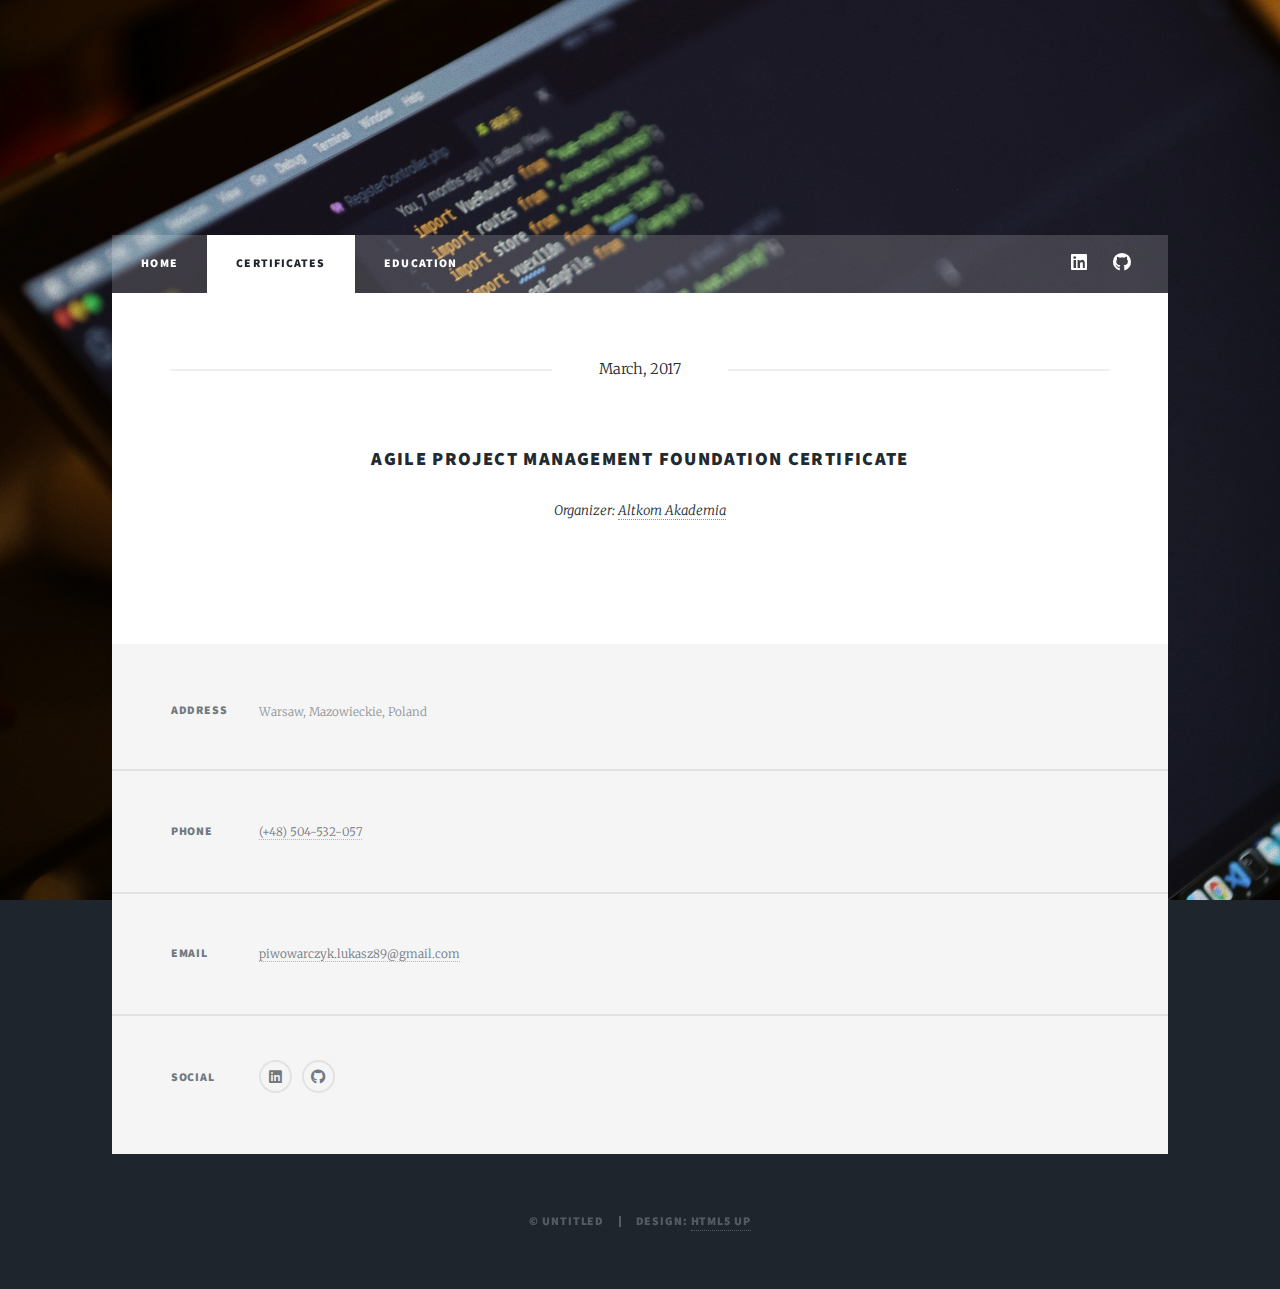
<file: certificates.html>
<!DOCTYPE HTML>
<!--
	Massively by HTML5 UP
	html5up.net | @ajlkn
	Free for personal and commercial use under the CCA 3.0 license (html5up.net/license)
-->
<html>
	<head>
		<title>Certificates</title>
		<meta charset="utf-8" />
		<meta name="viewport" content="width=device-width, initial-scale=1, user-scalable=no" />
		<link rel="stylesheet" href="assets/css/main.css" />
		<noscript><link rel="stylesheet" href="assets/css/noscript.css" /></noscript>
	</head>
	<body class="is-preload">

		<!-- Wrapper -->
			<div id="wrapper">

				<!-- Header -->
				<header id="header"></header>

				<!-- Nav -->
				<nav id="nav">
					<ul class="links">
						<li><a href="index.html">Home</a></li>
						<li class="active"><a href="certificates.html">Certificates</a></li>
						<li><a href="education.html">Education</a></li>
					</ul>
					<ul class="icons">
						<li><a href="https://www.linkedin.com/in/lukasz-piwowarczyk-mobile-app-developer/" class="icon brands fa-linkedin"><span class="label">LinkedIn</span></a></li>
						<li><a href="https://github.com/LukaszPiwowarczyk" class="icon brands fa-github"><span class="label">GitHub</span></a></li>
					</ul>
				</nav>

				<!-- Main -->
					<div id="main">

						<!-- Post -->
							<section class="post">
								<header class="major">
									<span class="date">March, 2017</span>
									<h3>Agile Project Management Foundation Certificate</h3>
									<p>Organizer: <a href="https://www.altkomakademia.pl/">Altkom Akademia</a></p>
									<a href="https://www.altkomakademia.pl/"></a>
								</header>
								<!-- <div class="image main"><img src="images/pic01.jpg" alt="" /></div>
								<p>Donec eget ex magna. Interdum et malesuada et nullam.</p>
								<p>Lorem ipsum dolor sit amet, consectetur adipis.</p> -->
							</section>

					</div>

				<!-- Footer -->
				<footer id="footer">
					<section class="split contact">
						<section class="alt">
							<h3>Address</h3>
							<p>Warsaw, Mazowieckie, Poland</p>
						</section>
						<section>
							<h3>Phone</h3>
							<p><a>(+48) 504-532-057</a></p>
						</section>
						<section>
							<h3>Email</h3>
							<p><a>piwowarczyk.lukasz89@gmail.com</a></p>
						</section>
						<section>
							<h3>Social</h3>
							<ul class="icons alt">
								<li><a href="https://www.linkedin.com/in/lukasz-piwowarczyk-mobile-app-developer/" class="icon brands alt fa-linkedin"><span class="label">LinkedIn</span></a></li>
								<li><a href="https://github.com/LukaszPiwowarczyk" class="icon brands alt fa-github"><span class="label">GitHub</span></a></li>
							</ul>
						</section>
					</section>
				</footer>

				<!-- Copyright -->
					<div id="copyright">
						<ul><li>&copy; Untitled</li><li>Design: <a href="https://html5up.net">HTML5 UP</a></li></ul>
					</div>

			</div>

		<!-- Scripts -->
			<script src="assets/js/jquery.min.js"></script>
			<script src="assets/js/jquery.scrollex.min.js"></script>
			<script src="assets/js/jquery.scrolly.min.js"></script>
			<script src="assets/js/browser.min.js"></script>
			<script src="assets/js/breakpoints.min.js"></script>
			<script src="assets/js/util.js"></script>
			<script src="assets/js/main.js"></script>

	</body>
</html>
</file>
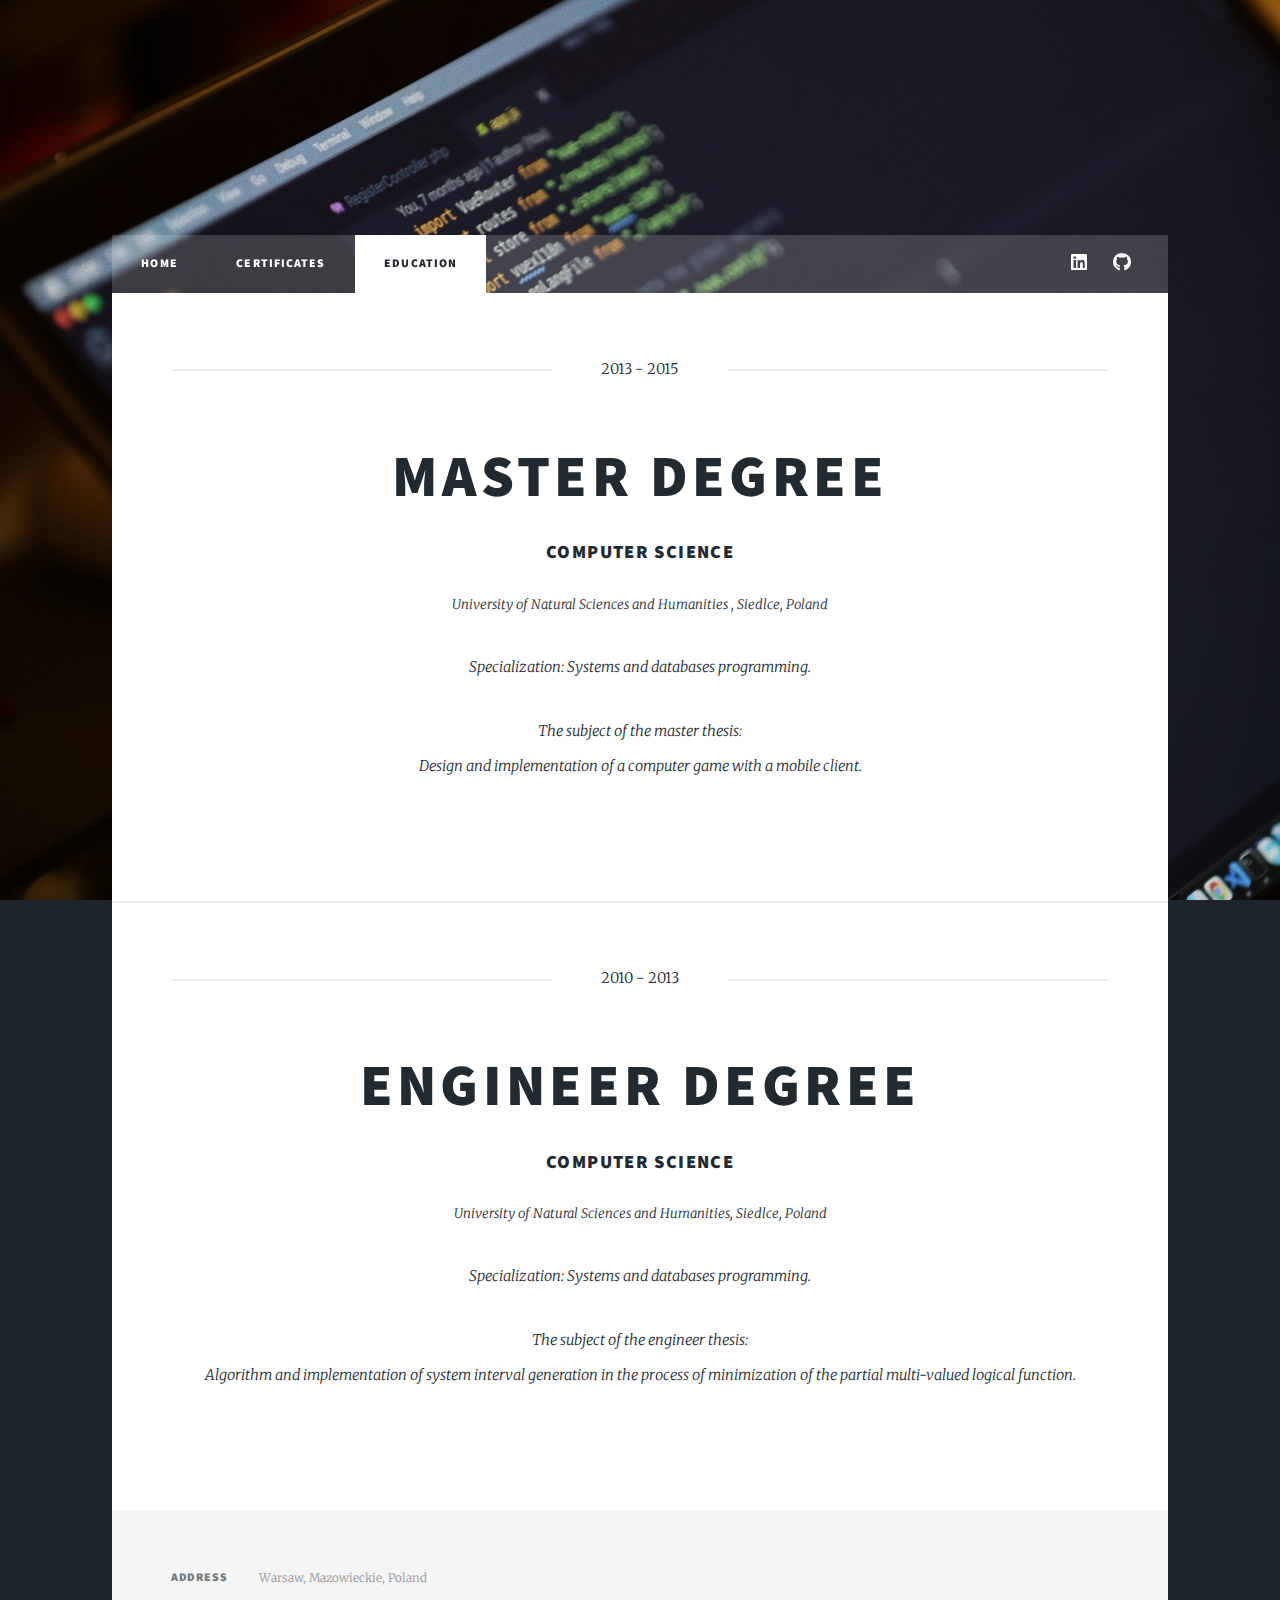
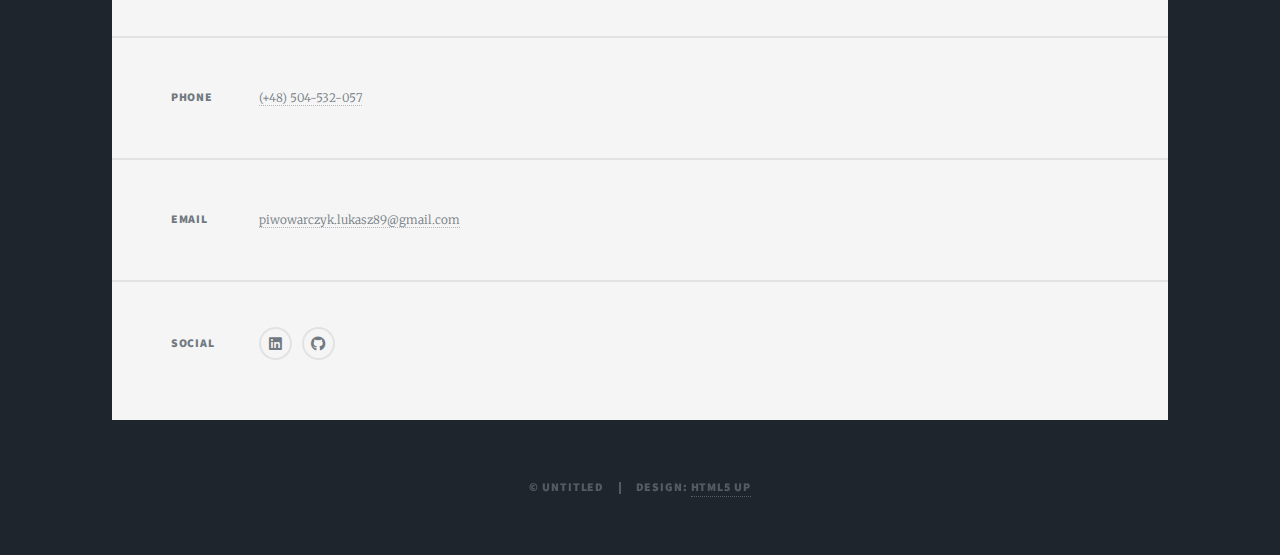
<file: education.html>
<!DOCTYPE HTML>
<!--
	Massively by HTML5 UP
	html5up.net | @ajlkn
	Free for personal and commercial use under the CCA 3.0 license (html5up.net/license)
-->
<html>
	<head>
		<title>Education</title>
		<meta charset="utf-8" />
		<meta name="viewport" content="width=device-width, initial-scale=1, user-scalable=no" />
		<link rel="stylesheet" href="assets/css/main.css" />
		<noscript><link rel="stylesheet" href="assets/css/noscript.css" /></noscript>
	</head>
	<body class="is-preload">

		<!-- Wrapper -->
			<div id="wrapper">

				<!-- Header -->
				<header id="header"></header>

				<!-- Nav -->
				<nav id="nav">
					<ul class="links">
						<li><a href="index.html">Home</a></li>
						<li><a href="certificates.html">Certificates</a></li>
						<li class="active"><a href="education.html">Education</a></li>
					</ul>
					<ul class="icons">
						<li><a href="https://www.linkedin.com/in/lukasz-piwowarczyk-mobile-app-developer/" class="icon brands fa-linkedin"><span class="label">LinkedIn</span></a></li>
						<li><a href="https://github.com/LukaszPiwowarczyk" class="icon brands fa-github"><span class="label">GitHub</span></a></li>
					</ul>
				</nav>

				<!-- Main -->
					<div id="main">

						<!-- Post -->
							<section class="post">
								<header class="major">
									<span class="date">2013 - 2015</span>
									<h1>Master Degree</h1>
									<h3>Computer Science</h3>
									<p>	University of Natural Sciences and Humanities , Siedlce, Poland</p>
									<p>Specialization: Systems and databases programming.</p>
									<p>The subject of the master thesis:<br />
										Design and implementation of a computer game with a mobile client.</p>
								</header>
								<!-- <div class="image main"><img src="images/pic01.jpg" alt="" /></div>
								<p>Donec eget ex magna. Interdum et malesuada fames ac ante ipsum primis in faucibus. 
									Pellentesque venenatis dolor imperdiet dolor mattis sagittis.
								</p> -->
								
							</section>

							<section class="post">
								<header class="major">
									<span class="date">2010 - 2013</span>
									<h1>Engineer Degree</h1>
									<h3>Computer Science</h3>
									<p>University of Natural Sciences and Humanities, Siedlce, Poland</p>
									<p>Specialization: Systems and databases programming.</p>
									<p>The subject of the engineer thesis:<br />
										Algorithm and implementation of system interval generation
										in the process of minimization of the partial multi-valued logical function.</p>
								</header>
								<!-- <div class="image main"><img src="images/pic01.jpg" alt="" /></div>
								<p>Donec eget ex magna. Interdum et malesuada fames ac ante ipsum primis in faucibus. 
									Pellentesque venenatis dolor imperdiet dolor mattis sagittis. 
								</p> -->
								</section>

					</div>

				<!-- Footer -->
				<footer id="footer">
					<section class="split contact">
						<section class="alt">
							<h3>Address</h3>
							<p>Warsaw, Mazowieckie, Poland</p>
						</section>
						<section>
							<h3>Phone</h3>
							<p><a>(+48) 504-532-057</a></p>
						</section>
						<section>
							<h3>Email</h3>
							<p><a>piwowarczyk.lukasz89@gmail.com</a></p>
						</section>
						<section>
							<h3>Social</h3>
							<ul class="icons alt">
								<li><a href="https://www.linkedin.com/in/lukasz-piwowarczyk-mobile-app-developer/" class="icon brands alt fa-linkedin"><span class="label">LinkedIn</span></a></li>
								<li><a href="https://github.com/LukaszPiwowarczyk" class="icon brands alt fa-github"><span class="label">GitHub</span></a></li>
							</ul>
						</section>
					</section>
				</footer>

				<!-- Copyright -->
					<div id="copyright">
						<ul><li>&copy; Untitled</li><li>Design: <a href="https://html5up.net">HTML5 UP</a></li></ul>
					</div>

			</div>

		<!-- Scripts -->
			<script src="assets/js/jquery.min.js"></script>
			<script src="assets/js/jquery.scrollex.min.js"></script>
			<script src="assets/js/jquery.scrolly.min.js"></script>
			<script src="assets/js/browser.min.js"></script>
			<script src="assets/js/breakpoints.min.js"></script>
			<script src="assets/js/util.js"></script>
			<script src="assets/js/main.js"></script>

	</body>
</html>
</file>
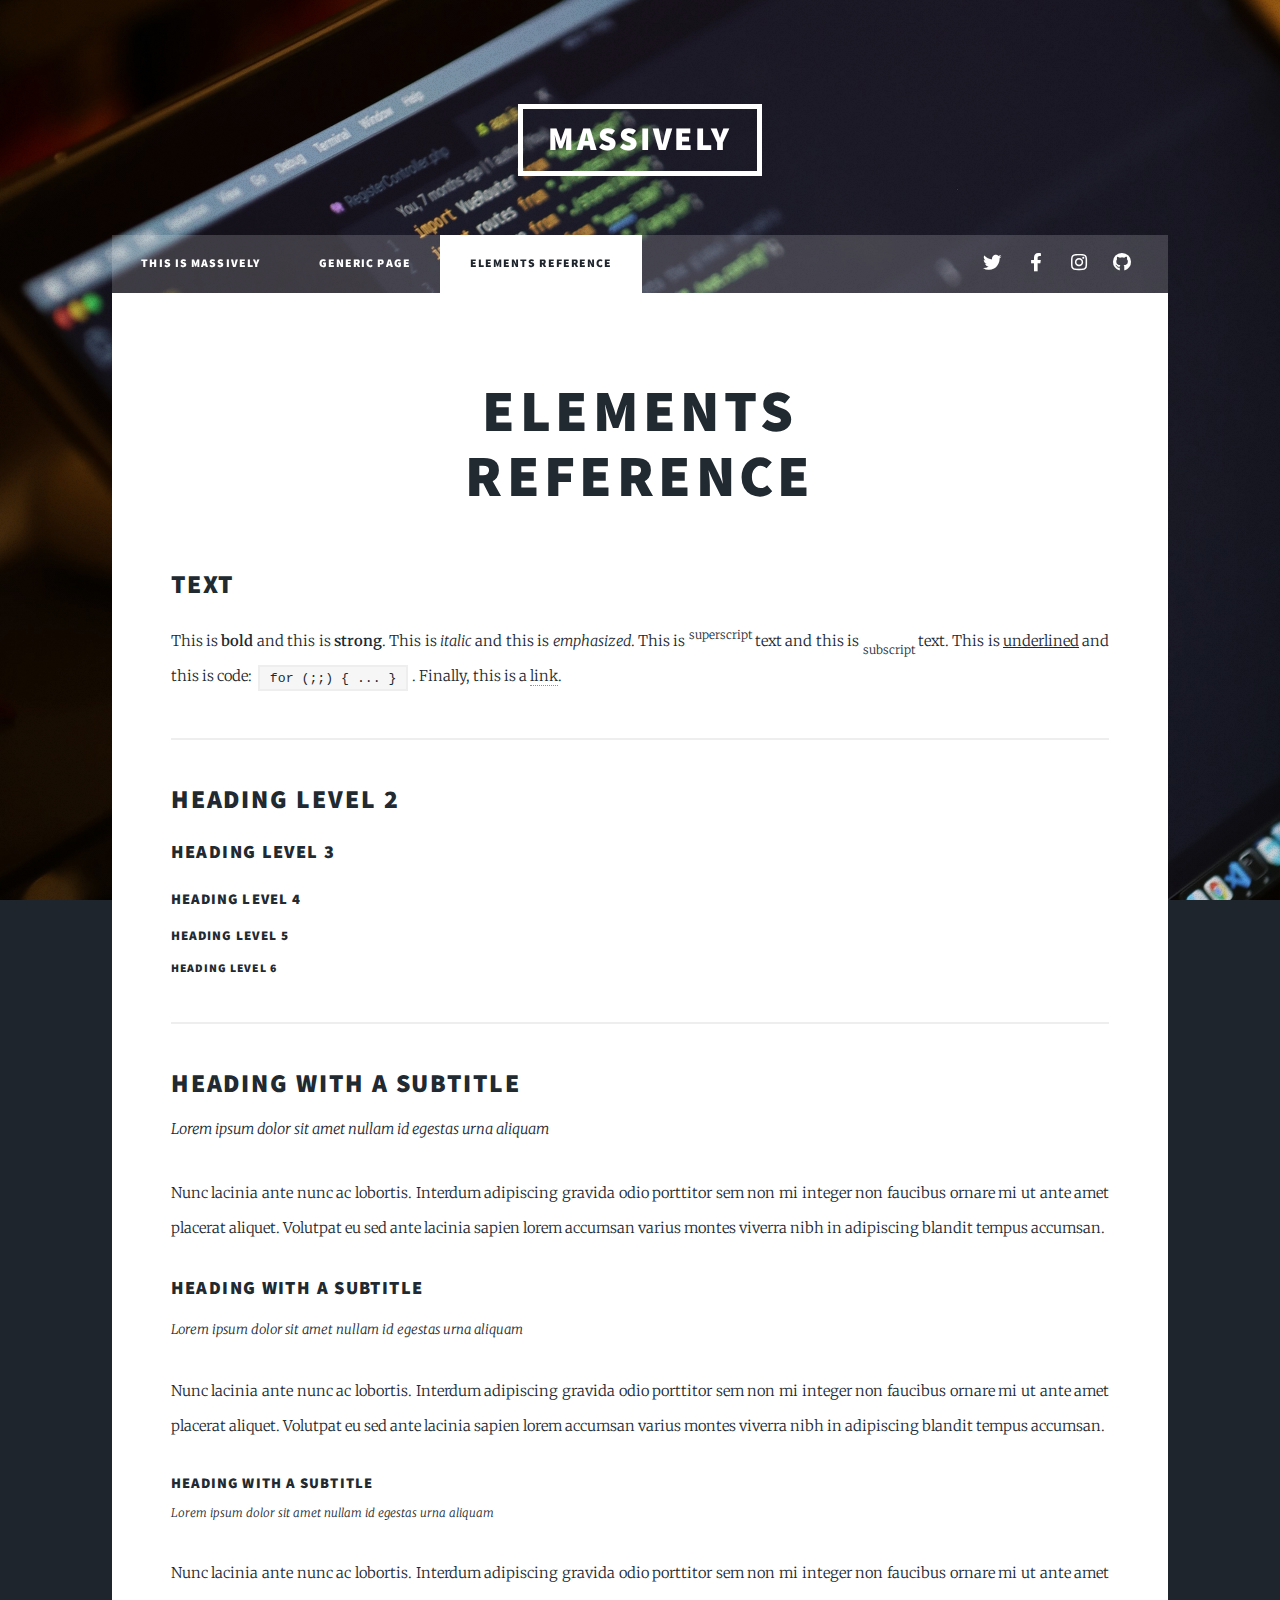
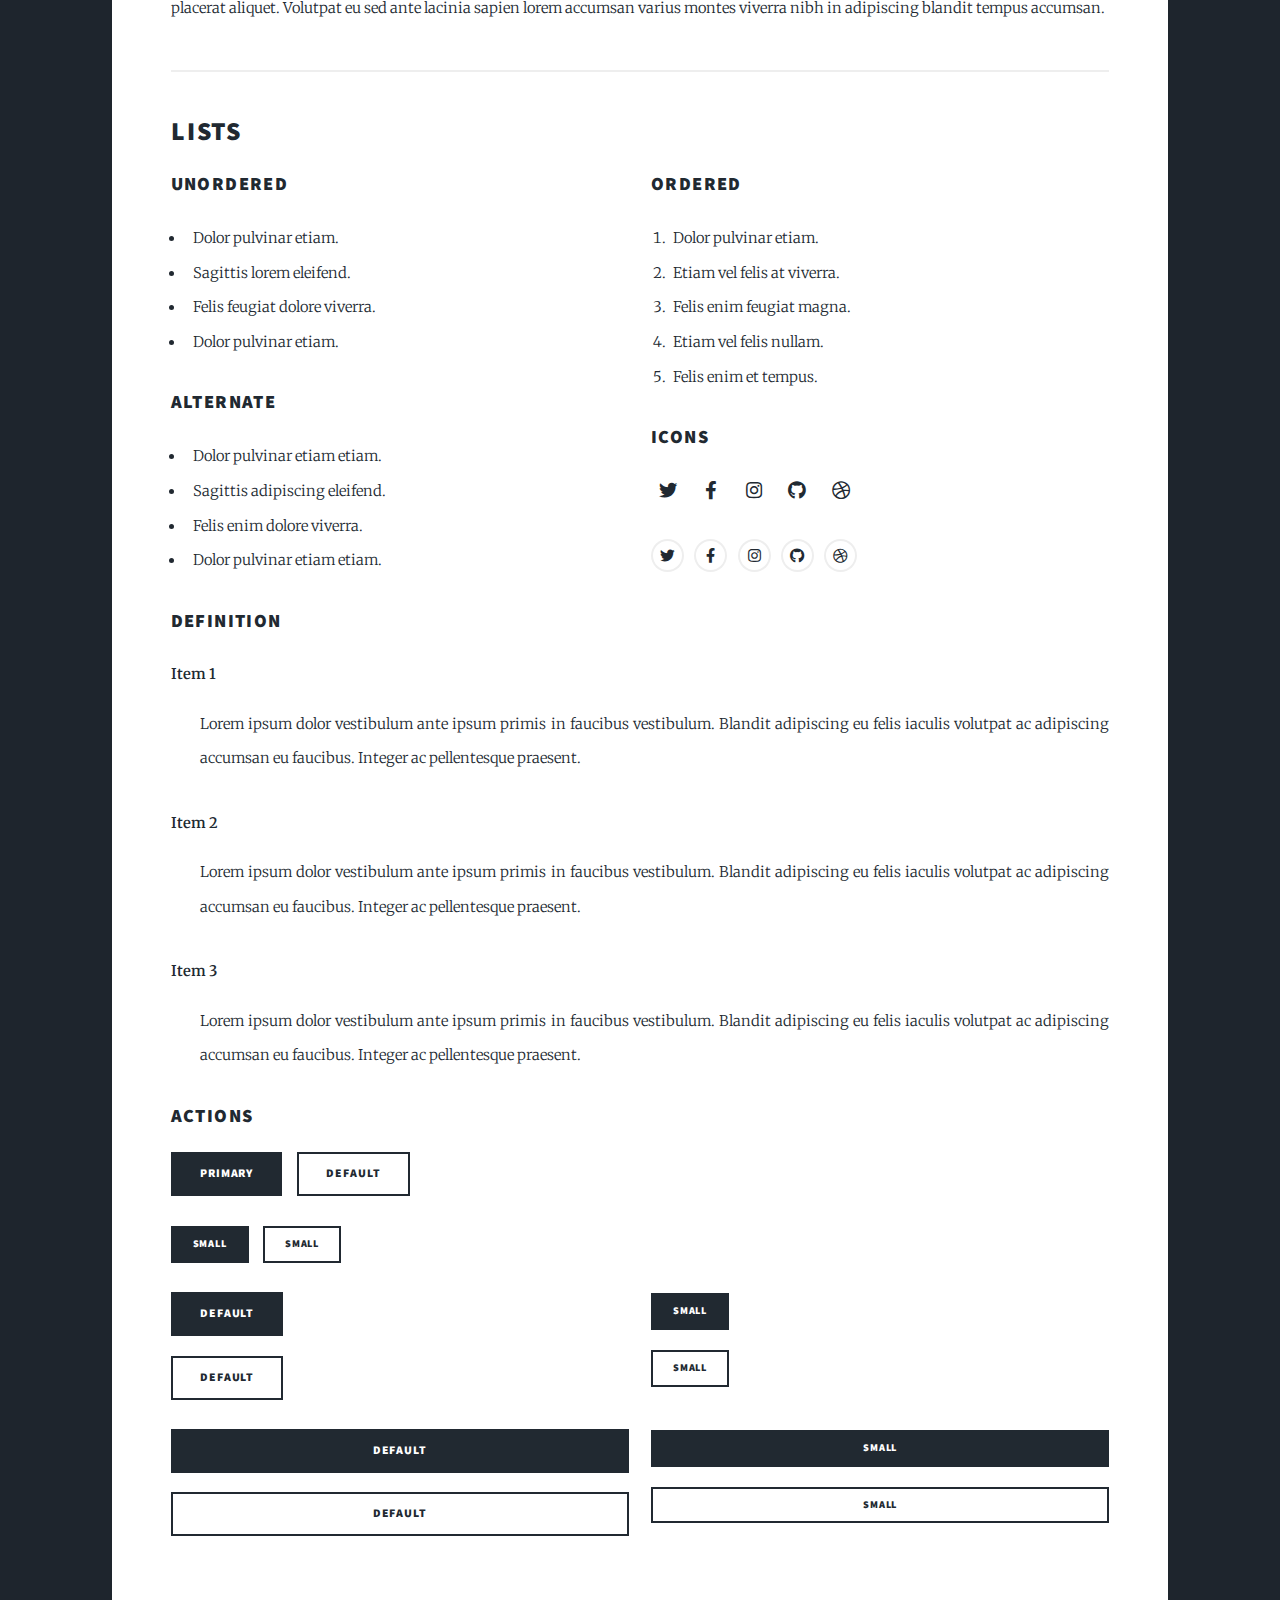
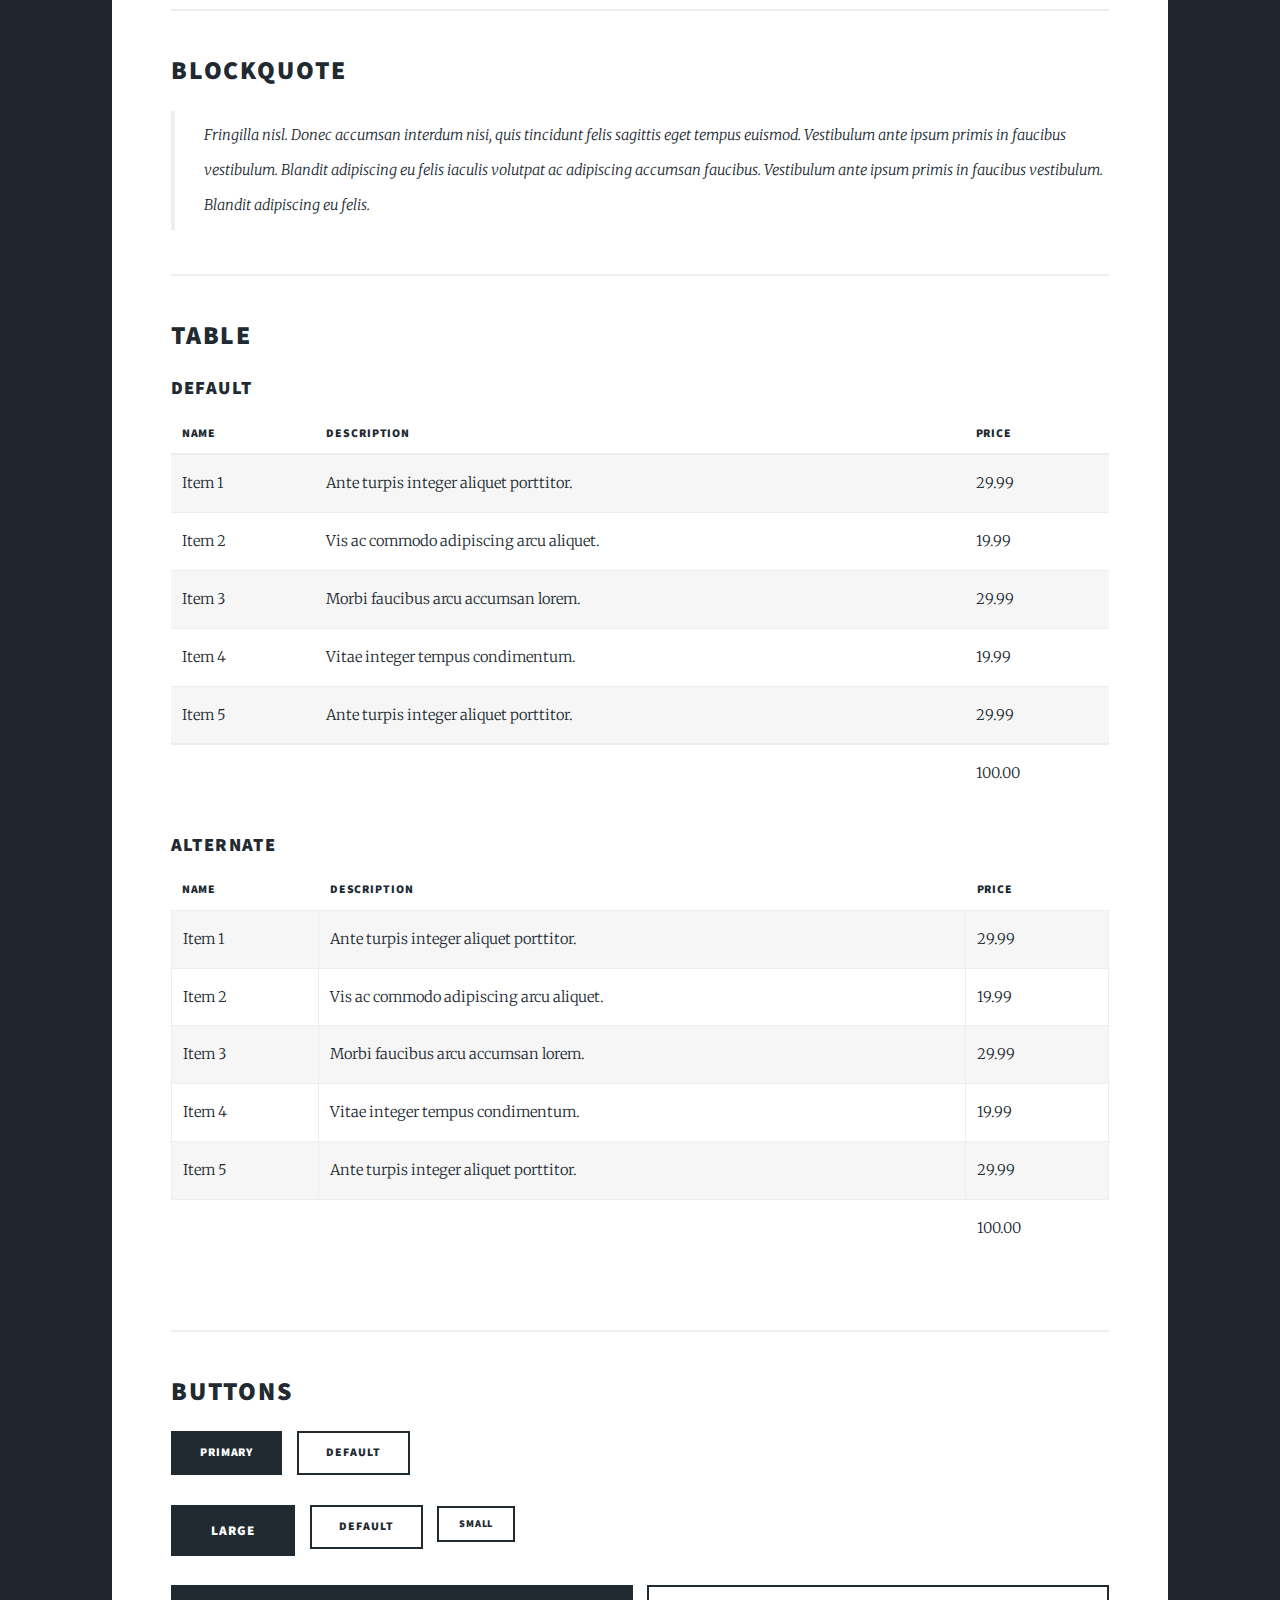
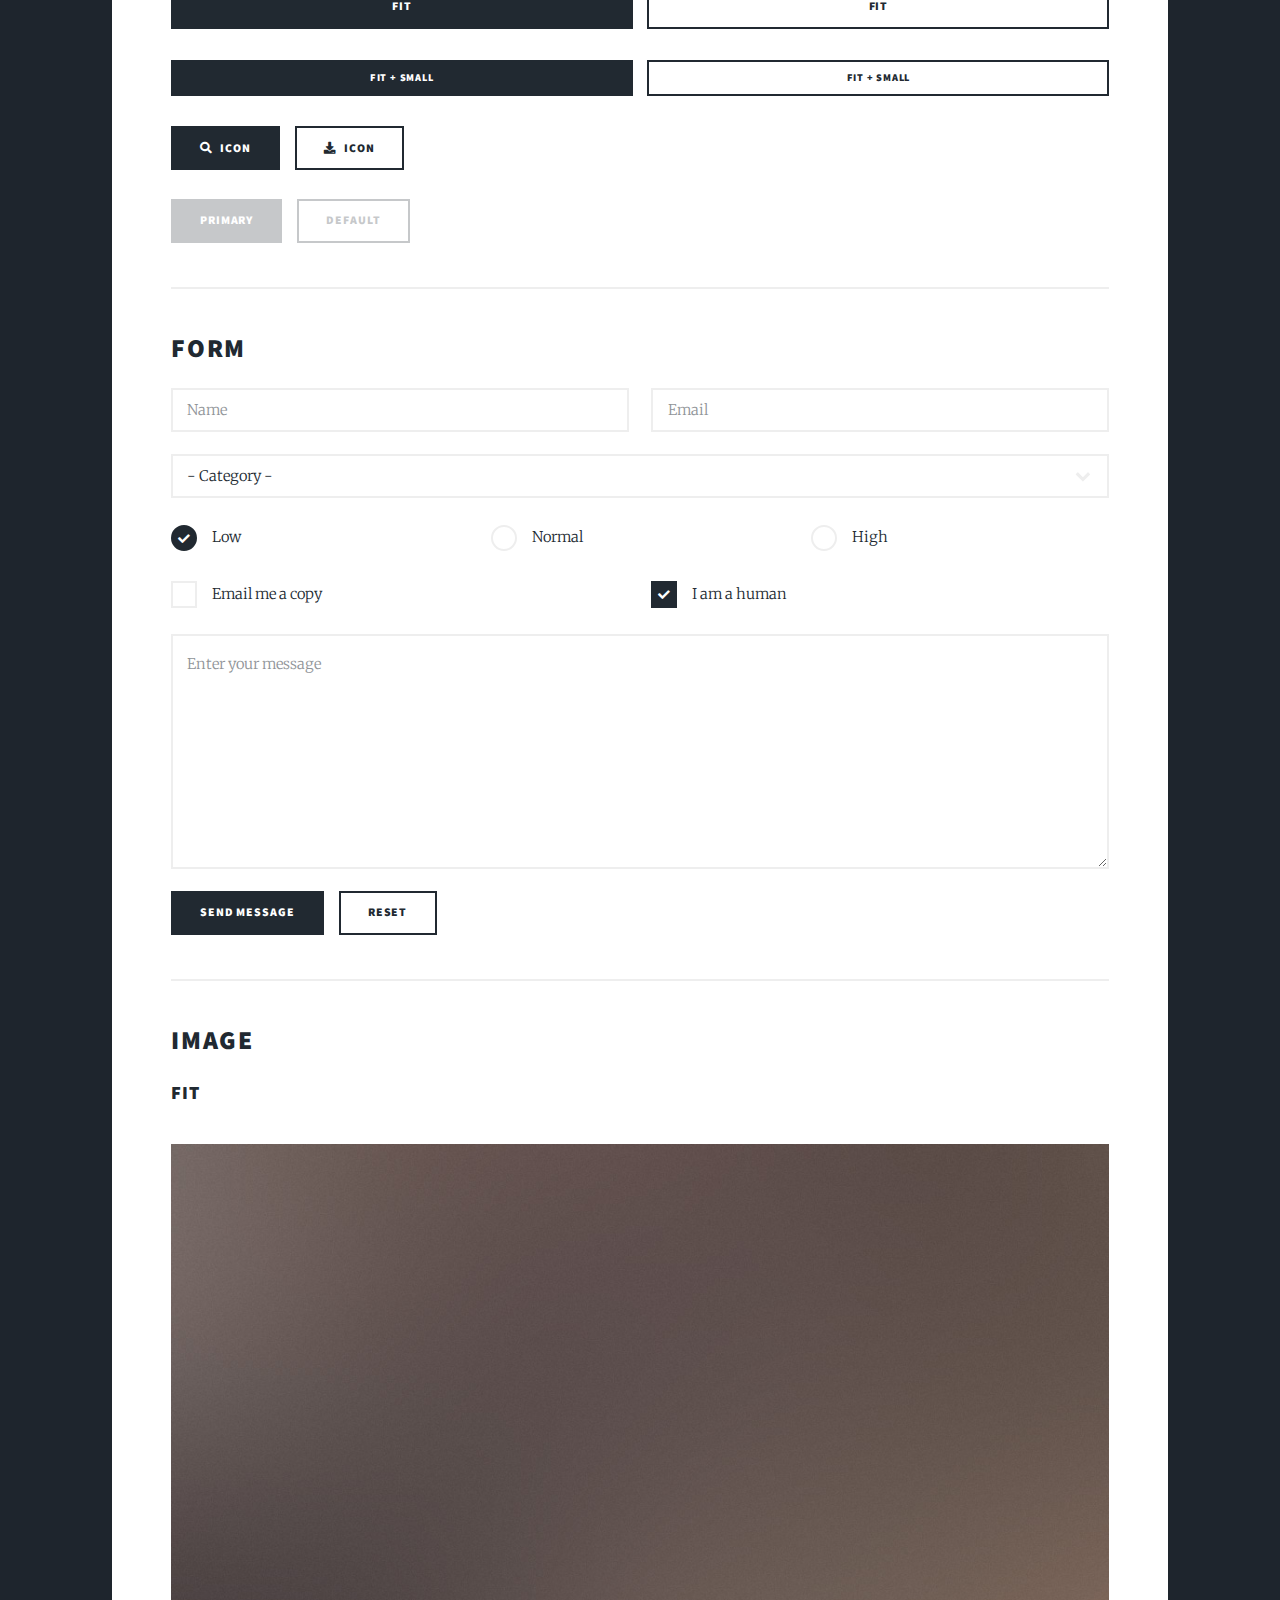
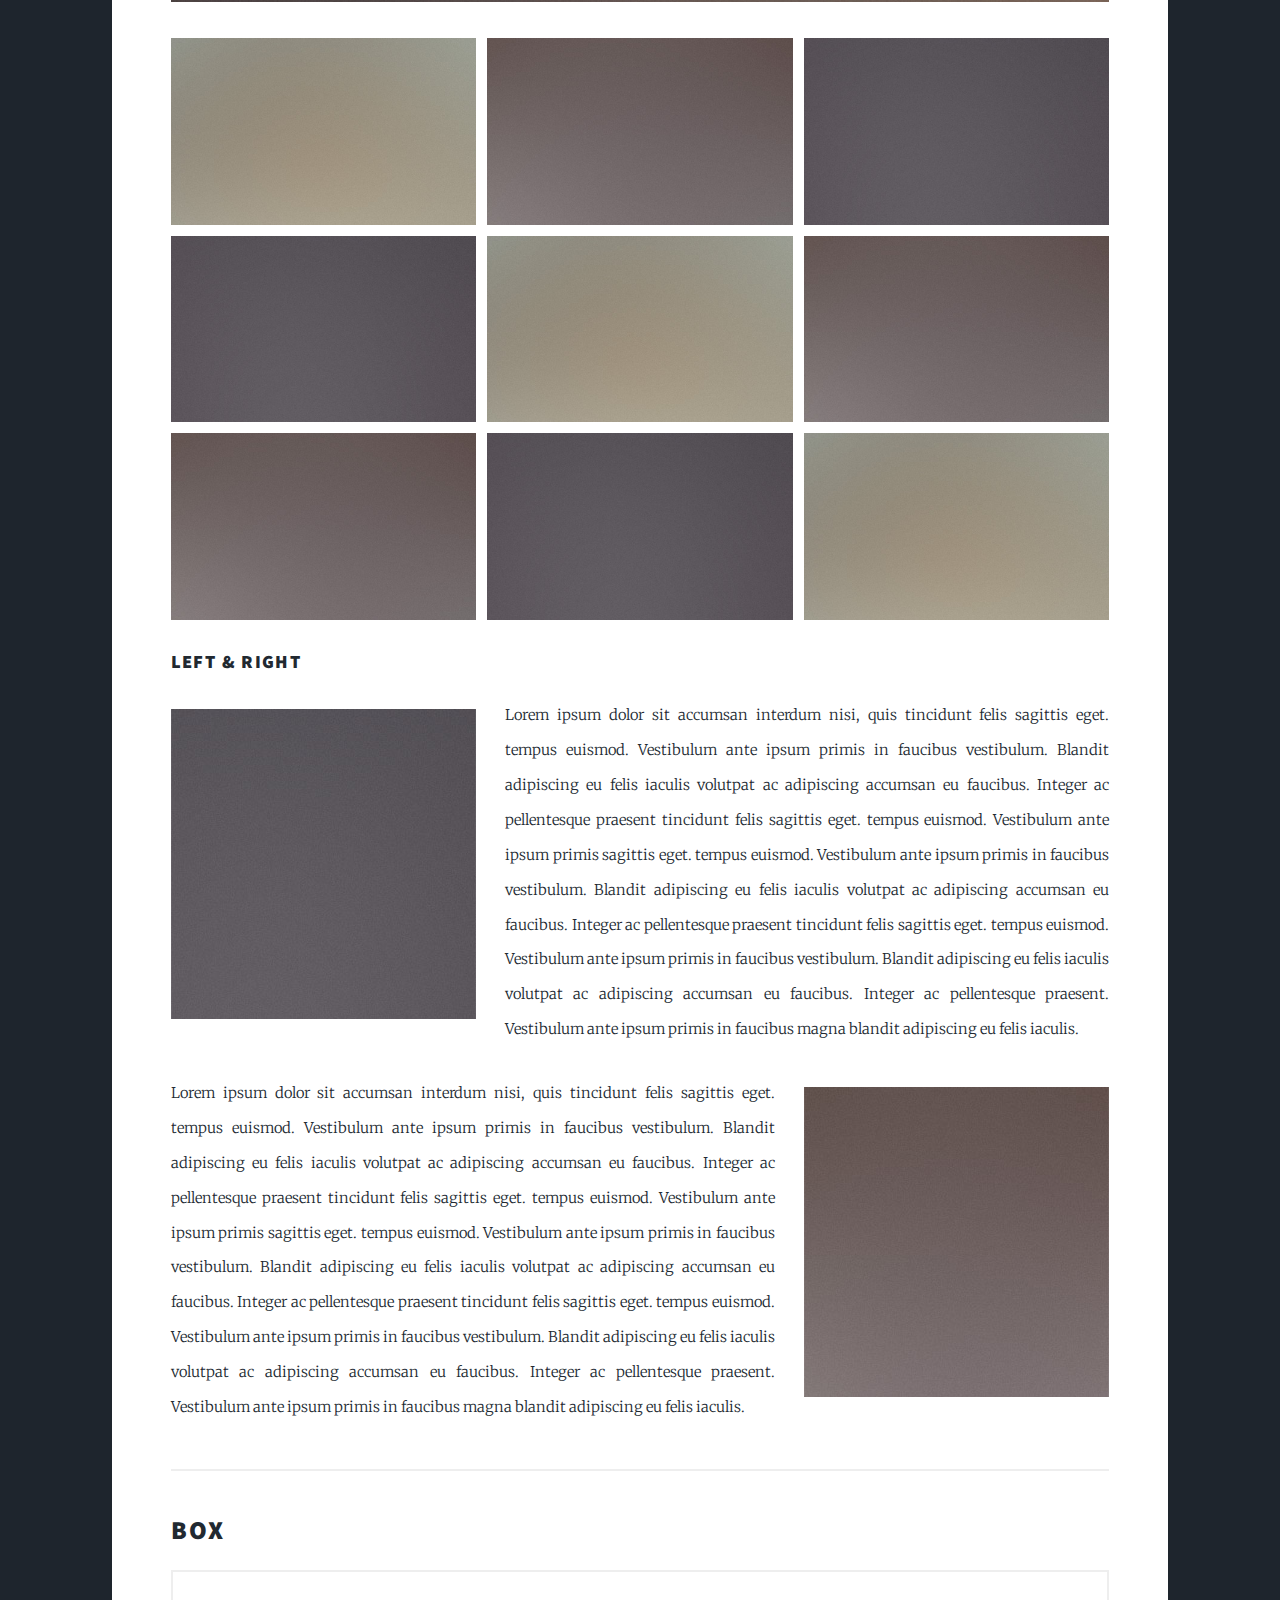
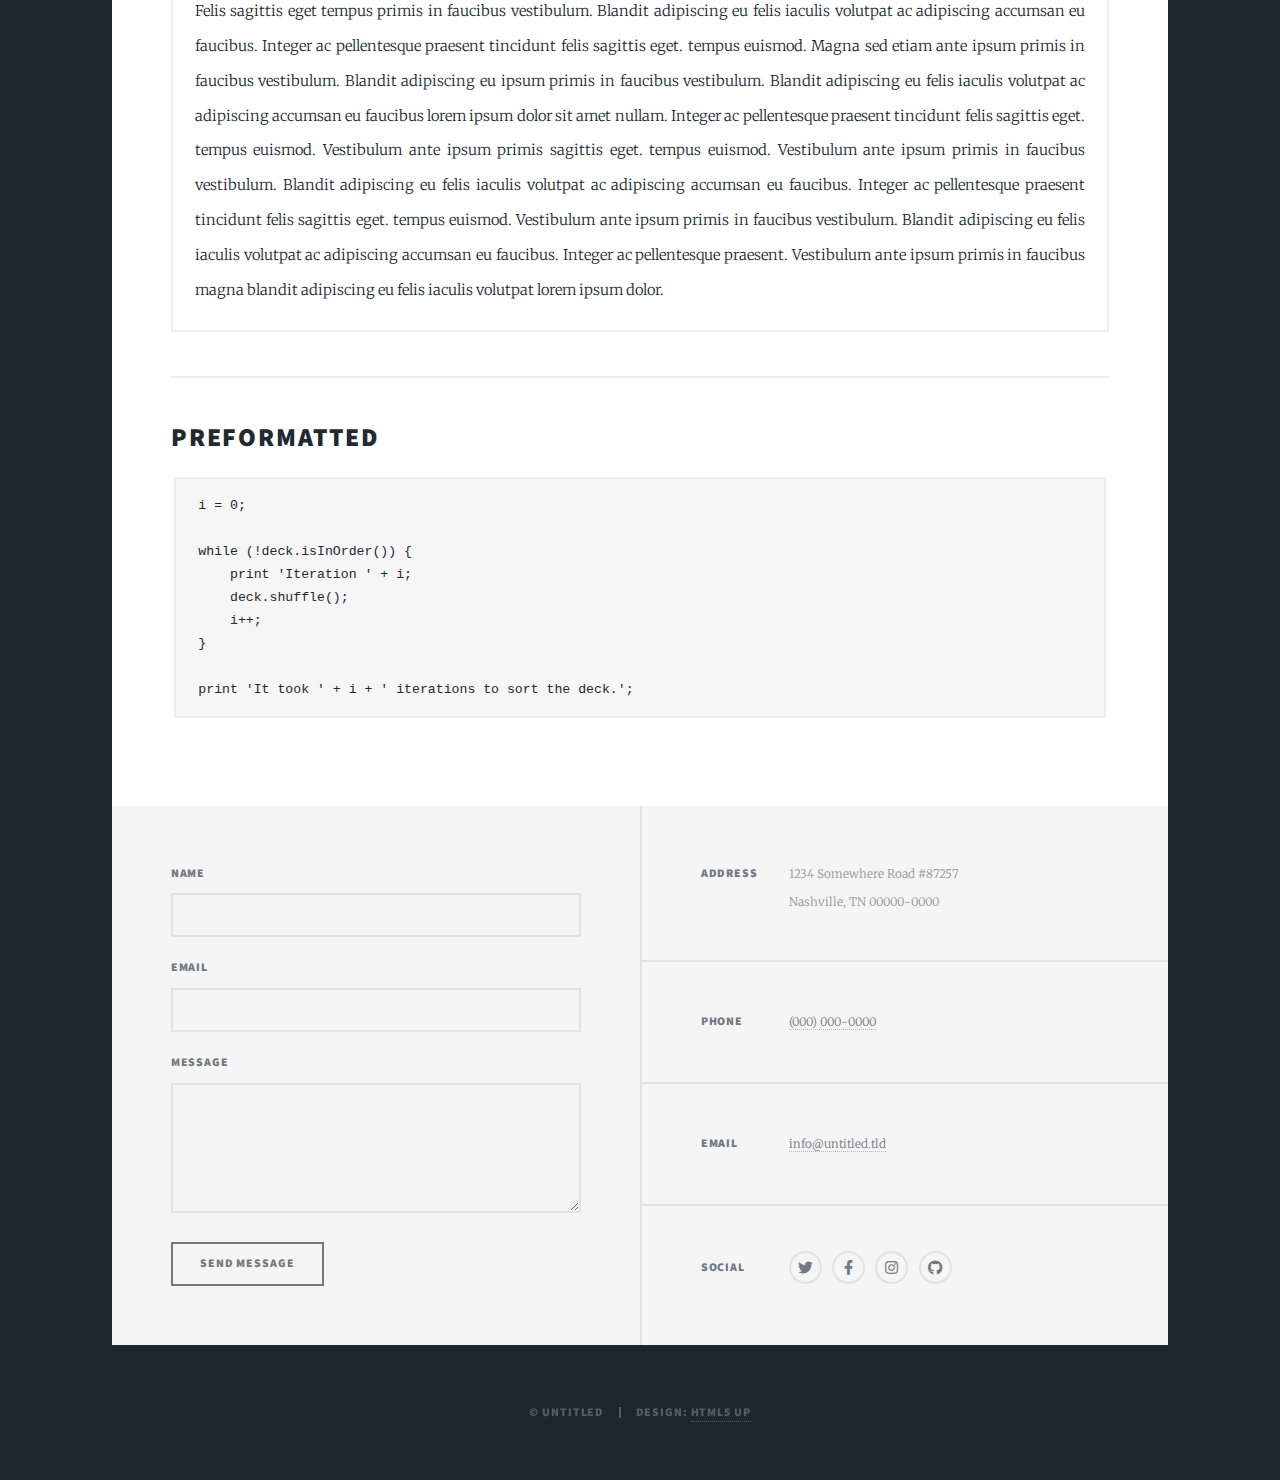
<file: elements.html>
<!DOCTYPE HTML>
<!--
	Massively by HTML5 UP
	html5up.net | @ajlkn
	Free for personal and commercial use under the CCA 3.0 license (html5up.net/license)
-->
<html>
	<head>
		<title>Elements Reference - Massively by HTML5 UP</title>
		<meta charset="utf-8" />
		<meta name="viewport" content="width=device-width, initial-scale=1, user-scalable=no" />
		<link rel="stylesheet" href="assets/css/main.css" />
		<noscript><link rel="stylesheet" href="assets/css/noscript.css" /></noscript>
	</head>
	<body class="is-preload">

		<!-- Wrapper -->
			<div id="wrapper">

				<!-- Header -->
					<header id="header">
						<a href="index.html" class="logo">Massively</a>
					</header>

				<!-- Nav -->
					<nav id="nav">
						<ul class="links">
							<li><a href="index.html">This is Massively</a></li>
							<li><a href="generic.html">Generic Page</a></li>
							<li class="active"><a href="elements.html">Elements Reference</a></li>
						</ul>
						<ul class="icons">
							<li><a href="#" class="icon brands fa-twitter"><span class="label">Twitter</span></a></li>
							<li><a href="#" class="icon brands fa-facebook-f"><span class="label">Facebook</span></a></li>
							<li><a href="#" class="icon brands fa-instagram"><span class="label">Instagram</span></a></li>
							<li><a href="#" class="icon brands fa-github"><span class="label">GitHub</span></a></li>
						</ul>
					</nav>

				<!-- Main -->
					<div id="main">

						<!-- Post -->
							<section class="post">
								<header class="major">
									<h1>Elements<br />
									Reference</h1>
								</header>

								<!-- Text stuff -->
									<h2>Text</h2>
									<p>This is <b>bold</b> and this is <strong>strong</strong>. This is <i>italic</i> and this is <em>emphasized</em>.
									This is <sup>superscript</sup> text and this is <sub>subscript</sub> text.
									This is <u>underlined</u> and this is code: <code>for (;;) { ... }</code>.
									Finally, this is a <a href="#">link</a>.</p>
									<hr />
									<h2>Heading Level 2</h2>
									<h3>Heading Level 3</h3>
									<h4>Heading Level 4</h4>
									<h5>Heading Level 5</h5>
									<h6>Heading Level 6</h6>
									<hr />
									<header>
										<h2>Heading with a Subtitle</h2>
										<p>Lorem ipsum dolor sit amet nullam id egestas urna aliquam</p>
									</header>
									<p>Nunc lacinia ante nunc ac lobortis. Interdum adipiscing gravida odio porttitor sem non mi integer non faucibus ornare mi ut ante amet placerat aliquet. Volutpat eu sed ante lacinia sapien lorem accumsan varius montes viverra nibh in adipiscing blandit tempus accumsan.</p>
									<header>
										<h3>Heading with a Subtitle</h3>
										<p>Lorem ipsum dolor sit amet nullam id egestas urna aliquam</p>
									</header>
									<p>Nunc lacinia ante nunc ac lobortis. Interdum adipiscing gravida odio porttitor sem non mi integer non faucibus ornare mi ut ante amet placerat aliquet. Volutpat eu sed ante lacinia sapien lorem accumsan varius montes viverra nibh in adipiscing blandit tempus accumsan.</p>
									<header>
										<h4>Heading with a Subtitle</h4>
										<p>Lorem ipsum dolor sit amet nullam id egestas urna aliquam</p>
									</header>
									<p>Nunc lacinia ante nunc ac lobortis. Interdum adipiscing gravida odio porttitor sem non mi integer non faucibus ornare mi ut ante amet placerat aliquet. Volutpat eu sed ante lacinia sapien lorem accumsan varius montes viverra nibh in adipiscing blandit tempus accumsan.</p>

									<hr />

								<!-- Lists -->
									<h2>Lists</h2>
									<div class="row">
										<div class="col-6 col-12-small">

											<h3>Unordered</h3>
											<ul>
												<li>Dolor pulvinar etiam.</li>
												<li>Sagittis lorem eleifend.</li>
												<li>Felis feugiat dolore viverra.</li>
												<li>Dolor pulvinar etiam.</li>
											</ul>

											<h3>Alternate</h3>
											<ul class="alt">
												<li>Dolor pulvinar etiam etiam.</li>
												<li>Sagittis adipiscing eleifend.</li>
												<li>Felis enim dolore viverra.</li>
												<li>Dolor pulvinar etiam etiam.</li>
											</ul>

										</div>
										<div class="col-6 col-12-small">

											<h3>Ordered</h3>
											<ol>
												<li>Dolor pulvinar etiam.</li>
												<li>Etiam vel felis at viverra.</li>
												<li>Felis enim feugiat magna.</li>
												<li>Etiam vel felis nullam.</li>
												<li>Felis enim et tempus.</li>
											</ol>

											<h3>Icons</h3>
											<ul class="icons">
												<li><a href="#" class="icon brands fa-twitter"><span class="label">Twitter</span></a></li>
												<li><a href="#" class="icon brands fa-facebook-f"><span class="label">Facebook</span></a></li>
												<li><a href="#" class="icon brands fa-instagram"><span class="label">Instagram</span></a></li>
												<li><a href="#" class="icon brands fa-github"><span class="label">Github</span></a></li>
												<li><a href="#" class="icon brands fa-dribbble"><span class="label">Dribbble</span></a></li>
											</ul>
											<ul class="icons alt">
												<li><a href="#" class="icon brands alt fa-twitter"><span class="label">Twitter</span></a></li>
												<li><a href="#" class="icon brands alt fa-facebook-f"><span class="label">Facebook</span></a></li>
												<li><a href="#" class="icon brands alt fa-instagram"><span class="label">Instagram</span></a></li>
												<li><a href="#" class="icon brands alt fa-github"><span class="label">Github</span></a></li>
												<li><a href="#" class="icon brands alt fa-dribbble"><span class="label">Dribbble</span></a></li>
											</ul>

										</div>
									</div>
									<h3>Definition</h3>
									<dl>
										<dt>Item 1</dt>
										<dd>
											<p>Lorem ipsum dolor vestibulum ante ipsum primis in faucibus vestibulum. Blandit adipiscing eu felis iaculis volutpat ac adipiscing accumsan eu faucibus. Integer ac pellentesque praesent.</p>
										</dd>
										<dt>Item 2</dt>
										<dd>
											<p>Lorem ipsum dolor vestibulum ante ipsum primis in faucibus vestibulum. Blandit adipiscing eu felis iaculis volutpat ac adipiscing accumsan eu faucibus. Integer ac pellentesque praesent.</p>
										</dd>
										<dt>Item 3</dt>
										<dd>
											<p>Lorem ipsum dolor vestibulum ante ipsum primis in faucibus vestibulum. Blandit adipiscing eu felis iaculis volutpat ac adipiscing accumsan eu faucibus. Integer ac pellentesque praesent.</p>
										</dd>
									</dl>

									<h3>Actions</h3>
									<ul class="actions">
										<li><a href="#" class="button primary">Primary</a></li>
										<li><a href="#" class="button">Default</a></li>
									</ul>
									<ul class="actions small">
										<li><a href="#" class="button primary small">Small</a></li>
										<li><a href="#" class="button small">Small</a></li>
									</ul>
									<div class="row">
										<div class="col-6 col-12-small">
											<ul class="actions stacked">
												<li><a href="#" class="button primary">Default</a></li>
												<li><a href="#" class="button">Default</a></li>
											</ul>
										</div>
										<div class="col-6 col-12-small">
											<ul class="actions stacked">
												<li><a href="#" class="button primary small">Small</a></li>
												<li><a href="#" class="button small">Small</a></li>
											</ul>
										</div>
									</div>
									<div class="row">
										<div class="col-6 col-12-small">
											<ul class="actions stacked">
												<li><a href="#" class="button primary fit">Default</a></li>
												<li><a href="#" class="button fit">Default</a></li>
											</ul>
										</div>
										<div class="col-6 col-12-small">
											<ul class="actions stacked">
												<li><a href="#" class="button primary small fit">Small</a></li>
												<li><a href="#" class="button small fit">Small</a></li>
											</ul>
										</div>
									</div>

									<hr />

								<!-- Blockquote -->
									<h2>Blockquote</h2>
									<blockquote>Fringilla nisl. Donec accumsan interdum nisi, quis tincidunt felis sagittis eget tempus euismod. Vestibulum ante ipsum primis in faucibus vestibulum. Blandit adipiscing eu felis iaculis volutpat ac adipiscing accumsan faucibus. Vestibulum ante ipsum primis in faucibus vestibulum. Blandit adipiscing eu felis.</blockquote>

									<hr />

								<!-- Table -->
									<h2>Table</h2>

									<h3>Default</h3>
									<div class="table-wrapper">
										<table>
											<thead>
												<tr>
													<th>Name</th>
													<th>Description</th>
													<th>Price</th>
												</tr>
											</thead>
											<tbody>
												<tr>
													<td>Item 1</td>
													<td>Ante turpis integer aliquet porttitor.</td>
													<td>29.99</td>
												</tr>
												<tr>
													<td>Item 2</td>
													<td>Vis ac commodo adipiscing arcu aliquet.</td>
													<td>19.99</td>
												</tr>
												<tr>
													<td>Item 3</td>
													<td> Morbi faucibus arcu accumsan lorem.</td>
													<td>29.99</td>
												</tr>
												<tr>
													<td>Item 4</td>
													<td>Vitae integer tempus condimentum.</td>
													<td>19.99</td>
												</tr>
												<tr>
													<td>Item 5</td>
													<td>Ante turpis integer aliquet porttitor.</td>
													<td>29.99</td>
												</tr>
											</tbody>
											<tfoot>
												<tr>
													<td colspan="2"></td>
													<td>100.00</td>
												</tr>
											</tfoot>
										</table>
									</div>

									<h3>Alternate</h3>
									<div class="table-wrapper">
										<table class="alt">
											<thead>
												<tr>
													<th>Name</th>
													<th>Description</th>
													<th>Price</th>
												</tr>
											</thead>
											<tbody>
												<tr>
													<td>Item 1</td>
													<td>Ante turpis integer aliquet porttitor.</td>
													<td>29.99</td>
												</tr>
												<tr>
													<td>Item 2</td>
													<td>Vis ac commodo adipiscing arcu aliquet.</td>
													<td>19.99</td>
												</tr>
												<tr>
													<td>Item 3</td>
													<td> Morbi faucibus arcu accumsan lorem.</td>
													<td>29.99</td>
												</tr>
												<tr>
													<td>Item 4</td>
													<td>Vitae integer tempus condimentum.</td>
													<td>19.99</td>
												</tr>
												<tr>
													<td>Item 5</td>
													<td>Ante turpis integer aliquet porttitor.</td>
													<td>29.99</td>
												</tr>
											</tbody>
											<tfoot>
												<tr>
													<td colspan="2"></td>
													<td>100.00</td>
												</tr>
											</tfoot>
										</table>
									</div>

									<hr />

								<!-- Buttons -->
									<h2>Buttons</h2>
									<ul class="actions">
										<li><a href="#" class="button primary">Primary</a></li>
										<li><a href="#" class="button">Default</a></li>
									</ul>
									<ul class="actions">
										<li><a href="#" class="button primary large">Large</a></li>
										<li><a href="#" class="button">Default</a></li>
										<li><a href="#" class="button small">Small</a></li>
									</ul>
									<ul class="actions fit">
										<li><a href="#" class="button primary fit">Fit</a></li>
										<li><a href="#" class="button fit">Fit</a></li>
									</ul>
									<ul class="actions fit small">
										<li><a href="#" class="button primary fit small">Fit + Small</a></li>
										<li><a href="#" class="button fit small">Fit + Small</a></li>
									</ul>
									<ul class="actions">
										<li><a href="#" class="button primary icon solid fa-search">Icon</a></li>
										<li><a href="#" class="button icon solid fa-download">Icon</a></li>
									</ul>
									<ul class="actions">
										<li><span class="button primary disabled">Primary</span></li>
										<li><span class="button disabled">Default</span></li>
									</ul>

									<hr />

								<!-- Form -->
									<h2>Form</h2>

									<form method="post" action="#">
										<div class="row gtr-uniform">
											<div class="col-6 col-12-xsmall">
												<input type="text" name="demo-name" id="demo-name" value="" placeholder="Name" />
											</div>
											<div class="col-6 col-12-xsmall">
												<input type="email" name="demo-email" id="demo-email" value="" placeholder="Email" />
											</div>
											<!-- Break -->
											<div class="col-12">
												<select name="demo-category" id="demo-category">
													<option value="">- Category -</option>
													<option value="1">Manufacturing</option>
													<option value="1">Shipping</option>
													<option value="1">Administration</option>
													<option value="1">Human Resources</option>
												</select>
											</div>
											<!-- Break -->
											<div class="col-4 col-12-small">
												<input type="radio" id="demo-priority-low" name="demo-priority" checked>
												<label for="demo-priority-low">Low</label>
											</div>
											<div class="col-4 col-12-small">
												<input type="radio" id="demo-priority-normal" name="demo-priority">
												<label for="demo-priority-normal">Normal</label>
											</div>
											<div class="col-4 col-12-small">
												<input type="radio" id="demo-priority-high" name="demo-priority">
												<label for="demo-priority-high">High</label>
											</div>
											<!-- Break -->
											<div class="col-6 col-12-small">
												<input type="checkbox" id="demo-copy" name="demo-copy">
												<label for="demo-copy">Email me a copy</label>
											</div>
											<div class="col-6 col-12-small">
												<input type="checkbox" id="demo-human" name="demo-human" checked>
												<label for="demo-human">I am a human</label>
											</div>
											<!-- Break -->
											<div class="col-12">
												<textarea name="demo-message" id="demo-message" placeholder="Enter your message" rows="6"></textarea>
											</div>
											<!-- Break -->
											<div class="col-12">
												<ul class="actions">
													<li><input type="submit" value="Send Message" class="primary" /></li>
													<li><input type="reset" value="Reset" /></li>
												</ul>
											</div>
										</div>
									</form>

									<hr />

								<!-- Image -->
									<h2>Image</h2>

									<h3>Fit</h3>
									<span class="image fit"><img src="images/pic01.jpg" alt="" /></span>
									<div class="box alt">
										<div class="row gtr-50 gtr-uniform">
											<div class="col-4"><span class="image fit"><img src="images/pic02.jpg" alt="" /></span></div>
											<div class="col-4"><span class="image fit"><img src="images/pic03.jpg" alt="" /></span></div>
											<div class="col-4"><span class="image fit"><img src="images/pic04.jpg" alt="" /></span></div>
											<!-- Break -->
											<div class="col-4"><span class="image fit"><img src="images/pic04.jpg" alt="" /></span></div>
											<div class="col-4"><span class="image fit"><img src="images/pic02.jpg" alt="" /></span></div>
											<div class="col-4"><span class="image fit"><img src="images/pic03.jpg" alt="" /></span></div>
											<!-- Break -->
											<div class="col-4"><span class="image fit"><img src="images/pic03.jpg" alt="" /></span></div>
											<div class="col-4"><span class="image fit"><img src="images/pic04.jpg" alt="" /></span></div>
											<div class="col-4"><span class="image fit"><img src="images/pic02.jpg" alt="" /></span></div>
										</div>
									</div>

									<h3>Left &amp; Right</h3>
									<p><span class="image left"><img src="images/pic08.jpg" alt="" /></span>Lorem ipsum dolor sit accumsan interdum nisi, quis tincidunt felis sagittis eget. tempus euismod. Vestibulum ante ipsum primis in faucibus vestibulum. Blandit adipiscing eu felis iaculis volutpat ac adipiscing accumsan eu faucibus. Integer ac pellentesque praesent tincidunt felis sagittis eget. tempus euismod. Vestibulum ante ipsum primis sagittis eget. tempus euismod. Vestibulum ante ipsum primis in faucibus vestibulum. Blandit adipiscing eu felis iaculis volutpat ac adipiscing accumsan eu faucibus. Integer ac pellentesque praesent tincidunt felis sagittis eget. tempus euismod. Vestibulum ante ipsum primis in faucibus vestibulum. Blandit adipiscing eu felis iaculis volutpat ac adipiscing accumsan eu faucibus. Integer ac pellentesque praesent. Vestibulum ante ipsum primis in faucibus magna blandit adipiscing eu felis iaculis.</p>
									<p><span class="image right"><img src="images/pic09.jpg" alt="" /></span>Lorem ipsum dolor sit accumsan interdum nisi, quis tincidunt felis sagittis eget. tempus euismod. Vestibulum ante ipsum primis in faucibus vestibulum. Blandit adipiscing eu felis iaculis volutpat ac adipiscing accumsan eu faucibus. Integer ac pellentesque praesent tincidunt felis sagittis eget. tempus euismod. Vestibulum ante ipsum primis sagittis eget. tempus euismod. Vestibulum ante ipsum primis in faucibus vestibulum. Blandit adipiscing eu felis iaculis volutpat ac adipiscing accumsan eu faucibus. Integer ac pellentesque praesent tincidunt felis sagittis eget. tempus euismod. Vestibulum ante ipsum primis in faucibus vestibulum. Blandit adipiscing eu felis iaculis volutpat ac adipiscing accumsan eu faucibus. Integer ac pellentesque praesent. Vestibulum ante ipsum primis in faucibus magna blandit adipiscing eu felis iaculis.</p>

									<hr />

								<!-- Box -->
									<h2>Box</h2>
									<div class="box">
										<p>Felis sagittis eget tempus primis in faucibus vestibulum. Blandit adipiscing eu felis iaculis volutpat ac adipiscing accumsan eu faucibus. Integer ac pellentesque praesent tincidunt felis sagittis eget. tempus euismod. Magna sed etiam ante ipsum primis in faucibus vestibulum. Blandit adipiscing eu ipsum primis in faucibus vestibulum. Blandit adipiscing eu felis iaculis volutpat ac adipiscing accumsan eu faucibus lorem ipsum dolor sit amet nullam. Integer ac pellentesque praesent tincidunt felis sagittis eget. tempus euismod. Vestibulum ante ipsum primis sagittis eget. tempus euismod. Vestibulum ante ipsum primis in faucibus vestibulum. Blandit adipiscing eu felis iaculis volutpat ac adipiscing accumsan eu faucibus. Integer ac pellentesque praesent tincidunt felis sagittis eget. tempus euismod. Vestibulum ante ipsum primis in faucibus vestibulum. Blandit adipiscing eu felis iaculis volutpat ac adipiscing accumsan eu faucibus. Integer ac pellentesque praesent. Vestibulum ante ipsum primis in faucibus magna blandit adipiscing eu felis iaculis volutpat lorem ipsum dolor.</p>
									</div>

									<hr />

								<!-- Preformatted Code -->
									<h2>Preformatted</h2>
									<pre><code>i = 0;

while (!deck.isInOrder()) {
    print 'Iteration ' + i;
    deck.shuffle();
    i++;
}

print 'It took ' + i + ' iterations to sort the deck.';
</code></pre>

							</section>

					</div>

					<!-- Pagination element -->
							<!-- <footer>
								<div class="pagination">
									<a href="#" class="previous">Prev</a>
									<a href="#" class="page active">1</a>
									<a href="#" class="page">2</a>
									<a href="#" class="page">3</a>
									<span class="extra">&hellip;</span>
									<a href="#" class="page">8</a>
									<a href="#" class="page">9</a>
									<a href="#" class="page">10</a>
									<a href="#" class="next">Next</a>
								</div>
							</footer> -->

				<!-- Footer -->
					<footer id="footer">
						<section>
							<form method="post" action="#">
								<div class="fields">
									<div class="field">
										<label for="name">Name</label>
										<input type="text" name="name" id="name" />
									</div>
									<div class="field">
										<label for="email">Email</label>
										<input type="text" name="email" id="email" />
									</div>
									<div class="field">
										<label for="message">Message</label>
										<textarea name="message" id="message" rows="3"></textarea>
									</div>
								</div>
								<ul class="actions">
									<li><input type="submit" value="Send Message" /></li>
								</ul>
							</form>
						</section>
						<section class="split contact">
							<section class="alt">
								<h3>Address</h3>
								<p>1234 Somewhere Road #87257<br />
								Nashville, TN 00000-0000</p>
							</section>
							<section>
								<h3>Phone</h3>
								<p><a href="#">(000) 000-0000</a></p>
							</section>
							<section>
								<h3>Email</h3>
								<p><a href="#">info@untitled.tld</a></p>
							</section>
							<section>
								<h3>Social</h3>
								<ul class="icons alt">
									<li><a href="#" class="icon brands alt fa-twitter"><span class="label">Twitter</span></a></li>
									<li><a href="#" class="icon brands alt fa-facebook-f"><span class="label">Facebook</span></a></li>
									<li><a href="#" class="icon brands alt fa-instagram"><span class="label">Instagram</span></a></li>
									<li><a href="#" class="icon brands alt fa-github"><span class="label">GitHub</span></a></li>
								</ul>
							</section>
						</section>
					</footer>

				<!-- Copyright -->
					<div id="copyright">
						<ul><li>&copy; Untitled</li><li>Design: <a href="https://html5up.net">HTML5 UP</a></li></ul>
					</div>

			</div>

		<!-- Scripts -->
			<script src="assets/js/jquery.min.js"></script>
			<script src="assets/js/jquery.scrollex.min.js"></script>
			<script src="assets/js/jquery.scrolly.min.js"></script>
			<script src="assets/js/browser.min.js"></script>
			<script src="assets/js/breakpoints.min.js"></script>
			<script src="assets/js/util.js"></script>
			<script src="assets/js/main.js"></script>

	</body>
</html>
</file>
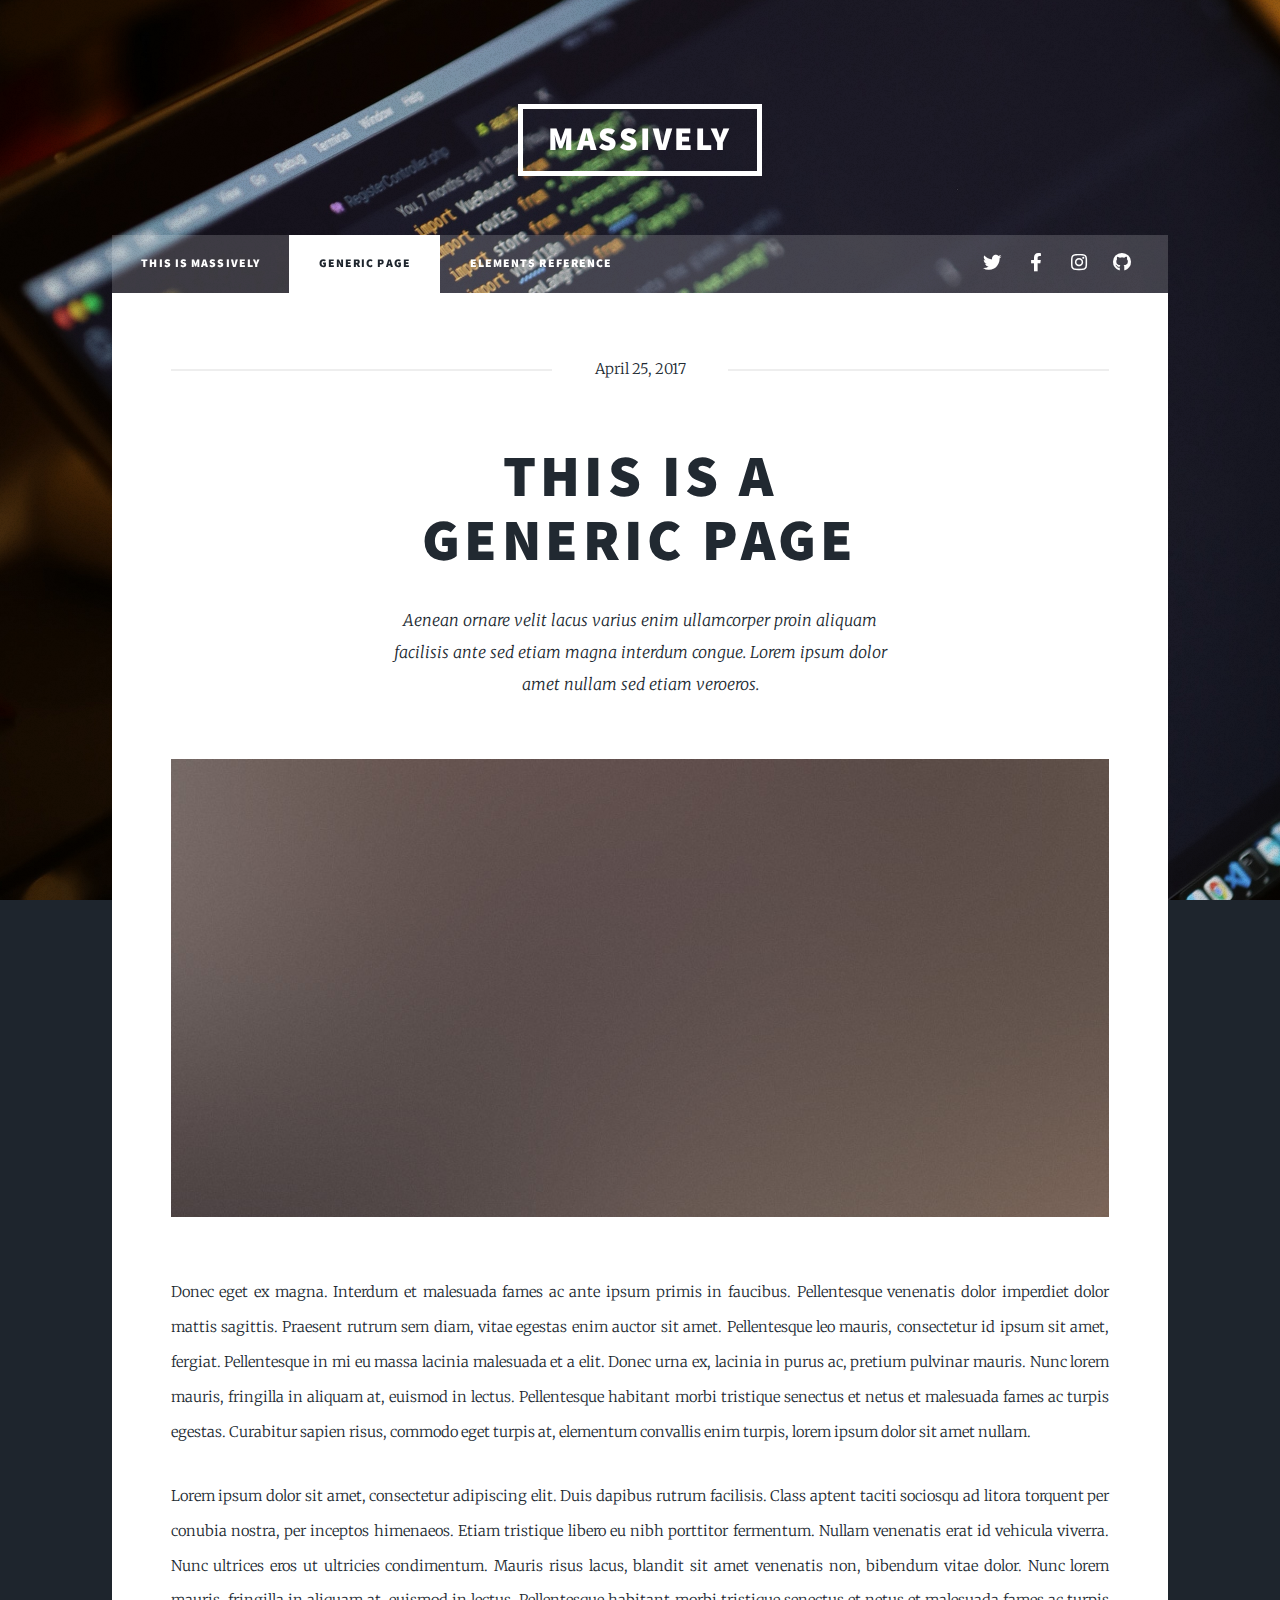
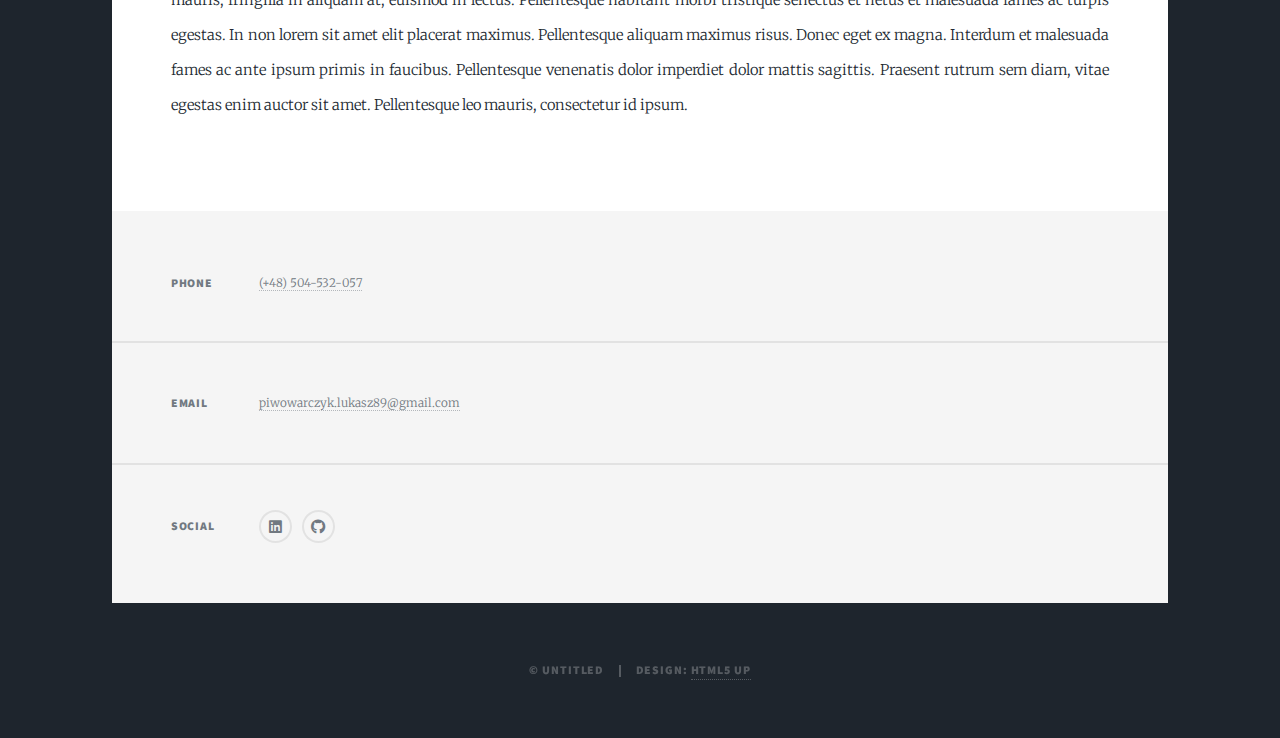
<file: generic.html>
<!DOCTYPE HTML>
<!--
	Massively by HTML5 UP
	html5up.net | @ajlkn
	Free for personal and commercial use under the CCA 3.0 license (html5up.net/license)
-->
<html>
	<head>
		<title>Generic Page - Massively by HTML5 UP</title>
		<meta charset="utf-8" />
		<meta name="viewport" content="width=device-width, initial-scale=1, user-scalable=no" />
		<link rel="stylesheet" href="assets/css/main.css" />
		<noscript><link rel="stylesheet" href="assets/css/noscript.css" /></noscript>
	</head>
	<body class="is-preload">

		<!-- Wrapper -->
			<div id="wrapper">

				<!-- Header -->
				<header id="header">
					<a href="index.html" class="logo">Massively</a>
				</header>

				<!-- Nav -->
					<nav id="nav">
						<ul class="links">
							<li><a href="index.html">This is Massively</a></li>
							<li class="active"><a href="generic.html">Generic Page</a></li>
							<li><a href="elements.html">Elements Reference</a></li>
						</ul>
						<ul class="icons">
							<li><a href="#" class="icon brands fa-twitter"><span class="label">Twitter</span></a></li>
							<li><a href="#" class="icon brands fa-facebook-f"><span class="label">Facebook</span></a></li>
							<li><a href="#" class="icon brands fa-instagram"><span class="label">Instagram</span></a></li>
							<li><a href="#" class="icon brands fa-github"><span class="label">GitHub</span></a></li>
						</ul>
					</nav>

				<!-- Main -->
					<div id="main">

						<!-- Post -->
							<section class="post">
								<header class="major">
									<span class="date">April 25, 2017</span>
									<h1>This is a<br />
									Generic Page</h1>
									<p>Aenean ornare velit lacus varius enim ullamcorper proin aliquam<br />
									facilisis ante sed etiam magna interdum congue. Lorem ipsum dolor<br />
									amet nullam sed etiam veroeros.</p>
								</header>
								<div class="image main"><img src="images/pic01.jpg" alt="" /></div>
								<p>Donec eget ex magna. Interdum et malesuada fames ac ante ipsum primis in faucibus. Pellentesque venenatis dolor imperdiet dolor mattis sagittis. Praesent rutrum sem diam, vitae egestas enim auctor sit amet. Pellentesque leo mauris, consectetur id ipsum sit amet, fergiat. Pellentesque in mi eu massa lacinia malesuada et a elit. Donec urna ex, lacinia in purus ac, pretium pulvinar mauris. Nunc lorem mauris, fringilla in aliquam at, euismod in lectus. Pellentesque habitant morbi tristique senectus et netus et malesuada fames ac turpis egestas. Curabitur sapien risus, commodo eget turpis at, elementum convallis enim turpis, lorem ipsum dolor sit amet nullam.</p>
								<p>Lorem ipsum dolor sit amet, consectetur adipiscing elit. Duis dapibus rutrum facilisis. Class aptent taciti sociosqu ad litora torquent per conubia nostra, per inceptos himenaeos. Etiam tristique libero eu nibh porttitor fermentum. Nullam venenatis erat id vehicula viverra. Nunc ultrices eros ut ultricies condimentum. Mauris risus lacus, blandit sit amet venenatis non, bibendum vitae dolor. Nunc lorem mauris, fringilla in aliquam at, euismod in lectus. Pellentesque habitant morbi tristique senectus et netus et malesuada fames ac turpis egestas. In non lorem sit amet elit placerat maximus. Pellentesque aliquam maximus risus. Donec eget ex magna. Interdum et malesuada fames ac ante ipsum primis in faucibus. Pellentesque venenatis dolor imperdiet dolor mattis sagittis. Praesent rutrum sem diam, vitae egestas enim auctor sit amet. Pellentesque leo mauris, consectetur id ipsum.</p>
							</section>

					</div>

				<!-- Footer -->
				<footer id="footer">
					<section class="split contact">
						<!-- <section class="alt">
							<h3>Address</h3>
							<p>1234 Somewhere Road #87257<br />
							Nashville, TN 00000-0000</p>
						</section> -->
						<section>
							<h3>Phone</h3>
							<p><a>(+48) 504-532-057</a></p>
						</section>
						<section>
							<h3>Email</h3>
							<p><a>piwowarczyk.lukasz89@gmail.com</a></p>
						</section>
						<section>
							<h3>Social</h3>
							<ul class="icons alt">
								<!-- <li><a href="#" class="icon brands alt fa-twitter"><span class="label">Twitter</span></a></li> -->
								<!-- <li><a href="#" class="icon brands alt fa-facebook-f"><span class="label">Facebook</span></a></li> -->
								<!-- <li><a href="#" class="icon brands alt fa-instagram"><span class="label">Instagram</span></a></li> -->
								<li><a href="https://www.linkedin.com/in/lukasz-piwowarczyk-mobile-app-developer/" class="icon brands alt fa-linkedin"><span class="label">LinkedIn</span></a></li>
								<li><a href="https://github.com/LukaszPiwowarczyk" class="icon brands alt fa-github"><span class="label">GitHub</span></a></li>
							</ul>
						</section>
					</section>
				</footer>

				<!-- Copyright -->
					<div id="copyright">
						<ul><li>&copy; Untitled</li><li>Design: <a href="https://html5up.net">HTML5 UP</a></li></ul>
					</div>

			</div>

		<!-- Scripts -->
			<script src="assets/js/jquery.min.js"></script>
			<script src="assets/js/jquery.scrollex.min.js"></script>
			<script src="assets/js/jquery.scrolly.min.js"></script>
			<script src="assets/js/browser.min.js"></script>
			<script src="assets/js/breakpoints.min.js"></script>
			<script src="assets/js/util.js"></script>
			<script src="assets/js/main.js"></script>

	</body>
</html>
</file>
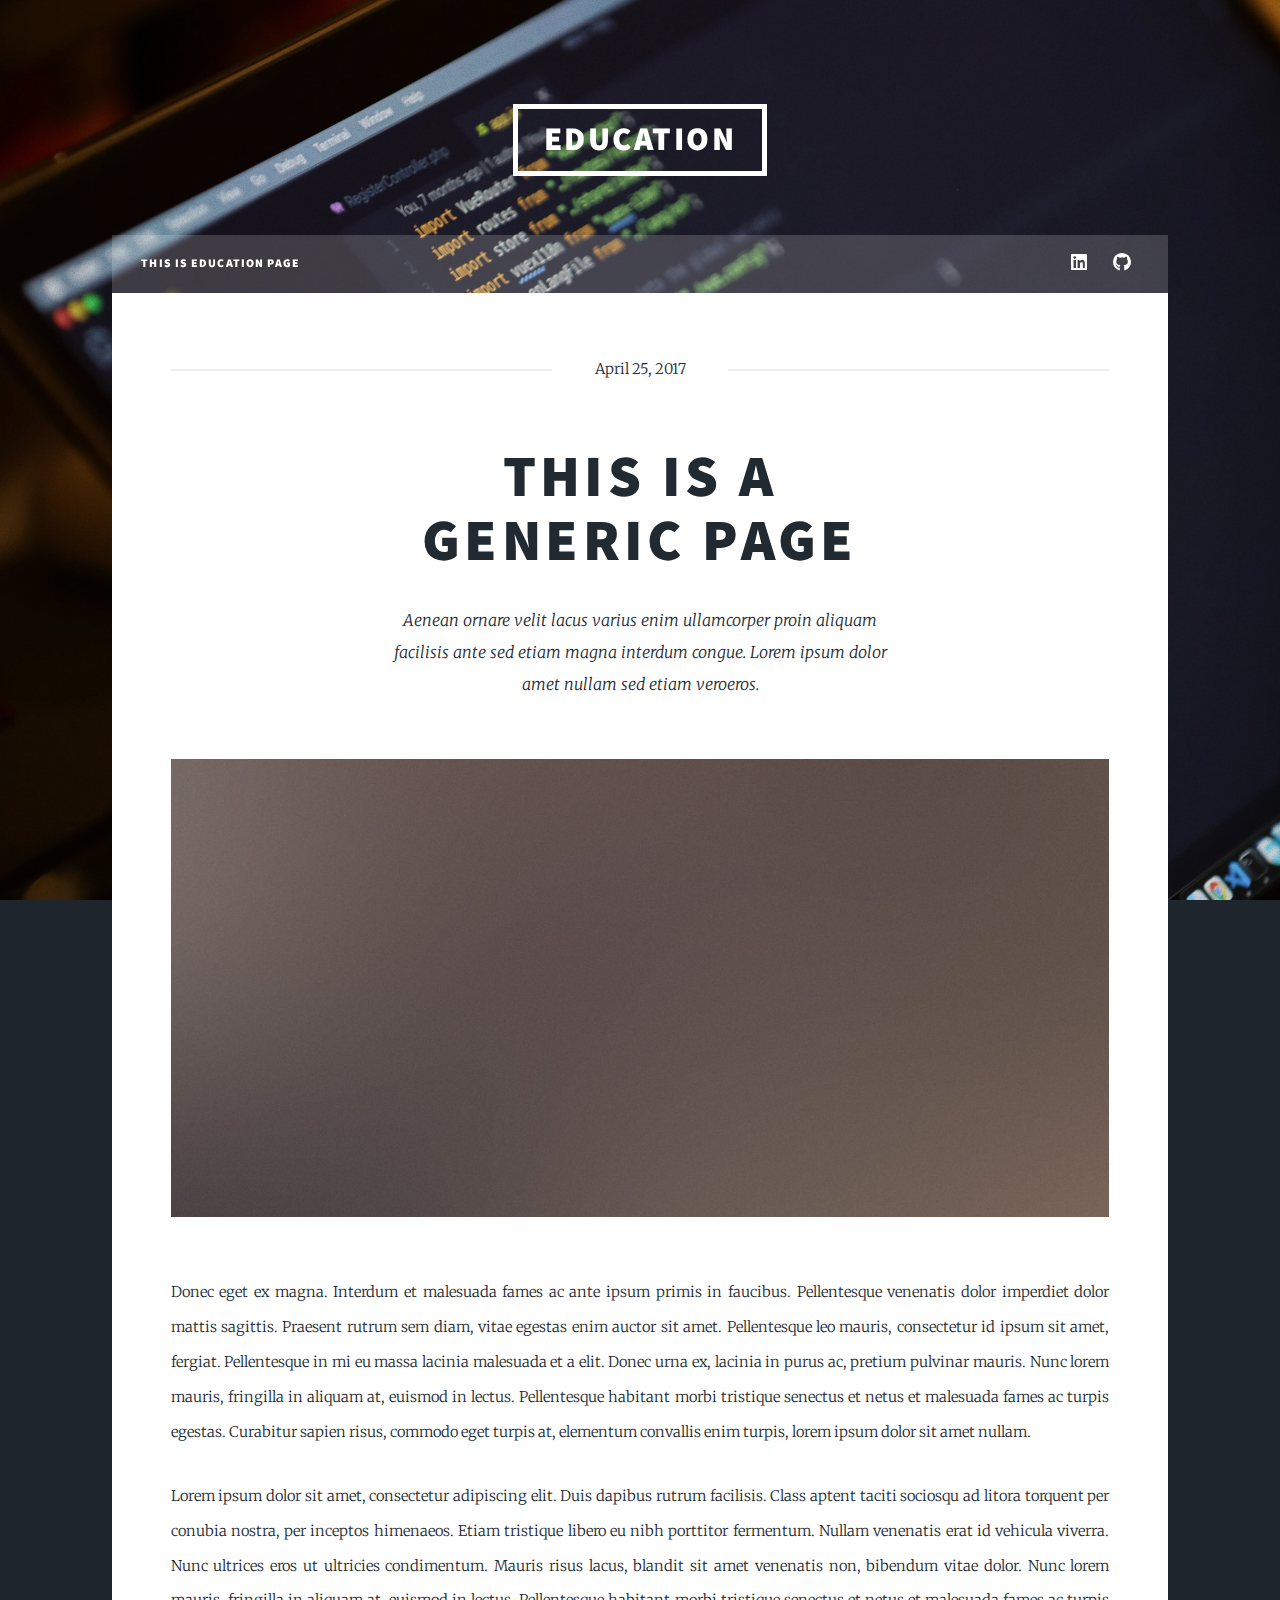
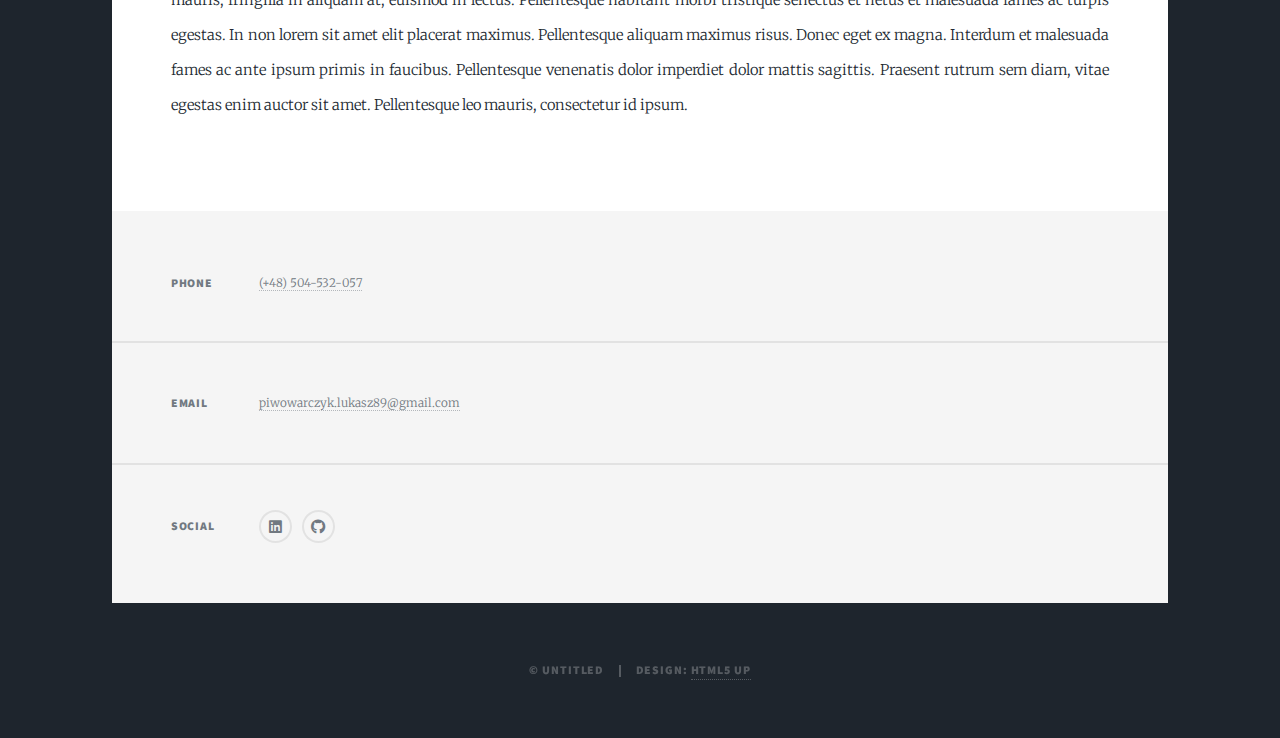
<file: project_1.html>
<!DOCTYPE HTML>
<!--
	Massively by HTML5 UP
	html5up.net | @ajlkn
	Free for personal and commercial use under the CCA 3.0 license (html5up.net/license)
-->
<html>
	<head>
		<title>Education</title>
		<meta charset="utf-8" />
		<meta name="viewport" content="width=device-width, initial-scale=1, user-scalable=no" />
		<link rel="stylesheet" href="assets/css/main.css" />
		<noscript><link rel="stylesheet" href="assets/css/noscript.css" /></noscript>
	</head>
	<body class="is-preload">

		<!-- Wrapper -->
			<div id="wrapper">

				<!-- Header -->
					<header id="header">
						<a href="index.html" class="logo">Education</a>
					</header>

				<!-- Nav -->
					<nav id="nav">
						<ul class="links">
							<li><a href="index.html">This is Education Page</a></li>
							<!-- <li class="active"><a href="generic.html">Education Page</a></li>
							<li><a href="elements.html">Elements Reference</a></li> -->
						</ul>
						<ul class="icons">
							<li><a href="#" class="icon brands fa-linkedin"><span class="label">LinkedIn</span></a></li>
							<li><a href="#" class="icon brands fa-github"><span class="label">GitHub</span></a></li>
						</ul>
					</nav>

				<!-- Main -->
					<div id="main">

						<!-- Post -->
							<section class="post">
								<header class="major">
									<span class="date">April 25, 2017</span>
									<h1>This is a<br />
									Generic Page</h1>
									<p>Aenean ornare velit lacus varius enim ullamcorper proin aliquam<br />
									facilisis ante sed etiam magna interdum congue. Lorem ipsum dolor<br />
									amet nullam sed etiam veroeros.</p>
								</header>
								<div class="image main"><img src="images/pic01.jpg" alt="" /></div>
								<p>Donec eget ex magna. Interdum et malesuada fames ac ante ipsum primis in faucibus. Pellentesque venenatis dolor imperdiet dolor mattis sagittis. Praesent rutrum sem diam, vitae egestas enim auctor sit amet. Pellentesque leo mauris, consectetur id ipsum sit amet, fergiat. Pellentesque in mi eu massa lacinia malesuada et a elit. Donec urna ex, lacinia in purus ac, pretium pulvinar mauris. Nunc lorem mauris, fringilla in aliquam at, euismod in lectus. Pellentesque habitant morbi tristique senectus et netus et malesuada fames ac turpis egestas. Curabitur sapien risus, commodo eget turpis at, elementum convallis enim turpis, lorem ipsum dolor sit amet nullam.</p>
								<p>Lorem ipsum dolor sit amet, consectetur adipiscing elit. Duis dapibus rutrum facilisis. Class aptent taciti sociosqu ad litora torquent per conubia nostra, per inceptos himenaeos. Etiam tristique libero eu nibh porttitor fermentum. Nullam venenatis erat id vehicula viverra. Nunc ultrices eros ut ultricies condimentum. Mauris risus lacus, blandit sit amet venenatis non, bibendum vitae dolor. Nunc lorem mauris, fringilla in aliquam at, euismod in lectus. Pellentesque habitant morbi tristique senectus et netus et malesuada fames ac turpis egestas. In non lorem sit amet elit placerat maximus. Pellentesque aliquam maximus risus. Donec eget ex magna. Interdum et malesuada fames ac ante ipsum primis in faucibus. Pellentesque venenatis dolor imperdiet dolor mattis sagittis. Praesent rutrum sem diam, vitae egestas enim auctor sit amet. Pellentesque leo mauris, consectetur id ipsum.</p>
							</section>

					</div>

				<!-- Footer -->
				<footer id="footer">
					<section class="split contact">
						<!-- <section class="alt">
							<h3>Address</h3>
							<p>1234 Somewhere Road #87257<br />
							Nashville, TN 00000-0000</p>
						</section> -->
						<section>
							<h3>Phone</h3>
							<p><a>(+48) 504-532-057</a></p>
						</section>
						<section>
							<h3>Email</h3>
							<p><a>piwowarczyk.lukasz89@gmail.com</a></p>
						</section>
						<section>
							<h3>Social</h3>
							<ul class="icons alt">
								<!-- <li><a href="#" class="icon brands alt fa-twitter"><span class="label">Twitter</span></a></li> -->
								<!-- <li><a href="#" class="icon brands alt fa-facebook-f"><span class="label">Facebook</span></a></li> -->
								<!-- <li><a href="#" class="icon brands alt fa-instagram"><span class="label">Instagram</span></a></li> -->
								<li><a href="https://www.linkedin.com/in/lukasz-piwowarczyk-mobile-app-developer/" class="icon brands alt fa-linkedin"><span class="label">LinkedIn</span></a></li>
								<li><a href="https://github.com/LukaszPiwowarczyk" class="icon brands alt fa-github"><span class="label">GitHub</span></a></li>
							</ul>
						</section>
					</section>
				</footer>

				<!-- Copyright -->
					<div id="copyright">
						<ul><li>&copy; Untitled</li><li>Design: <a href="https://html5up.net">HTML5 UP</a></li></ul>
					</div>

			</div>

		<!-- Scripts -->
			<script src="assets/js/jquery.min.js"></script>
			<script src="assets/js/jquery.scrollex.min.js"></script>
			<script src="assets/js/jquery.scrolly.min.js"></script>
			<script src="assets/js/browser.min.js"></script>
			<script src="assets/js/breakpoints.min.js"></script>
			<script src="assets/js/util.js"></script>
			<script src="assets/js/main.js"></script>

	</body>
</html>
</file>
<file: assets/css/main.css>
@import url(fontawesome-all.min.css);
@import url("https://fonts.googleapis.com/css?family=Merriweather:300,700,300italic,700italic|Source+Sans+Pro:900");

/*
	Massively by HTML5 UP
	html5up.net | @ajlkn
	Free for personal and commercial use under the CCA 3.0 license (html5up.net/license)
*/

html, body, div, span, applet, object,
iframe, h1, h2, h3, h4, h5, h6, p, blockquote,
pre, a, abbr, acronym, address, big, cite,
code, del, dfn, em, img, ins, kbd, q, s, samp,
small, strike, strong, sub, sup, tt, var, b,
u, i, center, dl, dt, dd, ol, ul, li, fieldset,
form, label, legend, table, caption, tbody,
tfoot, thead, tr, th, td, article, aside,
canvas, details, embed, figure, figcaption,
footer, header, hgroup, menu, nav, output, ruby,
section, summary, time, mark, audio, video {
	margin: 0;
	padding: 0;
	border: 0;
	font-size: 100%;
	font: inherit;
	vertical-align: baseline;}

article, aside, details, figcaption, figure,
footer, header, hgroup, menu, nav, section {
	display: block;}

body {
	line-height: 1;
}

ol, ul {
	list-style: none;
}

blockquote, q {
	quotes: none;
}

	blockquote:before, blockquote:after, q:before, q:after {
		content: '';
		content: none;
	}

table {
	border-collapse: collapse;
	border-spacing: 0;
}

body {
	-webkit-text-size-adjust: none;
}

mark {
	background-color: transparent;
	color: inherit;
}

input::-moz-focus-inner {
	border: 0;
	padding: 0;
}

input, select, textarea {
	-moz-appearance: none;
	-webkit-appearance: none;
	-ms-appearance: none;
	appearance: none;
}

/* Basic */

	@-ms-viewport {
		width: device-width;
	}

	body {
		-ms-overflow-style: scrollbar;
	}

	@media screen and (max-width: 480px) {

		html, body {
			min-width: 320px;
		}

	}

	html {
		box-sizing: border-box;
	}

	*, *:before, *:after {
		box-sizing: inherit;
	}

	body {
		background-color: #1e252d;
	}

		body.is-preload *, body.is-preload *:before, body.is-preload *:after {
			-moz-animation: none !important;
			-webkit-animation: none !important;
			-ms-animation: none !important;
			animation: none !important;
			-moz-transition: none !important;
			-webkit-transition: none !important;
			-ms-transition: none !important;
			transition: none !important;
		}

/* Type */

	html {
		font-size: 16pt;
	}

		@media screen and (max-width: 1680px) {

			html {
				font-size: 12pt;
			}

		}

		@media screen and (max-width: 1280px) {

			html {
				font-size: 11pt;
			}

		}

		@media screen and (max-width: 360px) {

			html {
				font-size: 10pt;
			}

		}

	body {
		color: #212931;
	}

	body, input, select, textarea {
		font-family: "Merriweather", Georgia, serif;
		font-weight: 300;
		font-size: 1rem;
		line-height: 2.375;
	}

	a {
		-moz-transition: color 0.2s ease-in-out, background-color 0.2s ease-in-out, border-color 0.2s ease-in-out, box-shadow 0.2s ease-in-out;
		-webkit-transition: color 0.2s ease-in-out, background-color 0.2s ease-in-out, border-color 0.2s ease-in-out, box-shadow 0.2s ease-in-out;
		-ms-transition: color 0.2s ease-in-out, background-color 0.2s ease-in-out, border-color 0.2s ease-in-out, box-shadow 0.2s ease-in-out;
		transition: color 0.2s ease-in-out, background-color 0.2s ease-in-out, border-color 0.2s ease-in-out, box-shadow 0.2s ease-in-out;
		border-bottom: dotted 1px;
		text-decoration: none;
	}

		a:hover {
			border-bottom-color: transparent;
		}

	strong, b {
		font-weight: 600;
	}

	em, i {
		font-style: italic;
	}

	p {
		text-align: justify;
		margin: 0 0 2rem 0;
	}

	h1, h2, h3, h4, h5, h6 {
		font-family: "Source Sans Pro", Helvetica, sans-serif;
		font-weight: 900;
		line-height: 1.5;
		letter-spacing: 0.075em;
		text-transform: uppercase;
		margin: 0 0 1rem 0;
	}

		h1 a, h2 a, h3 a, h4 a, h5 a, h6 a {
			border-bottom: 0;
			color: inherit;
			text-decoration: none;
		}

	h1 {
		font-size: 4rem;
		line-height: 1.1;
		margin: 0 0 2rem 0;
	}

	h2 {
		font-size: 1.75rem;
		line-height: 1.3;
		margin: 0 0 1.5rem 0;
	}

	h3 {
		font-size: 1.25rem;
		margin: 0 0 1.5rem 0;
	}

	h4 {
		font-size: 1rem;
	}

	h5 {
		font-size: 0.9rem;
	}

	h6 {
		font-size: 0.8rem;
	}

	sub {
		font-size: 0.8rem;
		position: relative;
		top: 0.5rem;
	}

	sup {
		font-size: 0.8rem;
		position: relative;
		top: -0.5rem;
	}

	blockquote {
		border-left: solid 4px;
		font-style: italic;
		margin: 0 0 2rem 0;
		padding: 0.5rem 0 0.5rem 2rem;
	}

	code {
		border: solid 2px;
		font-family: "Courier New", monospace;
		font-size: 0.9rem;
		margin: 0 0.25rem;
		padding: 0.25rem 0.65rem;
	}

	pre {
		-webkit-overflow-scrolling: touch;
		font-family: "Courier New", monospace;
		font-size: 0.9rem;
		margin: 0 0 2rem 0;
	}

		pre code {
			display: block;
			line-height: 1.75;
			padding: 1rem 1.5rem;
			overflow-x: auto;
		}

	hr {
		border: 0;
		border-bottom: solid 2px;
		margin: 3rem 0;
	}

		hr.major {
			margin: 5rem 0;
		}

	.align-left {
		text-align: left;
	}

	.align-center {
		text-align: center;
	}

	.align-right {
		text-align: right;
	}

	input, select, textarea {
		color: #212931;
	}

	a {
		color: #212931;
		border-bottom-color: rgba(33, 41, 49, 0.5);
	}

		a:hover {
			border-bottom-color: transparent;
			color: #18bfef !important;
		}

	strong, b {
		color: #212931;
	}

	h1, h2, h3, h4, h5, h6 {
		color: #212931;
	}

	blockquote {
		border-left-color: #eeeeee;
	}

	code {
		background: rgba(220, 220, 220, 0.25);
		border-color: #eeeeee;
	}

	hr {
		border-bottom-color: #eeeeee;
	}

/* Row */

	.row {
		display: flex;
		flex-wrap: wrap;
		box-sizing: border-box;
		align-items: stretch;
	}

		.row > * {
			box-sizing: border-box;
		}

		.row.gtr-uniform > * > :last-child {
			margin-bottom: 0;
		}

		.row.aln-left {
			justify-content: flex-start;
		}

		.row.aln-center {
			justify-content: center;
		}

		.row.aln-right {
			justify-content: flex-end;
		}

		.row.aln-top {
			align-items: flex-start;
		}

		.row.aln-middle {
			align-items: center;
		}

		.row.aln-bottom {
			align-items: flex-end;
		}

		.row > .imp {
			order: -1;
		}

		.row > .col-1 {
			width: 8.33333%;
		}

		.row > .off-1 {
			margin-left: 8.33333%;
		}

		.row > .col-2 {
			width: 16.66667%;
		}

		.row > .off-2 {
			margin-left: 16.66667%;
		}

		.row > .col-3 {
			width: 25%;
		}

		.row > .off-3 {
			margin-left: 25%;
		}

		.row > .col-4 {
			width: 33.33333%;
		}

		.row > .off-4 {
			margin-left: 33.33333%;
		}

		.row > .col-5 {
			width: 41.66667%;
		}

		.row > .off-5 {
			margin-left: 41.66667%;
		}

		.row > .col-6 {
			width: 50%;
		}

		.row > .off-6 {
			margin-left: 50%;
		}

		.row > .col-7 {
			width: 58.33333%;
		}

		.row > .off-7 {
			margin-left: 58.33333%;
		}

		.row > .col-8 {
			width: 66.66667%;
		}

		.row > .off-8 {
			margin-left: 66.66667%;
		}

		.row > .col-9 {
			width: 75%;
		}

		.row > .off-9 {
			margin-left: 75%;
		}

		.row > .col-10 {
			width: 83.33333%;
		}

		.row > .off-10 {
			margin-left: 83.33333%;
		}

		.row > .col-11 {
			width: 91.66667%;
		}

		.row > .off-11 {
			margin-left: 91.66667%;
		}

		.row > .col-12 {
			width: 100%;
		}

		.row > .off-12 {
			margin-left: 100%;
		}

		.row.gtr-0 {
			margin-top: 0;
			margin-left: 0rem;
		}

			.row.gtr-0 > * {
				padding: 0 0 0 0rem;
			}

			.row.gtr-0.gtr-uniform {
				margin-top: 0rem;
			}

				.row.gtr-0.gtr-uniform > * {
					padding-top: 0rem;
				}

		.row.gtr-25 {
			margin-top: 0;
			margin-left: -0.375rem;
		}

			.row.gtr-25 > * {
				padding: 0 0 0 0.375rem;
			}

			.row.gtr-25.gtr-uniform {
				margin-top: -0.375rem;
			}

				.row.gtr-25.gtr-uniform > * {
					padding-top: 0.375rem;
				}

		.row.gtr-50 {
			margin-top: 0;
			margin-left: -0.75rem;
		}

			.row.gtr-50 > * {
				padding: 0 0 0 0.75rem;
			}

			.row.gtr-50.gtr-uniform {
				margin-top: -0.75rem;
			}

				.row.gtr-50.gtr-uniform > * {
					padding-top: 0.75rem;
				}

		.row {
			margin-top: 0;
			margin-left: -1.5rem;
		}

			.row > * {
				padding: 0 0 0 1.5rem;
			}

			.row.gtr-uniform {
				margin-top: -1.5rem;
			}

				.row.gtr-uniform > * {
					padding-top: 1.5rem;
				}

		.row.gtr-150 {
			margin-top: 0;
			margin-left: -2.25rem;
		}

			.row.gtr-150 > * {
				padding: 0 0 0 2.25rem;
			}

			.row.gtr-150.gtr-uniform {
				margin-top: -2.25rem;
			}

				.row.gtr-150.gtr-uniform > * {
					padding-top: 2.25rem;
				}

		.row.gtr-200 {
			margin-top: 0;
			margin-left: -3rem;
		}

			.row.gtr-200 > * {
				padding: 0 0 0 3rem;
			}

			.row.gtr-200.gtr-uniform {
				margin-top: -3rem;
			}

				.row.gtr-200.gtr-uniform > * {
					padding-top: 3rem;
				}

		@media screen and (max-width: 1680px) {

			.row {
				display: flex;
				flex-wrap: wrap;
				box-sizing: border-box;
				align-items: stretch;
			}

				.row > * {
					box-sizing: border-box;
				}

				.row.gtr-uniform > * > :last-child {
					margin-bottom: 0;
				}

				.row.aln-left {
					justify-content: flex-start;
				}

				.row.aln-center {
					justify-content: center;
				}

				.row.aln-right {
					justify-content: flex-end;
				}

				.row.aln-top {
					align-items: flex-start;
				}

				.row.aln-middle {
					align-items: center;
				}

				.row.aln-bottom {
					align-items: flex-end;
				}

				.row > .imp-xlarge {
					order: -1;
				}

				.row > .col-1-xlarge {
					width: 8.33333%;
				}

				.row > .off-1-xlarge {
					margin-left: 8.33333%;
				}

				.row > .col-2-xlarge {
					width: 16.66667%;
				}

				.row > .off-2-xlarge {
					margin-left: 16.66667%;
				}

				.row > .col-3-xlarge {
					width: 25%;
				}

				.row > .off-3-xlarge {
					margin-left: 25%;
				}

				.row > .col-4-xlarge {
					width: 33.33333%;
				}

				.row > .off-4-xlarge {
					margin-left: 33.33333%;
				}

				.row > .col-5-xlarge {
					width: 41.66667%;
				}

				.row > .off-5-xlarge {
					margin-left: 41.66667%;
				}

				.row > .col-6-xlarge {
					width: 50%;
				}

				.row > .off-6-xlarge {
					margin-left: 50%;
				}

				.row > .col-7-xlarge {
					width: 58.33333%;
				}

				.row > .off-7-xlarge {
					margin-left: 58.33333%;
				}

				.row > .col-8-xlarge {
					width: 66.66667%;
				}

				.row > .off-8-xlarge {
					margin-left: 66.66667%;
				}

				.row > .col-9-xlarge {
					width: 75%;
				}

				.row > .off-9-xlarge {
					margin-left: 75%;
				}

				.row > .col-10-xlarge {
					width: 83.33333%;
				}

				.row > .off-10-xlarge {
					margin-left: 83.33333%;
				}

				.row > .col-11-xlarge {
					width: 91.66667%;
				}

				.row > .off-11-xlarge {
					margin-left: 91.66667%;
				}

				.row > .col-12-xlarge {
					width: 100%;
				}

				.row > .off-12-xlarge {
					margin-left: 100%;
				}

				.row.gtr-0 {
					margin-top: 0;
					margin-left: 0rem;
				}

					.row.gtr-0 > * {
						padding: 0 0 0 0rem;
					}

					.row.gtr-0.gtr-uniform {
						margin-top: 0rem;
					}

						.row.gtr-0.gtr-uniform > * {
							padding-top: 0rem;
						}

				.row.gtr-25 {
					margin-top: 0;
					margin-left: -0.375rem;
				}

					.row.gtr-25 > * {
						padding: 0 0 0 0.375rem;
					}

					.row.gtr-25.gtr-uniform {
						margin-top: -0.375rem;
					}

						.row.gtr-25.gtr-uniform > * {
							padding-top: 0.375rem;
						}

				.row.gtr-50 {
					margin-top: 0;
					margin-left: -0.75rem;
				}

					.row.gtr-50 > * {
						padding: 0 0 0 0.75rem;
					}

					.row.gtr-50.gtr-uniform {
						margin-top: -0.75rem;
					}

						.row.gtr-50.gtr-uniform > * {
							padding-top: 0.75rem;
						}

				.row {
					margin-top: 0;
					margin-left: -1.5rem;
				}

					.row > * {
						padding: 0 0 0 1.5rem;
					}

					.row.gtr-uniform {
						margin-top: -1.5rem;
					}

						.row.gtr-uniform > * {
							padding-top: 1.5rem;
						}

				.row.gtr-150 {
					margin-top: 0;
					margin-left: -2.25rem;
				}

					.row.gtr-150 > * {
						padding: 0 0 0 2.25rem;
					}

					.row.gtr-150.gtr-uniform {
						margin-top: -2.25rem;
					}

						.row.gtr-150.gtr-uniform > * {
							padding-top: 2.25rem;
						}

				.row.gtr-200 {
					margin-top: 0;
					margin-left: -3rem;
				}

					.row.gtr-200 > * {
						padding: 0 0 0 3rem;
					}

					.row.gtr-200.gtr-uniform {
						margin-top: -3rem;
					}

						.row.gtr-200.gtr-uniform > * {
							padding-top: 3rem;
						}

		}

		@media screen and (max-width: 1280px) {

			.row {
				display: flex;
				flex-wrap: wrap;
				box-sizing: border-box;
				align-items: stretch;
			}

				.row > * {
					box-sizing: border-box;
				}

				.row.gtr-uniform > * > :last-child {
					margin-bottom: 0;
				}

				.row.aln-left {
					justify-content: flex-start;
				}

				.row.aln-center {
					justify-content: center;
				}

				.row.aln-right {
					justify-content: flex-end;
				}

				.row.aln-top {
					align-items: flex-start;
				}

				.row.aln-middle {
					align-items: center;
				}

				.row.aln-bottom {
					align-items: flex-end;
				}

				.row > .imp-large {
					order: -1;
				}

				.row > .col-1-large {
					width: 8.33333%;
				}

				.row > .off-1-large {
					margin-left: 8.33333%;
				}

				.row > .col-2-large {
					width: 16.66667%;
				}

				.row > .off-2-large {
					margin-left: 16.66667%;
				}

				.row > .col-3-large {
					width: 25%;
				}

				.row > .off-3-large {
					margin-left: 25%;
				}

				.row > .col-4-large {
					width: 33.33333%;
				}

				.row > .off-4-large {
					margin-left: 33.33333%;
				}

				.row > .col-5-large {
					width: 41.66667%;
				}

				.row > .off-5-large {
					margin-left: 41.66667%;
				}

				.row > .col-6-large {
					width: 50%;
				}

				.row > .off-6-large {
					margin-left: 50%;
				}

				.row > .col-7-large {
					width: 58.33333%;
				}

				.row > .off-7-large {
					margin-left: 58.33333%;
				}

				.row > .col-8-large {
					width: 66.66667%;
				}

				.row > .off-8-large {
					margin-left: 66.66667%;
				}

				.row > .col-9-large {
					width: 75%;
				}

				.row > .off-9-large {
					margin-left: 75%;
				}

				.row > .col-10-large {
					width: 83.33333%;
				}

				.row > .off-10-large {
					margin-left: 83.33333%;
				}

				.row > .col-11-large {
					width: 91.66667%;
				}

				.row > .off-11-large {
					margin-left: 91.66667%;
				}

				.row > .col-12-large {
					width: 100%;
				}

				.row > .off-12-large {
					margin-left: 100%;
				}

				.row.gtr-0 {
					margin-top: 0;
					margin-left: 0rem;
				}

					.row.gtr-0 > * {
						padding: 0 0 0 0rem;
					}

					.row.gtr-0.gtr-uniform {
						margin-top: 0rem;
					}

						.row.gtr-0.gtr-uniform > * {
							padding-top: 0rem;
						}

				.row.gtr-25 {
					margin-top: 0;
					margin-left: -0.375rem;
				}

					.row.gtr-25 > * {
						padding: 0 0 0 0.375rem;
					}

					.row.gtr-25.gtr-uniform {
						margin-top: -0.375rem;
					}

						.row.gtr-25.gtr-uniform > * {
							padding-top: 0.375rem;
						}

				.row.gtr-50 {
					margin-top: 0;
					margin-left: -0.75rem;
				}

					.row.gtr-50 > * {
						padding: 0 0 0 0.75rem;
					}

					.row.gtr-50.gtr-uniform {
						margin-top: -0.75rem;
					}

						.row.gtr-50.gtr-uniform > * {
							padding-top: 0.75rem;
						}

				.row {
					margin-top: 0;
					margin-left: -1.5rem;
				}

					.row > * {
						padding: 0 0 0 1.5rem;
					}

					.row.gtr-uniform {
						margin-top: -1.5rem;
					}

						.row.gtr-uniform > * {
							padding-top: 1.5rem;
						}

				.row.gtr-150 {
					margin-top: 0;
					margin-left: -2.25rem;
				}

					.row.gtr-150 > * {
						padding: 0 0 0 2.25rem;
					}

					.row.gtr-150.gtr-uniform {
						margin-top: -2.25rem;
					}

						.row.gtr-150.gtr-uniform > * {
							padding-top: 2.25rem;
						}

				.row.gtr-200 {
					margin-top: 0;
					margin-left: -3rem;
				}

					.row.gtr-200 > * {
						padding: 0 0 0 3rem;
					}

					.row.gtr-200.gtr-uniform {
						margin-top: -3rem;
					}

						.row.gtr-200.gtr-uniform > * {
							padding-top: 3rem;
						}

		}

		@media screen and (max-width: 980px) {

			.row {
				display: flex;
				flex-wrap: wrap;
				box-sizing: border-box;
				align-items: stretch;
			}

				.row > * {
					box-sizing: border-box;
				}

				.row.gtr-uniform > * > :last-child {
					margin-bottom: 0;
				}

				.row.aln-left {
					justify-content: flex-start;
				}

				.row.aln-center {
					justify-content: center;
				}

				.row.aln-right {
					justify-content: flex-end;
				}

				.row.aln-top {
					align-items: flex-start;
				}

				.row.aln-middle {
					align-items: center;
				}

				.row.aln-bottom {
					align-items: flex-end;
				}

				.row > .imp-medium {
					order: -1;
				}

				.row > .col-1-medium {
					width: 8.33333%;
				}

				.row > .off-1-medium {
					margin-left: 8.33333%;
				}

				.row > .col-2-medium {
					width: 16.66667%;
				}

				.row > .off-2-medium {
					margin-left: 16.66667%;
				}

				.row > .col-3-medium {
					width: 25%;
				}

				.row > .off-3-medium {
					margin-left: 25%;
				}

				.row > .col-4-medium {
					width: 33.33333%;
				}

				.row > .off-4-medium {
					margin-left: 33.33333%;
				}

				.row > .col-5-medium {
					width: 41.66667%;
				}

				.row > .off-5-medium {
					margin-left: 41.66667%;
				}

				.row > .col-6-medium {
					width: 50%;
				}

				.row > .off-6-medium {
					margin-left: 50%;
				}

				.row > .col-7-medium {
					width: 58.33333%;
				}

				.row > .off-7-medium {
					margin-left: 58.33333%;
				}

				.row > .col-8-medium {
					width: 66.66667%;
				}

				.row > .off-8-medium {
					margin-left: 66.66667%;
				}

				.row > .col-9-medium {
					width: 75%;
				}

				.row > .off-9-medium {
					margin-left: 75%;
				}

				.row > .col-10-medium {
					width: 83.33333%;
				}

				.row > .off-10-medium {
					margin-left: 83.33333%;
				}

				.row > .col-11-medium {
					width: 91.66667%;
				}

				.row > .off-11-medium {
					margin-left: 91.66667%;
				}

				.row > .col-12-medium {
					width: 100%;
				}

				.row > .off-12-medium {
					margin-left: 100%;
				}

				.row.gtr-0 {
					margin-top: 0;
					margin-left: 0rem;
				}

					.row.gtr-0 > * {
						padding: 0 0 0 0rem;
					}

					.row.gtr-0.gtr-uniform {
						margin-top: 0rem;
					}

						.row.gtr-0.gtr-uniform > * {
							padding-top: 0rem;
						}

				.row.gtr-25 {
					margin-top: 0;
					margin-left: -0.375rem;
				}

					.row.gtr-25 > * {
						padding: 0 0 0 0.375rem;
					}

					.row.gtr-25.gtr-uniform {
						margin-top: -0.375rem;
					}

						.row.gtr-25.gtr-uniform > * {
							padding-top: 0.375rem;
						}

				.row.gtr-50 {
					margin-top: 0;
					margin-left: -0.75rem;
				}

					.row.gtr-50 > * {
						padding: 0 0 0 0.75rem;
					}

					.row.gtr-50.gtr-uniform {
						margin-top: -0.75rem;
					}

						.row.gtr-50.gtr-uniform > * {
							padding-top: 0.75rem;
						}

				.row {
					margin-top: 0;
					margin-left: -1.5rem;
				}

					.row > * {
						padding: 0 0 0 1.5rem;
					}

					.row.gtr-uniform {
						margin-top: -1.5rem;
					}

						.row.gtr-uniform > * {
							padding-top: 1.5rem;
						}

				.row.gtr-150 {
					margin-top: 0;
					margin-left: -2.25rem;
				}

					.row.gtr-150 > * {
						padding: 0 0 0 2.25rem;
					}

					.row.gtr-150.gtr-uniform {
						margin-top: -2.25rem;
					}

						.row.gtr-150.gtr-uniform > * {
							padding-top: 2.25rem;
						}

				.row.gtr-200 {
					margin-top: 0;
					margin-left: -3rem;
				}

					.row.gtr-200 > * {
						padding: 0 0 0 3rem;
					}

					.row.gtr-200.gtr-uniform {
						margin-top: -3rem;
					}

						.row.gtr-200.gtr-uniform > * {
							padding-top: 3rem;
						}

		}

		@media screen and (max-width: 736px) {

			.row {
				display: flex;
				flex-wrap: wrap;
				box-sizing: border-box;
				align-items: stretch;
			}

				.row > * {
					box-sizing: border-box;
				}

				.row.gtr-uniform > * > :last-child {
					margin-bottom: 0;
				}

				.row.aln-left {
					justify-content: flex-start;
				}

				.row.aln-center {
					justify-content: center;
				}

				.row.aln-right {
					justify-content: flex-end;
				}

				.row.aln-top {
					align-items: flex-start;
				}

				.row.aln-middle {
					align-items: center;
				}

				.row.aln-bottom {
					align-items: flex-end;
				}

				.row > .imp-small {
					order: -1;
				}

				.row > .col-1-small {
					width: 8.33333%;
				}

				.row > .off-1-small {
					margin-left: 8.33333%;
				}

				.row > .col-2-small {
					width: 16.66667%;
				}

				.row > .off-2-small {
					margin-left: 16.66667%;
				}

				.row > .col-3-small {
					width: 25%;
				}

				.row > .off-3-small {
					margin-left: 25%;
				}

				.row > .col-4-small {
					width: 33.33333%;
				}

				.row > .off-4-small {
					margin-left: 33.33333%;
				}

				.row > .col-5-small {
					width: 41.66667%;
				}

				.row > .off-5-small {
					margin-left: 41.66667%;
				}

				.row > .col-6-small {
					width: 50%;
				}

				.row > .off-6-small {
					margin-left: 50%;
				}

				.row > .col-7-small {
					width: 58.33333%;
				}

				.row > .off-7-small {
					margin-left: 58.33333%;
				}

				.row > .col-8-small {
					width: 66.66667%;
				}

				.row > .off-8-small {
					margin-left: 66.66667%;
				}

				.row > .col-9-small {
					width: 75%;
				}

				.row > .off-9-small {
					margin-left: 75%;
				}

				.row > .col-10-small {
					width: 83.33333%;
				}

				.row > .off-10-small {
					margin-left: 83.33333%;
				}

				.row > .col-11-small {
					width: 91.66667%;
				}

				.row > .off-11-small {
					margin-left: 91.66667%;
				}

				.row > .col-12-small {
					width: 100%;
				}

				.row > .off-12-small {
					margin-left: 100%;
				}

				.row.gtr-0 {
					margin-top: 0;
					margin-left: 0rem;
				}

					.row.gtr-0 > * {
						padding: 0 0 0 0rem;
					}

					.row.gtr-0.gtr-uniform {
						margin-top: 0rem;
					}

						.row.gtr-0.gtr-uniform > * {
							padding-top: 0rem;
						}

				.row.gtr-25 {
					margin-top: 0;
					margin-left: -0.375rem;
				}

					.row.gtr-25 > * {
						padding: 0 0 0 0.375rem;
					}

					.row.gtr-25.gtr-uniform {
						margin-top: -0.375rem;
					}

						.row.gtr-25.gtr-uniform > * {
							padding-top: 0.375rem;
						}

				.row.gtr-50 {
					margin-top: 0;
					margin-left: -0.75rem;
				}

					.row.gtr-50 > * {
						padding: 0 0 0 0.75rem;
					}

					.row.gtr-50.gtr-uniform {
						margin-top: -0.75rem;
					}

						.row.gtr-50.gtr-uniform > * {
							padding-top: 0.75rem;
						}

				.row {
					margin-top: 0;
					margin-left: -1.5rem;
				}

					.row > * {
						padding: 0 0 0 1.5rem;
					}

					.row.gtr-uniform {
						margin-top: -1.5rem;
					}

						.row.gtr-uniform > * {
							padding-top: 1.5rem;
						}

				.row.gtr-150 {
					margin-top: 0;
					margin-left: -2.25rem;
				}

					.row.gtr-150 > * {
						padding: 0 0 0 2.25rem;
					}

					.row.gtr-150.gtr-uniform {
						margin-top: -2.25rem;
					}

						.row.gtr-150.gtr-uniform > * {
							padding-top: 2.25rem;
						}

				.row.gtr-200 {
					margin-top: 0;
					margin-left: -3rem;
				}

					.row.gtr-200 > * {
						padding: 0 0 0 3rem;
					}

					.row.gtr-200.gtr-uniform {
						margin-top: -3rem;
					}

						.row.gtr-200.gtr-uniform > * {
							padding-top: 3rem;
						}

		}

		@media screen and (max-width: 480px) {

			.row {
				display: flex;
				flex-wrap: wrap;
				box-sizing: border-box;
				align-items: stretch;
			}

				.row > * {
					box-sizing: border-box;
				}

				.row.gtr-uniform > * > :last-child {
					margin-bottom: 0;
				}

				.row.aln-left {
					justify-content: flex-start;
				}

				.row.aln-center {
					justify-content: center;
				}

				.row.aln-right {
					justify-content: flex-end;
				}

				.row.aln-top {
					align-items: flex-start;
				}

				.row.aln-middle {
					align-items: center;
				}

				.row.aln-bottom {
					align-items: flex-end;
				}

				.row > .imp-xsmall {
					order: -1;
				}

				.row > .col-1-xsmall {
					width: 8.33333%;
				}

				.row > .off-1-xsmall {
					margin-left: 8.33333%;
				}

				.row > .col-2-xsmall {
					width: 16.66667%;
				}

				.row > .off-2-xsmall {
					margin-left: 16.66667%;
				}

				.row > .col-3-xsmall {
					width: 25%;
				}

				.row > .off-3-xsmall {
					margin-left: 25%;
				}

				.row > .col-4-xsmall {
					width: 33.33333%;
				}

				.row > .off-4-xsmall {
					margin-left: 33.33333%;
				}

				.row > .col-5-xsmall {
					width: 41.66667%;
				}

				.row > .off-5-xsmall {
					margin-left: 41.66667%;
				}

				.row > .col-6-xsmall {
					width: 50%;
				}

				.row > .off-6-xsmall {
					margin-left: 50%;
				}

				.row > .col-7-xsmall {
					width: 58.33333%;
				}

				.row > .off-7-xsmall {
					margin-left: 58.33333%;
				}

				.row > .col-8-xsmall {
					width: 66.66667%;
				}

				.row > .off-8-xsmall {
					margin-left: 66.66667%;
				}

				.row > .col-9-xsmall {
					width: 75%;
				}

				.row > .off-9-xsmall {
					margin-left: 75%;
				}

				.row > .col-10-xsmall {
					width: 83.33333%;
				}

				.row > .off-10-xsmall {
					margin-left: 83.33333%;
				}

				.row > .col-11-xsmall {
					width: 91.66667%;
				}

				.row > .off-11-xsmall {
					margin-left: 91.66667%;
				}

				.row > .col-12-xsmall {
					width: 100%;
				}

				.row > .off-12-xsmall {
					margin-left: 100%;
				}

				.row.gtr-0 {
					margin-top: 0;
					margin-left: 0rem;
				}

					.row.gtr-0 > * {
						padding: 0 0 0 0rem;
					}

					.row.gtr-0.gtr-uniform {
						margin-top: 0rem;
					}

						.row.gtr-0.gtr-uniform > * {
							padding-top: 0rem;
						}

				.row.gtr-25 {
					margin-top: 0;
					margin-left: -0.375rem;
				}

					.row.gtr-25 > * {
						padding: 0 0 0 0.375rem;
					}

					.row.gtr-25.gtr-uniform {
						margin-top: -0.375rem;
					}

						.row.gtr-25.gtr-uniform > * {
							padding-top: 0.375rem;
						}

				.row.gtr-50 {
					margin-top: 0;
					margin-left: -0.75rem;
				}

					.row.gtr-50 > * {
						padding: 0 0 0 0.75rem;
					}

					.row.gtr-50.gtr-uniform {
						margin-top: -0.75rem;
					}

						.row.gtr-50.gtr-uniform > * {
							padding-top: 0.75rem;
						}

				.row {
					margin-top: 0;
					margin-left: -1.5rem;
				}

					.row > * {
						padding: 0 0 0 1.5rem;
					}

					.row.gtr-uniform {
						margin-top: -1.5rem;
					}

						.row.gtr-uniform > * {
							padding-top: 1.5rem;
						}

				.row.gtr-150 {
					margin-top: 0;
					margin-left: -2.25rem;
				}

					.row.gtr-150 > * {
						padding: 0 0 0 2.25rem;
					}

					.row.gtr-150.gtr-uniform {
						margin-top: -2.25rem;
					}

						.row.gtr-150.gtr-uniform > * {
							padding-top: 2.25rem;
						}

				.row.gtr-200 {
					margin-top: 0;
					margin-left: -3rem;
				}

					.row.gtr-200 > * {
						padding: 0 0 0 3rem;
					}

					.row.gtr-200.gtr-uniform {
						margin-top: -3rem;
					}

						.row.gtr-200.gtr-uniform > * {
							padding-top: 3rem;
						}

		}

		@media screen and (max-width: 360px) {

			.row {
				display: flex;
				flex-wrap: wrap;
				box-sizing: border-box;
				align-items: stretch;
			}

				.row > * {
					box-sizing: border-box;
				}

				.row.gtr-uniform > * > :last-child {
					margin-bottom: 0;
				}

				.row.aln-left {
					justify-content: flex-start;
				}

				.row.aln-center {
					justify-content: center;
				}

				.row.aln-right {
					justify-content: flex-end;
				}

				.row.aln-top {
					align-items: flex-start;
				}

				.row.aln-middle {
					align-items: center;
				}

				.row.aln-bottom {
					align-items: flex-end;
				}

				.row > .imp-xxsmall {
					order: -1;
				}

				.row > .col-1-xxsmall {
					width: 8.33333%;
				}

				.row > .off-1-xxsmall {
					margin-left: 8.33333%;
				}

				.row > .col-2-xxsmall {
					width: 16.66667%;
				}

				.row > .off-2-xxsmall {
					margin-left: 16.66667%;
				}

				.row > .col-3-xxsmall {
					width: 25%;
				}

				.row > .off-3-xxsmall {
					margin-left: 25%;
				}

				.row > .col-4-xxsmall {
					width: 33.33333%;
				}

				.row > .off-4-xxsmall {
					margin-left: 33.33333%;
				}

				.row > .col-5-xxsmall {
					width: 41.66667%;
				}

				.row > .off-5-xxsmall {
					margin-left: 41.66667%;
				}

				.row > .col-6-xxsmall {
					width: 50%;
				}

				.row > .off-6-xxsmall {
					margin-left: 50%;
				}

				.row > .col-7-xxsmall {
					width: 58.33333%;
				}

				.row > .off-7-xxsmall {
					margin-left: 58.33333%;
				}

				.row > .col-8-xxsmall {
					width: 66.66667%;
				}

				.row > .off-8-xxsmall {
					margin-left: 66.66667%;
				}

				.row > .col-9-xxsmall {
					width: 75%;
				}

				.row > .off-9-xxsmall {
					margin-left: 75%;
				}

				.row > .col-10-xxsmall {
					width: 83.33333%;
				}

				.row > .off-10-xxsmall {
					margin-left: 83.33333%;
				}

				.row > .col-11-xxsmall {
					width: 91.66667%;
				}

				.row > .off-11-xxsmall {
					margin-left: 91.66667%;
				}

				.row > .col-12-xxsmall {
					width: 100%;
				}

				.row > .off-12-xxsmall {
					margin-left: 100%;
				}

				.row.gtr-0 {
					margin-top: 0;
					margin-left: 0rem;
				}

					.row.gtr-0 > * {
						padding: 0 0 0 0rem;
					}

					.row.gtr-0.gtr-uniform {
						margin-top: 0rem;
					}

						.row.gtr-0.gtr-uniform > * {
							padding-top: 0rem;
						}

				.row.gtr-25 {
					margin-top: 0;
					margin-left: -0.375rem;
				}

					.row.gtr-25 > * {
						padding: 0 0 0 0.375rem;
					}

					.row.gtr-25.gtr-uniform {
						margin-top: -0.375rem;
					}

						.row.gtr-25.gtr-uniform > * {
							padding-top: 0.375rem;
						}

				.row.gtr-50 {
					margin-top: 0;
					margin-left: -0.75rem;
				}

					.row.gtr-50 > * {
						padding: 0 0 0 0.75rem;
					}

					.row.gtr-50.gtr-uniform {
						margin-top: -0.75rem;
					}

						.row.gtr-50.gtr-uniform > * {
							padding-top: 0.75rem;
						}

				.row {
					margin-top: 0;
					margin-left: -1.5rem;
				}

					.row > * {
						padding: 0 0 0 1.5rem;
					}

					.row.gtr-uniform {
						margin-top: -1.5rem;
					}

						.row.gtr-uniform > * {
							padding-top: 1.5rem;
						}

				.row.gtr-150 {
					margin-top: 0;
					margin-left: -2.25rem;
				}

					.row.gtr-150 > * {
						padding: 0 0 0 2.25rem;
					}

					.row.gtr-150.gtr-uniform {
						margin-top: -2.25rem;
					}

						.row.gtr-150.gtr-uniform > * {
							padding-top: 2.25rem;
						}

				.row.gtr-200 {
					margin-top: 0;
					margin-left: -3rem;
				}

					.row.gtr-200 > * {
						padding: 0 0 0 3rem;
					}

					.row.gtr-200.gtr-uniform {
						margin-top: -3rem;
					}

						.row.gtr-200.gtr-uniform > * {
							padding-top: 3rem;
						}

		}

/* Box */

	.box {
		border: solid 2px;
		margin-bottom: 2rem;
		padding: 1.5rem;
	}

		.box > :last-child,
		.box > :last-child > :last-child,
		.box > :last-child > :last-child > :last-child {
			margin-bottom: 0;
		}

		.box.alt {
			border: 0;
			border-radius: 0;
			padding: 0;
		}

	.box {
		border-color: #eeeeee;
	}

/* Button */

	input[type="submit"],
	input[type="reset"],
	input[type="button"],
	button,
	.button {
		-moz-appearance: none;
		-webkit-appearance: none;
		-ms-appearance: none;
		appearance: none;
		-moz-transition: background-color 0.2s ease-in-out, box-shadow 0.2s ease-in-out, color 0.2s ease-in-out;
		-webkit-transition: background-color 0.2s ease-in-out, box-shadow 0.2s ease-in-out, color 0.2s ease-in-out;
		-ms-transition: background-color 0.2s ease-in-out, box-shadow 0.2s ease-in-out, color 0.2s ease-in-out;
		transition: background-color 0.2s ease-in-out, box-shadow 0.2s ease-in-out, color 0.2s ease-in-out;
		border: 0;
		border-radius: 0;
		cursor: pointer;
		display: inline-block;
		font-family: "Source Sans Pro", Helvetica, sans-serif;
		font-size: 0.8rem;
		font-weight: 900;
		letter-spacing: 0.075em;
		height: 3rem;
		line-height: 3rem;
		padding: 0 2rem;
		text-align: center;
		text-decoration: none;
		text-transform: uppercase;
		white-space: nowrap;
	}

		input[type="submit"].icon:before,
		input[type="reset"].icon:before,
		input[type="button"].icon:before,
		button.icon:before,
		.button.icon:before {
			margin-right: 0.5rem;
		}

		input[type="submit"].icon.solo,
		input[type="reset"].icon.solo,
		input[type="button"].icon.solo,
		button.icon.solo,
		.button.icon.solo {
			position: relative;
			width: 4rem;
			height: 4rem;
			line-height: 4rem;
			border-radius: 4rem;
			text-indent: 4rem;
			overflow: hidden;
			padding: 0;
			white-space: nowrap;
		}

			input[type="submit"].icon.solo:before,
			input[type="reset"].icon.solo:before,
			input[type="button"].icon.solo:before,
			button.icon.solo:before,
			.button.icon.solo:before {
				position: absolute;
				display: block;
				top: 0;
				left: 0;
				width: inherit;
				height: inherit;
				line-height: inherit;
				font-size: 1.25rem;
				margin-right: 0;
				text-align: center;
				text-indent: 0;
			}

		input[type="submit"].fit,
		input[type="reset"].fit,
		input[type="button"].fit,
		button.fit,
		.button.fit {
			width: 100%;
		}

		input[type="submit"].small,
		input[type="reset"].small,
		input[type="button"].small,
		button.small,
		.button.small {
			font-size: 0.7rem;
			height: 2.5rem;
			line-height: 2.5rem;
			padding: 0 1.5rem;
		}

		input[type="submit"].large,
		input[type="reset"].large,
		input[type="button"].large,
		button.large,
		.button.large {
			font-size: 0.9rem;
			height: 3.5rem;
			line-height: 3.5rem;
			padding: 0 2.75rem;
		}

		@media screen and (max-width: 980px) {

			input[type="submit"],
			input[type="reset"],
			input[type="button"],
			button,
			.button {
				font-size: 0.9rem;
				height: 3.25rem;
				line-height: 3.25rem;
			}

				input[type="submit"].large,
				input[type="reset"].large,
				input[type="button"].large,
				button.large,
				.button.large {
					font-size: 1rem;
					height: 3.75rem;
					line-height: 3.75rem;
				}

		}

		input[type="submit"].disabled, input[type="submit"]:disabled,
		input[type="reset"].disabled,
		input[type="reset"]:disabled,
		input[type="button"].disabled,
		input[type="button"]:disabled,
		button.disabled,
		button:disabled,
		.button.disabled,
		.button:disabled {
			pointer-events: none;
			opacity: 0.25;
		}

	input[type="submit"],
	input[type="reset"],
	input[type="button"],
	button,
	.button {
		background-color: transparent;
		box-shadow: inset 0 0 0 2px #212931;
		color: #212931 !important;
	}

		input[type="submit"]:hover,
		input[type="reset"]:hover,
		input[type="button"]:hover,
		button:hover,
		.button:hover {
			box-shadow: inset 0 0 0 2px #18bfef;
			color: #18bfef !important;
		}

		input[type="submit"].primary,
		input[type="reset"].primary,
		input[type="button"].primary,
		button.primary,
		.button.primary {
			background-color: #212931;
			box-shadow: none;
			color: #ffffff !important;
		}

			input[type="submit"].primary:hover,
			input[type="reset"].primary:hover,
			input[type="button"].primary:hover,
			button.primary:hover,
			.button.primary:hover {
				background-color: #18bfef;
			}

/* Form */

	form {
		margin: 0 0 2rem 0;
	}

		form > :last-child {
			margin-bottom: 0;
		}

		form > .fields {
			display: -moz-flex;
			display: -webkit-flex;
			display: -ms-flex;
			display: flex;
			-moz-flex-wrap: wrap;
			-webkit-flex-wrap: wrap;
			-ms-flex-wrap: wrap;
			flex-wrap: wrap;
			width: calc(100% + 3rem);
			margin: -1.5rem 0 2rem -1.5rem;
		}

			form > .fields > .field {
				-moz-flex-grow: 0;
				-webkit-flex-grow: 0;
				-ms-flex-grow: 0;
				flex-grow: 0;
				-moz-flex-shrink: 0;
				-webkit-flex-shrink: 0;
				-ms-flex-shrink: 0;
				flex-shrink: 0;
				padding: 1.5rem 0 0 1.5rem;
				width: calc(100% - 1.5rem);
			}

				form > .fields > .field.half {
					width: calc(50% - 0.75rem);
				}

				form > .fields > .field.third {
					width: calc(100%/3 - 0.5rem);
				}

				form > .fields > .field.quarter {
					width: calc(25% - 0.375rem);
				}

		@media screen and (max-width: 480px) {

			form > .fields {
				width: calc(100% + 3rem);
				margin: -1.5rem 0 2rem -1.5rem;
			}

				form > .fields > .field {
					padding: 1.5rem 0 0 1.5rem;
					width: calc(100% - 1.5rem);
				}

					form > .fields > .field.half {
						width: calc(100% - 1.5rem);
					}

					form > .fields > .field.third {
						width: calc(100% - 1.5rem);
					}

					form > .fields > .field.quarter {
						width: calc(100% - 1.5rem);
					}

		}

	label {
		display: block;
		font-family: "Source Sans Pro", Helvetica, sans-serif;
		font-weight: 900;
		line-height: 1.5;
		letter-spacing: 0.075em;
		font-size: 0.8rem;
		text-transform: uppercase;
		margin: 0 0 0.75rem 0;
	}

		@media screen and (max-width: 980px) {

			label {
				font-size: 0.9rem;
			}

		}

	input[type="text"],
	input[type="password"],
	input[type="email"],
	select,
	textarea {
		-moz-appearance: none;
		-webkit-appearance: none;
		-ms-appearance: none;
		appearance: none;
		background: transparent;
		border-radius: 0;
		border: solid 2px;
		color: inherit;
		display: block;
		outline: 0;
		padding: 0 1rem;
		text-decoration: none;
		width: 100%;
	}

		input[type="text"]:invalid,
		input[type="password"]:invalid,
		input[type="email"]:invalid,
		select:invalid,
		textarea:invalid {
			box-shadow: none;
		}

	select {
		background-size: 1.25rem;
		background-repeat: no-repeat;
		background-position: calc(100% - 1rem) center;
		height: 3rem;
		padding-right: 3rem;
		text-overflow: ellipsis;
	}

		select:focus::-ms-value {
			background-color: transparent;
		}

		select::-ms-expand {
			display: none;
		}

	input[type="text"],
	input[type="password"],
	input[type="email"],
	select {
		height: 3rem;
	}

	textarea {
		padding: 0.75rem 1rem;
	}

	input[type="checkbox"],
	input[type="radio"] {
		-moz-appearance: none;
		-webkit-appearance: none;
		-ms-appearance: none;
		appearance: none;
		display: block;
		float: left;
		margin-right: -2rem;
		opacity: 0;
		width: 1rem;
		z-index: -1;
	}

		input[type="checkbox"] + label,
		input[type="radio"] + label {
			text-decoration: none;
			cursor: pointer;
			display: inline-block;
			font-size: 1rem;
			letter-spacing: 0;
			font-family: "Merriweather", Georgia, serif;
			text-transform: none;
			font-weight: 300;
			padding-left: 2.8rem;
			padding-right: 1rem;
			position: relative;
		}

			input[type="checkbox"] + label:before,
			input[type="radio"] + label:before {
				-moz-osx-font-smoothing: grayscale;
				-webkit-font-smoothing: antialiased;
				display: inline-block;
				font-style: normal;
				font-variant: normal;
				text-rendering: auto;
				line-height: 1;
				text-transform: none !important;
				font-family: 'Font Awesome 5 Free';
				font-weight: 900;
			}

			input[type="checkbox"] + label:before,
			input[type="radio"] + label:before {
				border-radius: 0;
				border: solid 2px;
				content: '';
				display: inline-block;
				font-size: 0.8rem;
				height: 1.8rem;
				left: 0;
				line-height: 1.65rem;
				position: absolute;
				text-align: center;
				top: -0.125rem;
				width: 1.8rem;
			}

		input[type="checkbox"]:checked + label:before,
		input[type="radio"]:checked + label:before {
			content: '\f00c';
		}

	input[type="checkbox"] + label:before {
		border-radius: 0;
	}

	input[type="radio"] + label:before {
		border-radius: 100%;
	}

	::-webkit-input-placeholder {
		opacity: 1.0;
	}

	:-moz-placeholder {
		opacity: 1.0;
	}

	::-moz-placeholder {
		opacity: 1.0;
	}

	:-ms-input-placeholder {
		opacity: 1.0;
	}

	label {
		color: #212931;
	}

	input[type="text"],
	input[type="password"],
	input[type="email"],
	select,
	textarea {
		border-color: #eeeeee;
	}

		input[type="text"]:focus,
		input[type="password"]:focus,
		input[type="email"]:focus,
		select:focus,
		textarea:focus {
			border-color: #18bfef;
		}

	select {
		background-image: url("data:image/svg+xml;charset=utf8,%3Csvg xmlns='http://www.w3.org/2000/svg' width='40' height='40' preserveAspectRatio='none' viewBox='0 0 40 40'%3E%3Cpath d='M9.4,12.3l10.4,10.4l10.4-10.4c0.2-0.2,0.5-0.4,0.9-0.4c0.3,0,0.6,0.1,0.9,0.4l3.3,3.3c0.2,0.2,0.4,0.5,0.4,0.9 c0,0.4-0.1,0.6-0.4,0.9L20.7,31.9c-0.2,0.2-0.5,0.4-0.9,0.4c-0.3,0-0.6-0.1-0.9-0.4L4.3,17.3c-0.2-0.2-0.4-0.5-0.4-0.9 c0-0.4,0.1-0.6,0.4-0.9l3.3-3.3c0.2-0.2,0.5-0.4,0.9-0.4S9.1,12.1,9.4,12.3z' fill='%23eeeeee' /%3E%3C/svg%3E");
	}

		select option {
			background-color: #ffffff;
			color: #212931;
		}

	.select-wrapper:before {
		color: #eeeeee;
	}

	input[type="checkbox"] + label,
	input[type="radio"] + label {
		color: #212931;
	}

		input[type="checkbox"] + label:before,
		input[type="radio"] + label:before {
			border-color: #eeeeee;
		}

	input[type="checkbox"]:checked + label:before,
	input[type="radio"]:checked + label:before {
		background-color: #212931;
		border-color: #212931;
		color: #ffffff;
	}

	input[type="checkbox"]:focus + label:before,
	input[type="radio"]:focus + label:before {
		border-color: #18bfef;
	}

	::-webkit-input-placeholder {
		color: #909498 !important;
	}

	:-moz-placeholder {
		color: #909498 !important;
	}

	::-moz-placeholder {
		color: #909498 !important;
	}

	:-ms-input-placeholder {
		color: #909498 !important;
	}

	.formerize-placeholder {
		color: #909498 !important;
	}

/* Icon */

	.icon {
		text-decoration: none;
		border-bottom: none;
		position: relative;
	}

		.icon:before {
			-moz-osx-font-smoothing: grayscale;
			-webkit-font-smoothing: antialiased;
			display: inline-block;
			font-style: normal;
			font-variant: normal;
			text-rendering: auto;
			line-height: 1;
			text-transform: none !important;
			font-family: 'Font Awesome 5 Free';
			font-weight: 400;
		}

		.icon > .label {
			display: none;
		}

		.icon:before {
			line-height: inherit;
		}

		.icon.solid:before {
			font-weight: 900;
		}

		.icon.brands:before {
			font-family: 'Font Awesome 5 Brands';
		}

/* Image */

	.image {
		border: 0;
		display: inline-block;
		position: relative;
	}

		.image img {
			display: block;
		}

		.image.left, .image.right {
			max-width: 40%;
		}

			.image.left img, .image.right img {
				width: 100%;
			}

		.image.left {
			float: left;
			margin: 0 2rem 2rem 0;
			top: 0.75rem;
		}

		.image.right {
			float: right;
			margin: 0 0 2rem 2rem;
			top: 0.75rem;
		}

		.image.fit {
			display: block;
			margin: 2.5rem 0;
			width: 100%;
		}

			.image.fit:first-child {
				margin-top: 0;
			}

			.image.fit img {
				width: 100%;
			}

		.image.main {
			display: block;
			margin: 4rem 0;
			width: 100%;
		}

			.image.main:first-child {
				margin-top: 0;
			}

			.image.main img {
				width: 100%;
			}

		@media screen and (max-width: 736px) {

			.image.fit {
				margin: 2rem 0;
			}

			.image.main {
				margin: 2rem 0;
			}

		}

	a.image {
		overflow: hidden;
	}

		a.image img {
			-moz-transition: -moz-transform 0.2s ease-out;
			-webkit-transition: -webkit-transform 0.2s ease-out;
			-ms-transition: -ms-transform 0.2s ease-out;
			transition: transform 0.2s ease-out;
		}

		a.image:hover img {
			-moz-transform: scale(1.05);
			-webkit-transform: scale(1.05);
			-ms-transform: scale(1.05);
			transform: scale(1.05);
		}

/* Actions */

	ul.actions {
		display: -moz-flex;
		display: -webkit-flex;
		display: -ms-flex;
		display: flex;
		cursor: default;
		list-style: none;
		margin-left: -1rem;
		padding-left: 0;
	}

		ul.actions li {
			padding: 0 0 0 1rem;
			vertical-align: middle;
		}

		ul.actions.special {
			-moz-justify-content: center;
			-webkit-justify-content: center;
			-ms-justify-content: center;
			justify-content: center;
			width: 100%;
			margin-left: 0;
		}

			ul.actions.special li:first-child {
				padding-left: 0;
			}

		ul.actions.stacked {
			-moz-flex-direction: column;
			-webkit-flex-direction: column;
			-ms-flex-direction: column;
			flex-direction: column;
			margin-left: 0;
		}

			ul.actions.stacked li {
				padding: 1.3rem 0 0 0;
			}

				ul.actions.stacked li:first-child {
					padding-top: 0;
				}

		ul.actions.fit {
			width: calc(100% + 1rem);
		}

			ul.actions.fit li {
				-moz-flex-grow: 1;
				-webkit-flex-grow: 1;
				-ms-flex-grow: 1;
				flex-grow: 1;
				-moz-flex-shrink: 1;
				-webkit-flex-shrink: 1;
				-ms-flex-shrink: 1;
				flex-shrink: 1;
				width: 100%;
			}

				ul.actions.fit li > * {
					width: 100%;
				}

			ul.actions.fit.stacked {
				width: 100%;
			}

		@media screen and (max-width: 480px) {

			ul.actions:not(.fixed) {
				-moz-flex-direction: column;
				-webkit-flex-direction: column;
				-ms-flex-direction: column;
				flex-direction: column;
				margin-left: 0;
				width: 100% !important;
			}

				ul.actions:not(.fixed) li {
					-moz-flex-grow: 1;
					-webkit-flex-grow: 1;
					-ms-flex-grow: 1;
					flex-grow: 1;
					-moz-flex-shrink: 1;
					-webkit-flex-shrink: 1;
					-ms-flex-shrink: 1;
					flex-shrink: 1;
					padding: 1rem 0 0 0;
					text-align: center;
					width: 100%;
				}

					ul.actions:not(.fixed) li > * {
						width: 100%;
					}

					ul.actions:not(.fixed) li:first-child {
						padding-top: 0;
					}

					ul.actions:not(.fixed) li input[type="submit"],
					ul.actions:not(.fixed) li input[type="reset"],
					ul.actions:not(.fixed) li input[type="button"],
					ul.actions:not(.fixed) li button,
					ul.actions:not(.fixed) li .button {
						width: 100%;
					}

						ul.actions:not(.fixed) li input[type="submit"].icon:before,
						ul.actions:not(.fixed) li input[type="reset"].icon:before,
						ul.actions:not(.fixed) li input[type="button"].icon:before,
						ul.actions:not(.fixed) li button.icon:before,
						ul.actions:not(.fixed) li .button.icon:before {
							margin-left: -0.5rem;
						}

		}

/* Icons */

	ul.icons {
		cursor: default;
		list-style: none;
		padding-left: 0;
	}

		ul.icons li {
			display: inline-block;
			padding: 0 0.5rem 0 0;
			vertical-align: middle;
		}

			ul.icons li:last-child {
				padding-right: 0;
			}

			ul.icons li .icon:before {
				width: 2.25rem;
				height: 2.25rem;
				line-height: 2.25rem;
				display: inline-block;
				text-align: center;
				border-radius: 100%;
				font-size: 1.25rem;
			}

		ul.icons.alt li .icon:before {
			-moz-transition: color 0.2s ease-in-out, background-color 0.2s ease-in-out, border-color 0.2s ease-in-out, box-shadow 0.2s ease-in-out;
			-webkit-transition: color 0.2s ease-in-out, background-color 0.2s ease-in-out, border-color 0.2s ease-in-out, box-shadow 0.2s ease-in-out;
			-ms-transition: color 0.2s ease-in-out, background-color 0.2s ease-in-out, border-color 0.2s ease-in-out, box-shadow 0.2s ease-in-out;
			transition: color 0.2s ease-in-out, background-color 0.2s ease-in-out, border-color 0.2s ease-in-out, box-shadow 0.2s ease-in-out;
			font-size: 1rem;
		}

/* List */

	ol {
		list-style: decimal;
		margin: 0 0 2rem 0;
		padding-left: 1.25rem;
	}

		ol li {
			padding-left: 0.25rem;
		}

	ul {
		list-style: disc;
		margin: 0 0 2rem 0;
		padding-left: 1rem;
	}

		ul li {
			padding-left: 0.5rem;
		}

		ul.divided {
			list-style: none;
			padding-left: 0;
		}

			ul.divided li {
				border-top: solid 1px;
				padding: 0.5rem 0;
			}

				ul.divided li:first-child {
					border-top: 0;
					padding-top: 0;
				}

	dl {
		margin: 0 0 2rem 0;
	}

		dl dt {
			display: block;
			font-weight: 600;
			margin: 0 0 1rem 0;
		}

		dl dd {
			margin-left: 2rem;
		}

	ul.divided li {
		border-top-color: #eeeeee;
	}

	ul.icons li a.icon:hover:before {
		color: #18bfef;
	}

	ul.icons.alt li .icon:before {
		box-shadow: inset 0 0 0 2px #eeeeee;
	}

	ul.icons.alt li a.icon:hover:before {
		box-shadow: inset 0 0 0 2px #18bfef;
	}

/* Section/Article */

	section.special, article.special {
		text-align: center;
	}

	header {
		cursor: default;
	}

		header > .date {
			display: block;
			font-size: 0.8rem;
			height: 1;
			margin: 0 0 1rem 0;
			position: relative;
		}

		header > p {
			font-style: italic;
		}

		header > h1 + p {
			font-size: 1.1rem;
			margin-top: -0.5rem;
			line-height: 2;
		}

		header > h2 + p {
			font-size: 1rem;
			margin-top: -0.75rem;
		}

		header > h3 + p {
			font-size: 0.9rem;
			margin-top: -0.75rem;
		}

		header > h4 + p {
			font-size: 0.8rem;
			margin-top: -0.75rem;
		}

		header.major {
			margin: 0 0 4rem 0;
			text-align: center;
		}

			header.major > :last-child {
				margin-bottom: 0;
			}

			header.major > p {
				margin-top: 0;
				text-align: center;
			}

			header.major > .date {
				font-size: 1rem;
				margin: 0 0 4rem 0;
			}

				header.major > .date:before, header.major > .date:after {
					content: '';
					display: block;
					position: absolute;
					top: 50%;
					width: calc(50% - 6rem);
					border-top: solid 2px;
				}

				header.major > .date:before {
					left: 0;
				}

				header.major > .date:after {
					right: 0;
				}

		@media screen and (max-width: 980px) {

			header br {
				display: none;
			}

		}

		@media screen and (max-width: 736px) {

			header.major {
				margin: 0 0 2rem 0;
			}

		}

	header.major .date:before, header.major .date:after {
		border-top-color: #eeeeee;
	}

/* Table */

	.table-wrapper {
		-webkit-overflow-scrolling: touch;
		overflow-x: auto;
	}

	table {
		margin: 0 0 2rem 0;
		width: 100%;
	}

		table tbody tr {
			border: solid 1px;
			border-left: 0;
			border-right: 0;
		}

		table td {
			padding: 0.75rem 0.75rem;
		}

		table th {
			font-family: "Source Sans Pro", Helvetica, sans-serif;
			font-size: 0.8rem;
			font-weight: 900;
			letter-spacing: 0.075em;
			line-height: 1.5;
			padding: 0 0.75rem 0.75rem 0.75rem;
			text-align: left;
			text-transform: uppercase;
		}

			@media screen and (max-width: 980px) {

				table th {
					font-size: 0.9rem;
				}

			}

		table thead {
			border-bottom: solid 2px;
		}

		table tfoot {
			border-top: solid 2px;
		}

		table.alt {
			border-collapse: separate;
		}

			table.alt tbody tr td {
				border: solid 1px;
				border-left-width: 0;
				border-top-width: 0;
			}

				table.alt tbody tr td:first-child {
					border-left-width: 1px;
				}

			table.alt tbody tr:first-child td {
				border-top-width: 1px;
			}

			table.alt thead {
				border-bottom: 0;
			}

			table.alt tfoot {
				border-top: 0;
			}

	table tbody tr {
		border-color: #eeeeee;
	}

		table tbody tr:nth-child(2n + 1) {
			background-color: rgba(220, 220, 220, 0.25);
		}

	table th {
		color: #212931;
	}

	table thead {
		border-bottom-color: #eeeeee;
	}

	table tfoot {
		border-top-color: #eeeeee;
	}

	table.alt tbody tr td {
		border-color: #eeeeee;
	}

/* Pagination */

	.pagination {
		display: -moz-inline-flex;
		display: -webkit-inline-flex;
		display: -ms-inline-flex;
		display: inline-flex;
		-moz-user-select: none;
		-webkit-user-select: none;
		-ms-user-select: none;
		user-select: none;
		cursor: default;
		list-style: none;
		margin: 0 0 2rem 2px;
		padding: 0;
	}

		.pagination a, .pagination span {
			-moz-transition: background-color 0.2s ease-in-out, border-color 0.2s ease-in-out, box-shadow 0.2s ease-in-out, color 0.2s ease-in-out;
			-webkit-transition: background-color 0.2s ease-in-out, border-color 0.2s ease-in-out, box-shadow 0.2s ease-in-out, color 0.2s ease-in-out;
			-ms-transition: background-color 0.2s ease-in-out, border-color 0.2s ease-in-out, box-shadow 0.2s ease-in-out, color 0.2s ease-in-out;
			transition: background-color 0.2s ease-in-out, border-color 0.2s ease-in-out, box-shadow 0.2s ease-in-out, color 0.2s ease-in-out;
			border: solid 2px;
			display: inline-block;
			font-family: "Source Sans Pro", Helvetica, sans-serif;
			font-size: 0.8rem;
			font-weight: 900;
			height: 3rem;
			letter-spacing: 0.075em;
			line-height: calc(3rem - 4px);
			margin-left: -2px;
			min-width: 3rem;
			position: relative;
			text-align: center;
			text-decoration: none;
			text-transform: uppercase;
		}

		.pagination .next, .pagination .previous {
			text-decoration: none;
			padding: 0 1.75rem;
		}

			.pagination .next:before, .pagination .previous:before {
				-moz-osx-font-smoothing: grayscale;
				-webkit-font-smoothing: antialiased;
				display: inline-block;
				font-style: normal;
				font-variant: normal;
				text-rendering: auto;
				line-height: 1;
				text-transform: none !important;
				font-family: 'Font Awesome 5 Free';
				font-weight: 900;
			}

			.pagination .next:before, .pagination .previous:before {
				display: inline-block;
				color: inherit !important;
				line-height: inherit;
			}

		.pagination .previous:before {
			content: '\f104';
			margin-right: 0.9375em;
		}

		.pagination .next:before {
			content: '\f105';
			float: right;
			margin-left: 0.9375em;
		}

		@media screen and (max-width: 980px) {

			.pagination a, .pagination span {
				font-size: 0.9rem;
			}

		}

		@media screen and (max-width: 480px) {

			.pagination .page, .pagination .extra {
				display: none;
			}

		}

	.pagination a, .pagination span {
		border-color: #eeeeee;
	}

	.pagination a {
		color: #212931 !important;
	}

		.pagination a:hover {
			color: #18bfef !important;
			border-color: #18bfef;
			z-index: 1;
		}

			.pagination a:hover + a,
			.pagination a:hover + span {
				border-left-color: #18bfef;
			}

		.pagination a.active {
			background-color: #eeeeee;
		}

	.pagination span {
		color: #eeeeee;
	}

/* Wrapper */

	#wrapper {
		-moz-transition: opacity 0.5s ease;
		-webkit-transition: opacity 0.5s ease;
		-ms-transition: opacity 0.5s ease;
		transition: opacity 0.5s ease;
		position: relative;
		z-index: 1;
		overflow: hidden;
	}

		#wrapper > .bg {
			position: absolute;
			top: 0;
			left: 0;
			width: 100%;
			height: 100%;
			background-color: #212931;
			background-image: url("../../images/overlay.png"), linear-gradient(0deg, rgba(0, 0, 0, 0.1), rgba(0, 0, 0, 0.1)), url("../../images/bg-photo03.jpg");
			background-size: auto,								auto,														100% auto;
			background-position: center,								center,														center;
			background-repeat: repeat,								no-repeat,													no-repeat;
			background-attachment: scroll,								scroll,														scroll;
			z-index: -1;
		}

			#wrapper > .bg.fixed {
				position: fixed;
				width: 100vw;
				height: 100vh;
			}

		#wrapper.fade-in:before {
			pointer-events: none;
			-moz-transition: opacity 1s ease-in-out;
			-webkit-transition: opacity 1s ease-in-out;
			-ms-transition: opacity 1s ease-in-out;
			transition: opacity 1s ease-in-out;
			-moz-transition-delay: 0.75s;
			-webkit-transition-delay: 0.75s;
			-ms-transition-delay: 0.75s;
			transition-delay: 0.75s;
			background: #1e252d;
			content: '';
			display: block;
			height: 100%;
			left: 0;
			opacity: 0;
			position: fixed;
			top: 0;
			width: 100%;
		}

		body.is-preload #wrapper.fade-in:before {
			opacity: 1;
		}

		@media screen and (orientation: portrait) {

			#wrapper > .bg {
				background-size: auto,								auto,														auto 175%;
			}

		}

/* Intro */

	#intro {
		color: #ffffff;
		padding: 8rem 4rem 6rem 4rem ;
		-moz-align-items: center;
		-webkit-align-items: center;
		-ms-align-items: center;
		align-items: center;
		display: -moz-flex;
		display: -webkit-flex;
		display: -ms-flex;
		display: flex;
		-moz-flex-direction: column;
		-webkit-flex-direction: column;
		-ms-flex-direction: column;
		flex-direction: column;
		-moz-justify-content: -moz-flex-end;
		-webkit-justify-content: -webkit-flex-end;
		-ms-justify-content: -ms-flex-end;
		justify-content: flex-end;
		-moz-transition: opacity 1s ease, -moz-transform 1s ease;
		-webkit-transition: opacity 1s ease, -webkit-transform 1s ease;
		-ms-transition: opacity 1s ease, -ms-transform 1s ease;
		transition: opacity 1s ease, transform 1s ease;
		position: relative;
		cursor: default;
		text-align: center;
		z-index: 1;
		min-height: 100vh;
	}

		#intro input, #intro select, #intro textarea {
			color: #ffffff;
		}

		#intro a {
			color: #ffffff;
			border-bottom-color: rgba(255, 255, 255, 0.5);
		}

			#intro a:hover {
				border-bottom-color: transparent;
				color: #18bfef !important;
			}

		#intro strong, #intro b {
			color: #ffffff;
		}

		#intro h1, #intro h2, #intro h3, #intro h4, #intro h5, #intro h6 {
			color: #ffffff;
		}

		#intro blockquote {
			border-left-color: #ffffff;
		}

		#intro code {
			background: rgba(255, 255, 255, 0.075);
			border-color: #ffffff;
		}

		#intro hr {
			border-bottom-color: #ffffff;
		}

		#intro input[type="submit"],
		#intro input[type="reset"],
		#intro input[type="button"],
		#intro button,
		#intro .button {
			background-color: transparent;
			box-shadow: inset 0 0 0 2px #ffffff;
			color: #ffffff !important;
		}

			#intro input[type="submit"]:hover,
			#intro input[type="reset"]:hover,
			#intro input[type="button"]:hover,
			#intro button:hover,
			#intro .button:hover {
				box-shadow: inset 0 0 0 2px #18bfef;
				color: #18bfef !important;
			}

			#intro input[type="submit"].primary,
			#intro input[type="reset"].primary,
			#intro input[type="button"].primary,
			#intro button.primary,
			#intro .button.primary {
				background-color: #ffffff;
				box-shadow: none;
				color: #1e252d !important;
			}

				#intro input[type="submit"].primary:hover,
				#intro input[type="reset"].primary:hover,
				#intro input[type="button"].primary:hover,
				#intro button.primary:hover,
				#intro .button.primary:hover {
					background-color: #18bfef;
				}

		#intro h1 {
			font-size: 5rem;
			line-height: 1;
		}

		#intro p {
			font-size: 1.25rem;
			font-style: italic;
			margin-top: -0.25rem;
			text-align: center;
		}

		#intro + #header {
			margin-top: -20rem;
		}

			#intro + #header .logo {
				-moz-transform: translateY(2rem);
				-webkit-transform: translateY(2rem);
				-ms-transform: translateY(2rem);
				transform: translateY(2rem);
				opacity: 0;
				visibility: hidden;
			}

		#intro.hidden {
			pointer-events: none;
			-moz-transform: translateY(2rem);
			-webkit-transform: translateY(2rem);
			-ms-transform: translateY(2rem);
			transform: translateY(2rem);
			-moz-transition: opacity 0.5s ease, -moz-transform 0.5s ease, visibility 0.5s;
			-webkit-transition: opacity 0.5s ease, -webkit-transform 0.5s ease, visibility 0.5s;
			-ms-transition: opacity 0.5s ease, -ms-transform 0.5s ease, visibility 0.5s;
			transition: opacity 0.5s ease, transform 0.5s ease, visibility 0.5s;
			opacity: 0;
			visibility: hidden;
		}

			#intro.hidden + #header .logo {
				-moz-transform: translateY(0);
				-webkit-transform: translateY(0);
				-ms-transform: translateY(0);
				transform: translateY(0);
				opacity: 1;
				visibility: visible;
			}

		body.is-preload #intro {
			-moz-transform: translateY(2rem);
			-webkit-transform: translateY(2rem);
			-ms-transform: translateY(2rem);
			transform: translateY(2rem);
			opacity: 0;
		}

			body.is-preload #intro:not(.hidden) + #header + #nav {
				-moz-transform: translateY(4rem);
				-webkit-transform: translateY(4rem);
				-ms-transform: translateY(4rem);
				transform: translateY(4rem);
				opacity: 0;
			}

		@media screen and (max-width: 980px) {

			#intro {
				padding: 4rem 4rem 2rem 4rem ;
				min-height: 90vh;
			}

				#intro p br {
					display: none;
				}

				#intro + #header {
					margin-top: -14rem;
				}

		}

		@media screen and (max-width: 736px) {

			#intro {
				padding: 3rem 2rem 1rem 2rem ;
				min-height: 80vh;
			}

				#intro h1 {
					font-size: 3.25rem;
					line-height: 1.1;
					margin-bottom: 1rem;
				}

				#intro p {
					font-size: 1rem;
					margin-top: 0rem;
				}

				#intro .actions {
					display: none;
				}

		}

/* Header */

	#header {
		color: #ffffff;
		-moz-align-items: center;
		-webkit-align-items: center;
		-ms-align-items: center;
		align-items: center;
		display: -moz-flex;
		display: -webkit-flex;
		display: -ms-flex;
		display: flex;
		-moz-flex-direction: column;
		-webkit-flex-direction: column;
		-ms-flex-direction: column;
		flex-direction: column;
		-moz-justify-content: -moz-flex-end;
		-webkit-justify-content: -webkit-flex-end;
		-ms-justify-content: -ms-flex-end;
		justify-content: flex-end;
		pointer-events: none;
		-moz-user-select: none;
		-webkit-user-select: none;
		-ms-user-select: none;
		user-select: none;
		height: 20rem;
		padding-bottom: 8rem;
		position: relative;
		text-align: center;
		z-index: 2;
	}

		#header input, #header select, #header textarea {
			color: #ffffff;
		}

		#header a {
			color: #ffffff;
			border-bottom-color: rgba(255, 255, 255, 0.5);
		}

			#header a:hover {
				border-bottom-color: transparent;
				color: #18bfef !important;
			}

		#header strong, #header b {
			color: #ffffff;
		}

		#header h1, #header h2, #header h3, #header h4, #header h5, #header h6 {
			color: #ffffff;
		}

		#header blockquote {
			border-left-color: #ffffff;
		}

		#header code {
			background: rgba(255, 255, 255, 0.075);
			border-color: #ffffff;
		}

		#header hr {
			border-bottom-color: #ffffff;
		}

		#header .logo {
			-moz-transition: border-color 0.2s ease-in-out, color 0.2s ease-in-out, opacity 0.5s ease, -moz-transform 0.5s ease, visibility 0.5s;
			-webkit-transition: border-color 0.2s ease-in-out, color 0.2s ease-in-out, opacity 0.5s ease, -webkit-transform 0.5s ease, visibility 0.5s;
			-ms-transition: border-color 0.2s ease-in-out, color 0.2s ease-in-out, opacity 0.5s ease, -ms-transform 0.5s ease, visibility 0.5s;
			transition: border-color 0.2s ease-in-out, color 0.2s ease-in-out, opacity 0.5s ease, transform 0.5s ease, visibility 0.5s;
			pointer-events: auto;
			border-style: solid;
			border-color: #ffffff;
			border-width: 5px !important;
			font-family: "Source Sans Pro", Helvetica, sans-serif;
			font-size: 2.25rem;
			font-weight: 900;
			letter-spacing: 0.075em;
			line-height: 1;
			padding: 1rem 1.75rem;
			text-transform: uppercase;
			visibility: visible;
		}

			#header .logo:hover {
				border-color: #18bfef !important;
				color: #18bfef !important;
			}

		@media screen and (max-width: 980px) {

			#header {
				height: 14rem;
				padding-bottom: 4rem;
			}

		}

		@media screen and (max-width: 736px) {

			#header {
				padding-bottom: 3rem;
			}

				#header .logo {
					font-size: 1.75rem;
					border-width: 3px !important;
				}

		}

/* Nav */

	#nav {
		color: #ffffff;
		display: -moz-flex;
		display: -webkit-flex;
		display: -ms-flex;
		display: flex;
		-moz-transition: -moz-transform 1s ease, opacity 1s ease;
		-webkit-transition: -webkit-transform 1s ease, opacity 1s ease;
		-ms-transition: -ms-transform 1s ease, opacity 1s ease;
		transition: transform 1s ease, opacity 1s ease;
		background: rgba(255, 255, 255, 0.175);
		height: 4rem;
		line-height: 4rem;
		margin: -4rem auto 0 auto;
		overflow: hidden;
		padding: 0 2rem 0 0;
		position: relative;
		width: calc(100% - 4rem);
		max-width: 72rem;
		z-index: 2;
	}

		#nav ul.divided li {
			border-top-color: #ffffff;
		}

		#nav ul.icons li a.icon:hover:before {
			color: #18bfef;
		}

		#nav ul.icons.alt li .icon:before {
			box-shadow: inset 0 0 0 2px #ffffff;
		}

		#nav ul.icons.alt li a.icon:hover:before {
			box-shadow: inset 0 0 0 2px #18bfef;
		}

		#nav input, #nav select, #nav textarea {
			color: #ffffff;
		}

		#nav a {
			color: #ffffff;
			border-bottom-color: rgba(255, 255, 255, 0.5);
		}

			#nav a:hover {
				border-bottom-color: transparent;
				color: #18bfef !important;
			}

		#nav strong, #nav b {
			color: #ffffff;
		}

		#nav h1, #nav h2, #nav h3, #nav h4, #nav h5, #nav h6 {
			color: #ffffff;
		}

		#nav blockquote {
			border-left-color: #ffffff;
		}

		#nav code {
			background: rgba(255, 255, 255, 0.075);
			border-color: #ffffff;
		}

		#nav hr {
			border-bottom-color: #ffffff;
		}

		#nav ul.links {
			display: -moz-flex;
			display: -webkit-flex;
			display: -ms-flex;
			display: flex;
			-moz-flex-grow: 1;
			-webkit-flex-grow: 1;
			-ms-flex-grow: 1;
			flex-grow: 1;
			-moz-flex-shrink: 1;
			-webkit-flex-shrink: 1;
			-ms-flex-shrink: 1;
			flex-shrink: 1;
			font-family: "Source Sans Pro", Helvetica, sans-serif;
			font-weight: 900;
			letter-spacing: 0.075em;
			list-style: none;
			margin-bottom: 0;
			padding-left: 0;
			text-transform: uppercase;
		}

			#nav ul.links li {
				display: block;
				padding-left: 0;
			}

				#nav ul.links li a {
					-moz-transition: background-color 0.2s ease-in-out, color 0.2s ease-in-out;
					-webkit-transition: background-color 0.2s ease-in-out, color 0.2s ease-in-out;
					-ms-transition: background-color 0.2s ease-in-out, color 0.2s ease-in-out;
					transition: background-color 0.2s ease-in-out, color 0.2s ease-in-out;
					display: block;
					font-size: 0.8rem;
					outline: none;
					padding: 0 2rem;
				}

					#nav ul.links li a:hover {
						color: inherit !important;
						background-color: rgba(255, 255, 255, 0.1);
					}

				#nav ul.links li.active {
					background-color: #ffffff;
				}

					#nav ul.links li.active a {
						color: #1e252d;
					}

						#nav ul.links li.active a:hover {
							color: #18bfef !important;
						}

		#nav ul.icons {
			-moz-flex-grow: 0;
			-webkit-flex-grow: 0;
			-ms-flex-grow: 0;
			flex-grow: 0;
			-moz-flex-shrink: 0;
			-webkit-flex-shrink: 0;
			-ms-flex-shrink: 0;
			flex-shrink: 0;
			margin-bottom: 0;
		}

		@media screen and (max-width: 980px) {

			#nav {
				display: none;
			}

		}

/* Main */

	#main {
		background-color: #ffffff;
		position: relative;
		margin: 0 auto;
		width: calc(100% - 4rem);
		max-width: 72rem;
		z-index: 2;
	}

		#main > * {
			padding: 4rem 4rem 2rem 4rem ;
			border-top: solid 2px #eeeeee;
			margin: 0;
		}

			#main > *:first-child {
				border-top: 0;
			}

		#main > footer {
			text-align: center;
		}

		#main > .post {
			padding: 8rem 8rem 6rem 8rem ;
		}

			#main > .post header.major > .date {
				margin-top: -2rem;
			}

			#main > .post header.major > h1, #main > .post header.major h2 {
				font-size: 4rem;
				line-height: 1.1;
				margin: 0 0 2rem 0;
			}

			#main > .post.featured {
				text-align: center;
			}

			@media screen and (max-width: 1280px) {

				#main > .post {
					padding: 6rem 4rem 4rem 4rem ;
				}

			}

			@media screen and (max-width: 736px) {

				#main > .post {
					padding: 4rem 2rem 2rem 2rem ;
				}

					#main > .post header.major > .date {
						margin-top: -1rem;
						margin-bottom: 2rem;
					}

					#main > .post header.major > h1, #main > .post header.major h2 {
						font-size: 2.5rem;
						line-height: 1.2;
						margin: 0 0 1.5rem 0;
					}

			}

		#main > .posts {
			display: -moz-flex;
			display: -webkit-flex;
			display: -ms-flex;
			display: flex;
			-moz-flex-wrap: wrap;
			-webkit-flex-wrap: wrap;
			-ms-flex-wrap: wrap;
			flex-wrap: wrap;
			-moz-align-items: -moz-stretch;
			-webkit-align-items: -webkit-stretch;
			-ms-align-items: -ms-stretch;
			align-items: stretch;
			text-align: center;
			width: 100%;
			padding: 0;
		}

			#main > .posts > * {
				-moz-flex-shrink: 1;
				-webkit-flex-shrink: 1;
				-ms-flex-shrink: 1;
				flex-shrink: 1;
				-moz-flex-grow: 0;
				-webkit-flex-grow: 0;
				-ms-flex-grow: 0;
				flex-grow: 0;
			}

			#main > .posts > * {
				width: 50%;
			}

			#main > .posts > * {
				padding: 4rem;
				width: 50%;
			}

			#main > .posts > article {
				border-color: #eeeeee;
				border-left-width: 2px;
				border-style: solid;
				border-top-width: 2px;
				text-align: center;
			}

				#main > .posts > article > :last-child {
					margin-bottom: 0;
				}

				#main > .posts > article:nth-child(2n - 1) {
					border-left-width: 0;
				}

				#main > .posts > article:nth-child(-n + 2) {
					border-top-width: 0;
				}

			@media screen and (max-width: 980px) {

				#main > .posts > * {
					width: 50%;
				}

				#main > .posts > * {
					padding: 2.5rem;
					width: 50%;
				}

			}

			@media screen and (max-width: 736px) {

				#main > .posts > * {
					width: 100%;
				}

				#main > .posts > * {
					padding: 2rem;
					width: 100%;
				}

				#main > .posts > article:nth-child(2n - 1) {
					border-left-width: 2px;
				}

				#main > .posts > article:nth-child(-n + 2) {
					border-top-width: 2px;
				}

				#main > .posts > article:nth-child(n) {
					border-left-width: 0;
				}

				#main > .posts > article:nth-child(-n + 1) {
					border-top-width: 0;
				}

				#main > .posts > article .image {
					max-width: 25rem;
					margin-left: auto;
					margin-right: auto;
				}

			}

		@media screen and (max-width: 736px) {

			#main > * {
				padding: 2rem 2rem 0.1rem 2rem ;
			}

		}

		@media screen and (max-width: 480px) {

			#main {
				width: 100%;
			}

		}

/* Footer */

	#footer {
		color: #717981;
		display: -moz-flex;
		display: -webkit-flex;
		display: -ms-flex;
		display: flex;
		background-color: #f5f5f5;
		color: #909498;
		cursor: default;
		position: relative;
		margin: 0 auto;
		width: calc(100% - 4rem);
		max-width: 72rem;
		z-index: 2;
	}

		#footer input, #footer select, #footer textarea {
			color: #717981;
		}

		#footer a {
			color: #717981;
			border-bottom-color: rgba(113, 121, 129, 0.5);
		}

			#footer a:hover {
				border-bottom-color: transparent;
				color: #18bfef !important;
			}

		#footer strong, #footer b {
			color: #717981;
		}

		#footer h1, #footer h2, #footer h3, #footer h4, #footer h5, #footer h6 {
			color: #717981;
		}

		#footer blockquote {
			border-left-color: #e2e2e2;
		}

		#footer code {
			background: rgba(220, 220, 220, 0.5);
			border-color: #e2e2e2;
		}

		#footer hr {
			border-bottom-color: #e2e2e2;
		}

		#footer .box {
			border-color: #e2e2e2;
		}

		#footer input[type="submit"],
		#footer input[type="reset"],
		#footer input[type="button"],
		#footer button,
		#footer .button {
			background-color: transparent;
			box-shadow: inset 0 0 0 2px #717981;
			color: #717981 !important;
		}

			#footer input[type="submit"]:hover,
			#footer input[type="reset"]:hover,
			#footer input[type="button"]:hover,
			#footer button:hover,
			#footer .button:hover {
				box-shadow: inset 0 0 0 2px #18bfef;
				color: #18bfef !important;
			}

			#footer input[type="submit"].primary,
			#footer input[type="reset"].primary,
			#footer input[type="button"].primary,
			#footer button.primary,
			#footer .button.primary {
				background-color: #717981;
				box-shadow: none;
				color: #f5f5f5 !important;
			}

				#footer input[type="submit"].primary:hover,
				#footer input[type="reset"].primary:hover,
				#footer input[type="button"].primary:hover,
				#footer button.primary:hover,
				#footer .button.primary:hover {
					background-color: #18bfef;
				}

		#footer label {
			color: #717981;
		}

		#footer input[type="text"],
		#footer input[type="password"],
		#footer input[type="email"],
		#footer select,
		#footer textarea {
			border-color: #e2e2e2;
		}

			#footer input[type="text"]:focus,
			#footer input[type="password"]:focus,
			#footer input[type="email"]:focus,
			#footer select:focus,
			#footer textarea:focus {
				border-color: #18bfef;
			}

		#footer select {
			background-image: url("data:image/svg+xml;charset=utf8,%3Csvg xmlns='http://www.w3.org/2000/svg' width='40' height='40' preserveAspectRatio='none' viewBox='0 0 40 40'%3E%3Cpath d='M9.4,12.3l10.4,10.4l10.4-10.4c0.2-0.2,0.5-0.4,0.9-0.4c0.3,0,0.6,0.1,0.9,0.4l3.3,3.3c0.2,0.2,0.4,0.5,0.4,0.9 c0,0.4-0.1,0.6-0.4,0.9L20.7,31.9c-0.2,0.2-0.5,0.4-0.9,0.4c-0.3,0-0.6-0.1-0.9-0.4L4.3,17.3c-0.2-0.2-0.4-0.5-0.4-0.9 c0-0.4,0.1-0.6,0.4-0.9l3.3-3.3c0.2-0.2,0.5-0.4,0.9-0.4S9.1,12.1,9.4,12.3z' fill='%23e2e2e2' /%3E%3C/svg%3E");
		}

			#footer select option {
				background-color: #f5f5f5;
				color: #717981;
			}

		#footer .select-wrapper:before {
			color: #e2e2e2;
		}

		#footer input[type="checkbox"] + label,
		#footer input[type="radio"] + label {
			color: #717981;
		}

			#footer input[type="checkbox"] + label:before,
			#footer input[type="radio"] + label:before {
				border-color: #e2e2e2;
			}

		#footer input[type="checkbox"]:checked + label:before,
		#footer input[type="radio"]:checked + label:before {
			background-color: #717981;
			border-color: #717981;
			color: #f5f5f5;
		}

		#footer input[type="checkbox"]:focus + label:before,
		#footer input[type="radio"]:focus + label:before {
			border-color: #18bfef;
		}

		#footer ::-webkit-input-placeholder {
			color: #b3b7bb !important;
		}

		#footer :-moz-placeholder {
			color: #b3b7bb !important;
		}

		#footer ::-moz-placeholder {
			color: #b3b7bb !important;
		}

		#footer :-ms-input-placeholder {
			color: #b3b7bb !important;
		}

		#footer .formerize-placeholder {
			color: #b3b7bb !important;
		}

		#footer ul.divided li {
			border-top-color: #e2e2e2;
		}

		#footer ul.icons li a.icon:hover:before {
			color: #18bfef;
		}

		#footer ul.icons.alt li .icon:before {
			box-shadow: inset 0 0 0 2px #e2e2e2;
		}

		#footer ul.icons.alt li a.icon:hover:before {
			box-shadow: inset 0 0 0 2px #18bfef;
		}

		#footer header.major .date:before, #footer header.major .date:after {
			border-top-color: #e2e2e2;
		}

		#footer table tbody tr {
			border-color: #e2e2e2;
		}

			#footer table tbody tr:nth-child(2n + 1) {
				background-color: rgba(220, 220, 220, 0.5);
			}

		#footer table th {
			color: #717981;
		}

		#footer table thead {
			border-bottom-color: #e2e2e2;
		}

		#footer table tfoot {
			border-top-color: #e2e2e2;
		}

		#footer table.alt tbody tr td {
			border-color: #e2e2e2;
		}

		#footer .pagination a, #footer .pagination span {
			border-color: #e2e2e2;
		}

		#footer .pagination a {
			color: #717981 !important;
		}

			#footer .pagination a:hover {
				color: #18bfef !important;
				border-color: #18bfef;
				z-index: 1;
			}

				#footer .pagination a:hover + a,
				#footer .pagination a:hover + span {
					border-left-color: #18bfef;
				}

			#footer .pagination a.active {
				background-color: #e2e2e2;
			}

		#footer .pagination span {
			color: #e2e2e2;
		}

		#footer > section {
			-moz-flex-basis: 50%;
			-webkit-flex-basis: 50%;
			-ms-flex-basis: 50%;
			flex-basis: 50%;
			-moz-flex-grow: 1;
			-webkit-flex-grow: 1;
			-ms-flex-grow: 1;
			flex-grow: 1;
			-moz-flex-shrink: 1;
			-webkit-flex-shrink: 1;
			-ms-flex-shrink: 1;
			flex-shrink: 1;
			padding: 4rem 4rem 2rem 4rem ;
			border-left: solid 2px #e2e2e2;
		}

			#footer > section:first-child {
				border-left: 0;
			}

			#footer > section.split {
				display: -moz-flex;
				display: -webkit-flex;
				display: -ms-flex;
				display: flex;
				-moz-flex-direction: column;
				-webkit-flex-direction: column;
				-ms-flex-direction: column;
				flex-direction: column;
				padding: 0;
			}

				#footer > section.split > section {
					padding: 3rem 4rem 1rem 4rem ;
					border-top: solid 2px #e2e2e2;
				}

					#footer > section.split > section:first-child {
						padding: 5rem 4rem 1rem 4rem ;
						border-top: 0;
					}

					#footer > section.split > section:last-child {
						padding: 3rem 4rem 3rem 4rem ;
					}

				#footer > section.split.contact > section {
					display: -moz-flex;
					display: -webkit-flex;
					display: -ms-flex;
					display: flex;
					-moz-align-items: center;
					-webkit-align-items: center;
					-ms-align-items: center;
					align-items: center;
					padding: 3.15rem 4rem;
				}

					#footer > section.split.contact > section > * {
						margin-bottom: 0;
					}

					#footer > section.split.contact > section > :first-child {
						-moz-flex-shrink: 0;
						-webkit-flex-shrink: 0;
						-ms-flex-shrink: 0;
						flex-shrink: 0;
						-moz-flex-grow: 0;
						-webkit-flex-grow: 0;
						-ms-flex-grow: 0;
						flex-grow: 0;
						width: 6rem;
					}

					#footer > section.split.contact > section > :last-child {
						-moz-flex-shrink: 1;
						-webkit-flex-shrink: 1;
						-ms-flex-shrink: 1;
						flex-shrink: 1;
						-moz-flex-grow: 1;
						-webkit-flex-grow: 1;
						-ms-flex-grow: 1;
						flex-grow: 1;
					}

					#footer > section.split.contact > section:first-child {
						padding: 4rem 4rem 3rem 4rem;
					}

					#footer > section.split.contact > section:last-child {
						padding: 3rem 4rem 4rem 4rem;
					}

					#footer > section.split.contact > section.alt {
						-moz-align-items: -moz-flex-start;
						-webkit-align-items: -webkit-flex-start;
						-ms-align-items: -ms-flex-start;
						align-items: flex-start;
					}

						#footer > section.split.contact > section.alt > :last-child {
							margin-top: -0.325rem;
						}

		#footer form label,
		#footer h3,
		#footer p {
			font-size: 0.8rem;
		}

		@media screen and (max-width: 980px) {

			#footer {
				display: block;
			}

				#footer > section {
					border-top: solid 2px #e2e2e2;
				}

					#footer > section:first-child {
						border-top: 0;
					}

					#footer > section.split > section {
						padding: 4rem 4rem 2rem 4rem ;
					}

						#footer > section.split > section:first-child {
							padding: 4rem 4rem 2rem 4rem ;
						}

						#footer > section.split > section:last-child {
							padding: 4rem 4rem 2rem 4rem ;
						}

					#footer > section.split.contact > section {
						padding: 4rem;
					}

						#footer > section.split.contact > section:first-child {
							padding: 4rem;
						}

						#footer > section.split.contact > section:last-child {
							padding: 4rem;
						}

				#footer form label,
				#footer h3,
				#footer p {
					font-size: 0.9rem;
				}

		}

		@media screen and (max-width: 736px) {

			#footer > section {
				padding: 2rem 2rem 0.1rem 2rem ;
			}

				#footer > section.split > section {
					padding: 2rem 2rem 0.1rem 2rem ;
				}

					#footer > section.split > section:first-child {
						padding: 2rem 2rem 0.1rem 2rem ;
					}

					#footer > section.split > section:last-child {
						padding: 2rem 2rem 0.1rem 2rem ;
					}

				#footer > section.split.contact > section {
					padding: 2rem;
				}

					#footer > section.split.contact > section:first-child {
						padding: 2rem;
					}

					#footer > section.split.contact > section:last-child {
						padding: 2rem;
					}

		}

		@media screen and (max-width: 480px) {

			#footer {
				width: 100%;
			}

		}

	#copyright {
		color: #ffffff;
		position: relative;
		color: rgba(255, 255, 255, 0.25);
		cursor: default;
		font-family: "Source Sans Pro", Helvetica, sans-serif;
		font-size: 0.8rem;
		font-weight: 900;
		letter-spacing: 0.075em;
		line-height: 1.5;
		text-align: center;
		text-transform: uppercase;
		margin: 4rem auto 8rem auto;
		width: calc(100% - 4rem);
		max-width: 72rem;
		z-index: 2;
	}

		#copyright input, #copyright select, #copyright textarea {
			color: #ffffff;
		}

		#copyright a {
			color: #ffffff;
			border-bottom-color: rgba(255, 255, 255, 0.5);
		}

			#copyright a:hover {
				border-bottom-color: transparent;
				color: #18bfef !important;
			}

		#copyright strong, #copyright b {
			color: #ffffff;
		}

		#copyright h1, #copyright h2, #copyright h3, #copyright h4, #copyright h5, #copyright h6 {
			color: #ffffff;
		}

		#copyright blockquote {
			border-left-color: #ffffff;
		}

		#copyright code {
			background: rgba(255, 255, 255, 0.075);
			border-color: #ffffff;
		}

		#copyright hr {
			border-bottom-color: #ffffff;
		}

		#copyright a {
			color: inherit;
			border-bottom-color: inherit;
		}

		#copyright ul {
			list-style: none;
			margin: 0;
			padding-left: 0;
		}

			#copyright ul li {
				border-left: solid 2px;
				display: inline-block;
				line-height: 1;
				margin-left: 1rem;
				padding-left: 1rem;
			}

				#copyright ul li:first-child {
					border-left: 0;
					margin-left: 0;
					padding-left: 0;
				}

		@media screen and (max-width: 1280px) {

			#copyright {
				margin: 4rem auto;
			}

		}

		@media screen and (max-width: 480px) {

			#copyright ul li {
				border-left: 0;
				margin: 1rem 0 0 0;
				padding-left: 0;
				display: block;
			}

				#copyright ul li:first-child {
					margin-top: 0;
				}

		}

/* Nav Panel */

	#navPanelToggle {
		text-decoration: none;
		-moz-transition: color 0.2s ease-in-out, background-color 0.2s ease-in-out, box-shadow 0.2s ease-in-out;
		-webkit-transition: color 0.2s ease-in-out, background-color 0.2s ease-in-out, box-shadow 0.2s ease-in-out;
		-ms-transition: color 0.2s ease-in-out, background-color 0.2s ease-in-out, box-shadow 0.2s ease-in-out;
		transition: color 0.2s ease-in-out, background-color 0.2s ease-in-out, box-shadow 0.2s ease-in-out;
		display: none;
		position: fixed;
		top: 0.75rem;
		right: 0.75rem;
		border: 0;
		color: #ffffff;
		font-family: "Source Sans Pro", Helvetica, sans-serif;
		font-size: 0.9rem;
		font-weight: 900;
		letter-spacing: 0.075em;
		padding: 0.375rem 1.25rem;
		text-transform: uppercase;
		z-index: 10001;
	}

		#navPanelToggle:before {
			-moz-osx-font-smoothing: grayscale;
			-webkit-font-smoothing: antialiased;
			display: inline-block;
			font-style: normal;
			font-variant: normal;
			text-rendering: auto;
			line-height: 1;
			text-transform: none !important;
			font-family: 'Font Awesome 5 Free';
			font-weight: 900;
		}

		#navPanelToggle:before {
			content: '\f0c9';
			margin-right: 0.5rem;
		}

		#navPanelToggle.alt {
			background-color: rgba(255, 255, 255, 0.875);
			box-shadow: 0 0.125rem 0.75rem 0 rgba(30, 37, 45, 0.25);
			color: #212931;
		}

			#navPanelToggle.alt:hover {
				background-color: #ffffff;
			}

		@media screen and (max-width: 980px) {

			#navPanelToggle {
				display: block;
			}

		}

		@media screen and (max-width: 736px) {

			#navPanelToggle {
				font-size: 0.8rem;
				padding: 0.25rem 1rem;
			}

		}

	#navPanel {
		-moz-transform: translateX(20rem);
		-webkit-transform: translateX(20rem);
		-ms-transform: translateX(20rem);
		transform: translateX(20rem);
		-moz-transition: -moz-transform 0.5s ease, box-shadow 0.5s ease, visibility 0.5s;
		-webkit-transition: -webkit-transform 0.5s ease, box-shadow 0.5s ease, visibility 0.5s;
		-ms-transition: -ms-transform 0.5s ease, box-shadow 0.5s ease, visibility 0.5s;
		transition: transform 0.5s ease, box-shadow 0.5s ease, visibility 0.5s;
		display: none;
		-webkit-overflow-scrolling: touch;
		background: #ffffff;
		box-shadow: none;
		color: #212931;
		height: 100%;
		max-width: 80%;
		overflow-y: auto;
		padding: 3rem 2rem;
		position: fixed;
		right: 0;
		top: 0;
		visibility: hidden;
		width: 20rem;
		z-index: 10002;
	}

		#navPanel .links {
			list-style: none;
			padding-left: 0;
		}

			#navPanel .links li {
				border-top: solid 2px #eeeeee;
			}

				#navPanel .links li a {
					border-bottom: 0;
					display: block;
					font-family: "Source Sans Pro", Helvetica, sans-serif;
					font-size: 0.9rem;
					font-size: 0.9rem;
					font-weight: 900;
					letter-spacing: 0.075em;
					padding: 0.75rem 0;
					text-transform: uppercase;
				}

				#navPanel .links li:first-child {
					border-top: 0;
				}

		#navPanel .close {
			text-decoration: none;
			-moz-transition: color 0.2s ease-in-out;
			-webkit-transition: color 0.2s ease-in-out;
			-ms-transition: color 0.2s ease-in-out;
			transition: color 0.2s ease-in-out;
			-webkit-tap-highlight-color: rgba(0, 0, 0, 0);
			border: 0;
			color: #909498;
			cursor: pointer;
			display: block;
			height: 3.25rem;
			line-height: 3.25rem;
			padding-right: 1.25rem;
			position: absolute;
			right: 0;
			text-align: right;
			top: 0;
			vertical-align: middle;
			width: 7rem;
		}

			#navPanel .close:before {
				-moz-osx-font-smoothing: grayscale;
				-webkit-font-smoothing: antialiased;
				display: inline-block;
				font-style: normal;
				font-variant: normal;
				text-rendering: auto;
				line-height: 1;
				text-transform: none !important;
				font-family: 'Font Awesome 5 Free';
				font-weight: 900;
			}

			#navPanel .close:before {
				content: '\f00d';
				font-size: 1.25rem;
			}

			#navPanel .close:hover {
				color: #212931;
			}

			@media screen and (max-width: 736px) {

				#navPanel .close {
					height: 4rem;
					line-height: 4rem;
				}

			}

		@media screen and (max-width: 980px) {

			#navPanel {
				display: block;
			}

		}

		@media screen and (max-width: 736px) {

			#navPanel {
				padding: 2.5rem 1.75rem;
			}

		}

	@media screen and (max-width: 980px) {

		body.is-navPanel-visible #wrapper {
			opacity: 0.5;
		}

		body.is-navPanel-visible #navPanel {
			-moz-transform: translateX(0);
			-webkit-transform: translateX(0);
			-ms-transform: translateX(0);
			transform: translateX(0);
			box-shadow: 0 0 1.5rem 0 rgba(0, 0, 0, 0.2);
			visibility: visible;
		}

	}
</file>
<file: assets/css/noscript.css>
@import url(font-awesome.min.css);

/*
	Massively by HTML5 UP
	html5up.net | @ajlkn
	Free for personal and commercial use under the CCA 3.0 license (html5up.net/license)
*/

/* Wrapper */

	#wrapper {
		background-color: #212931;
		background-image: url("../../images/overlay.png"), linear-gradient(0deg, rgba(0, 0, 0, 0.1), rgba(0, 0, 0, 0.1)), url("../../images/bg.jpg");
		background-size: auto,								auto,														100% auto;
		background-position: center,								center,														top center;
		background-repeat: repeat,								no-repeat,													no-repeat;
		background-attachment: fixed,								fixed,														fixed;
	}

		#wrapper.fade-in:before {
			display: none;
		}

/* Intro */

	body.is-preload #intro {
		opacity: 1;
	}

		body.is-preload #intro:not(.hidden) + #header + #nav {
			-moz-transform: none;
			-webkit-transform: none;
			-ms-transform: none;
			transform: none;
			opacity: 1;
		}
</file>
